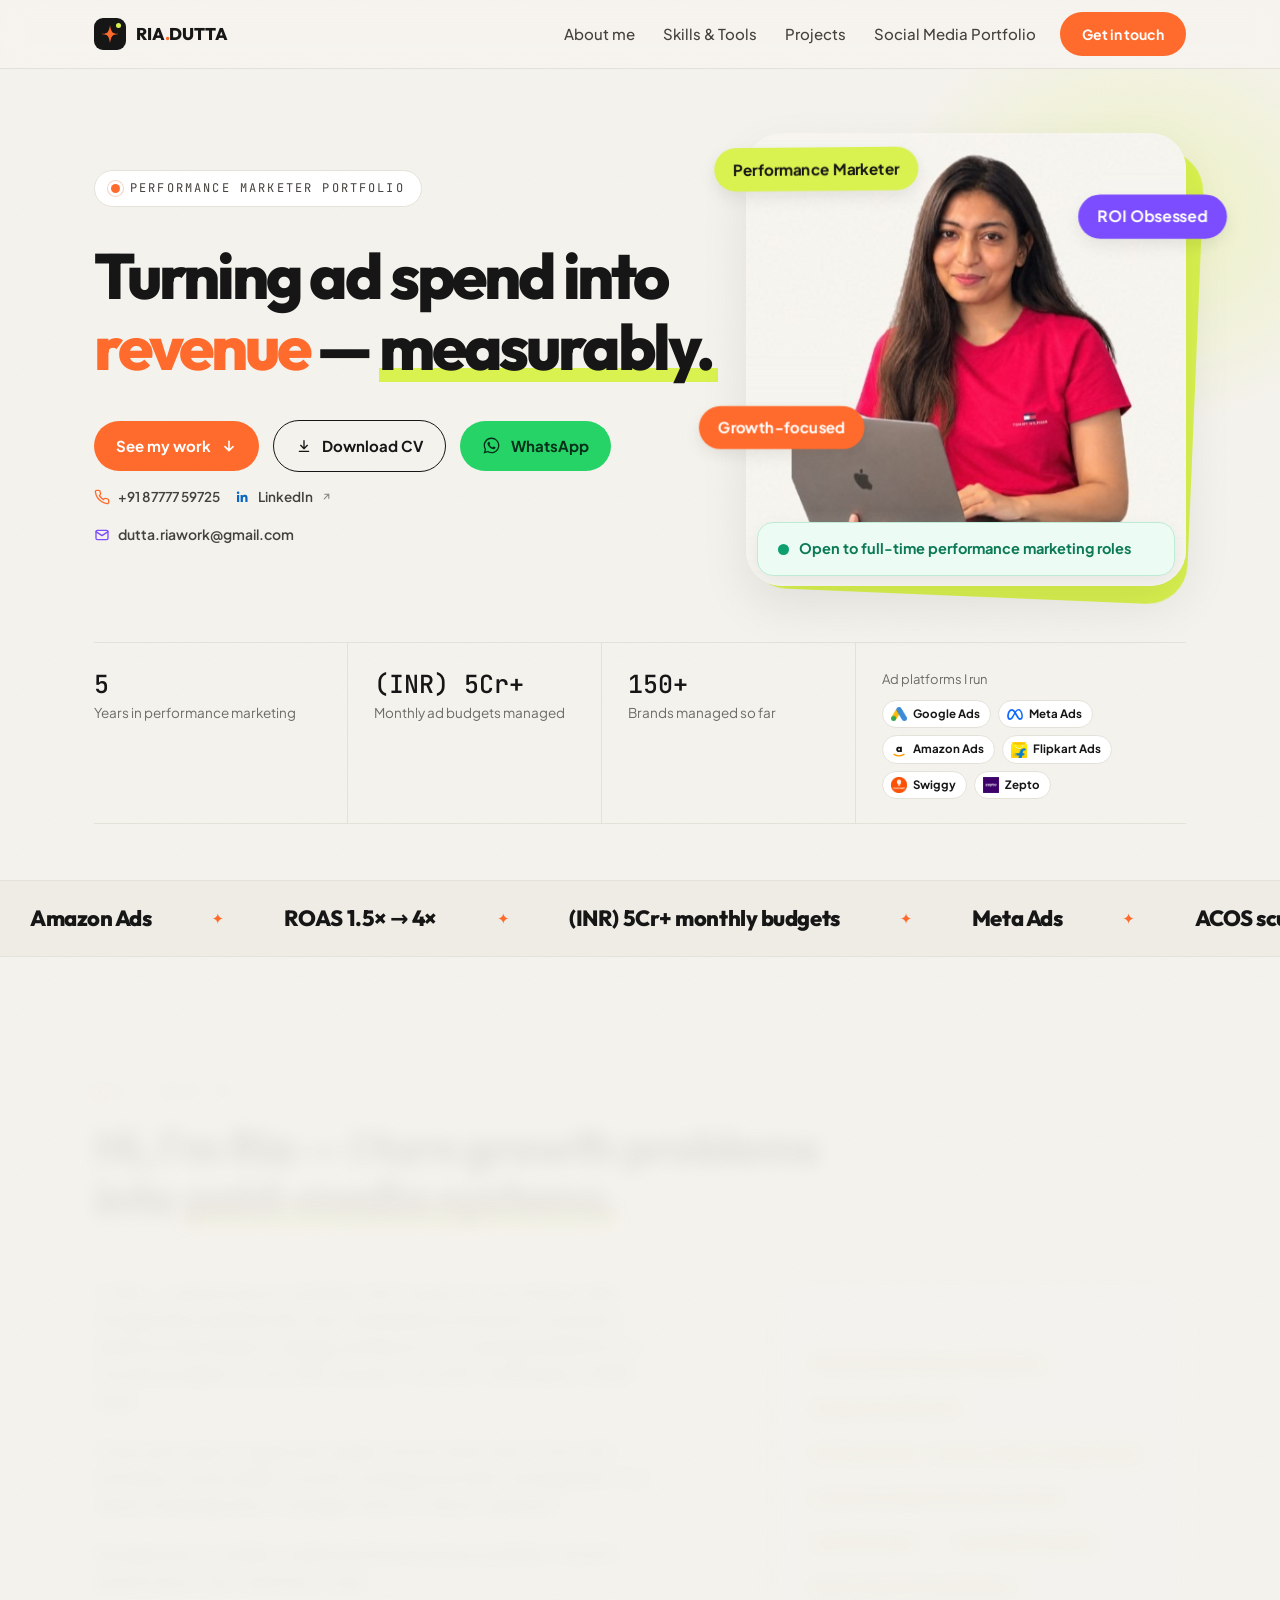
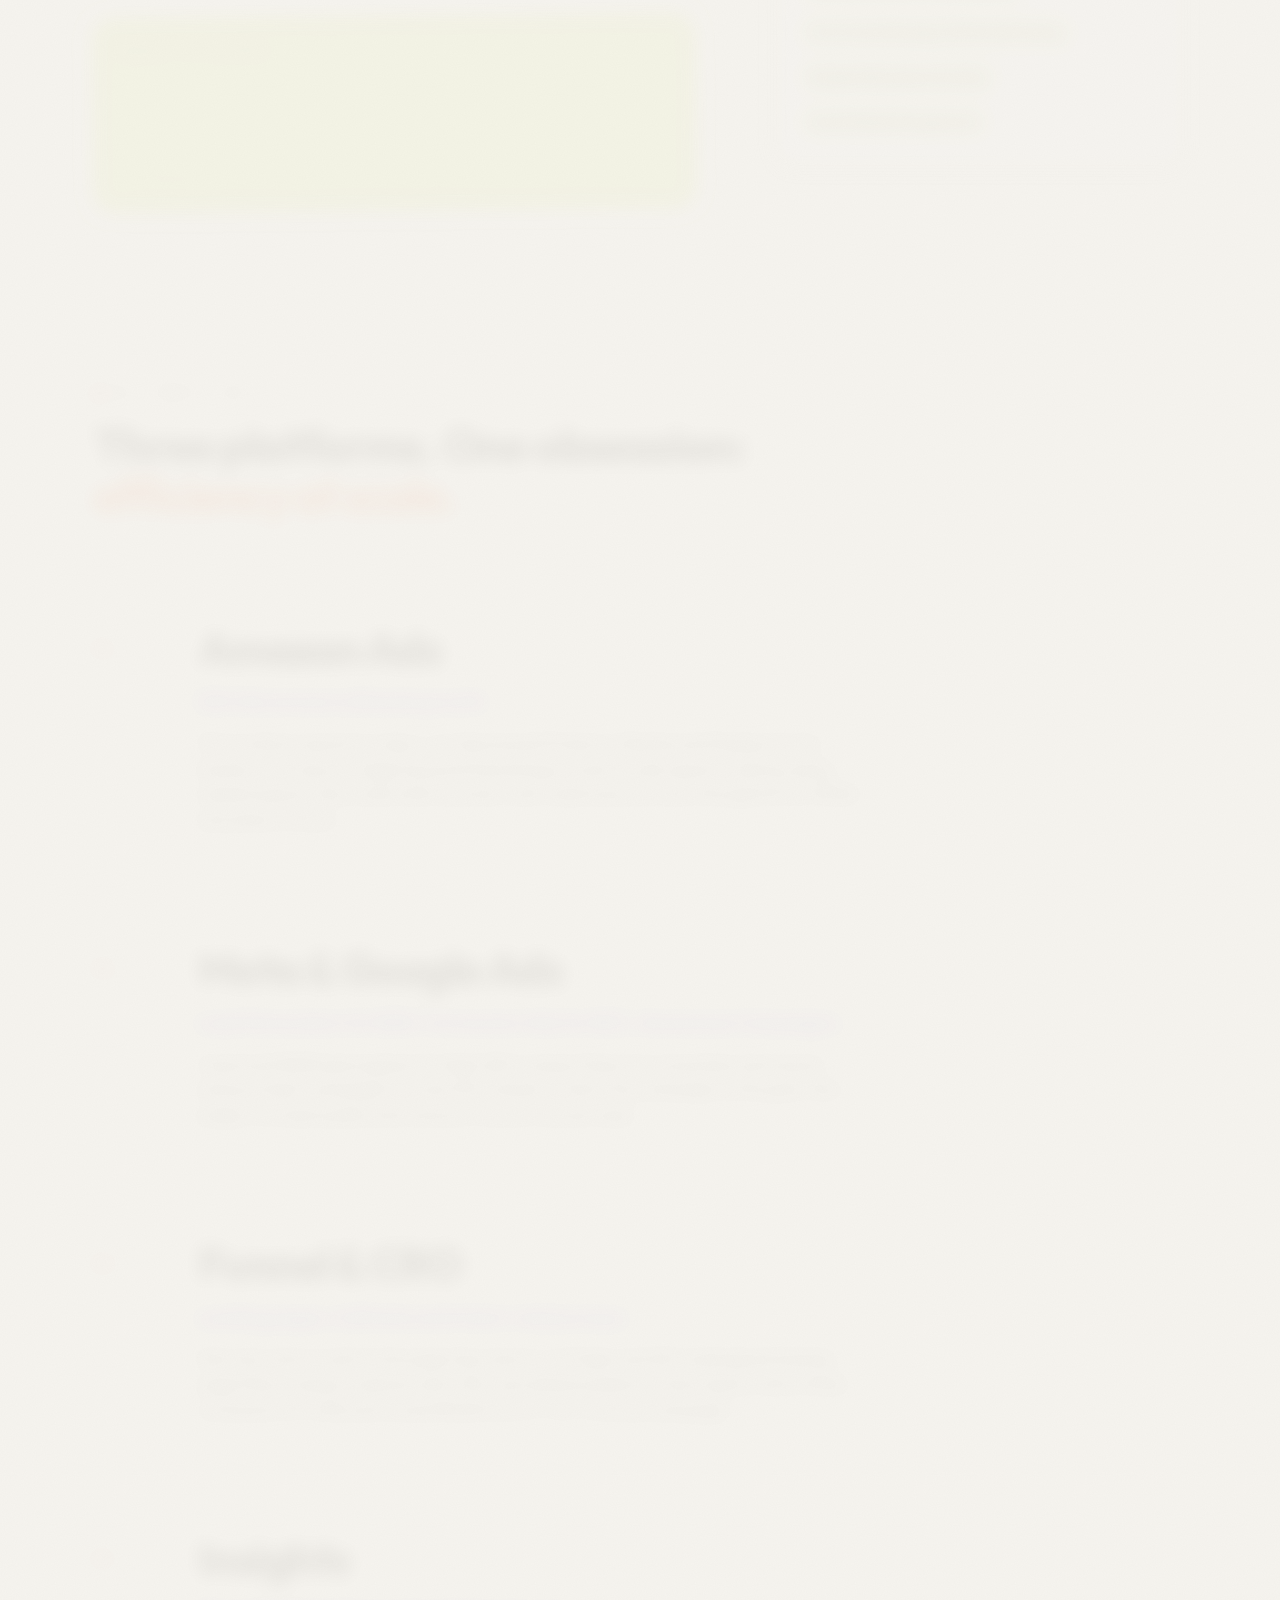
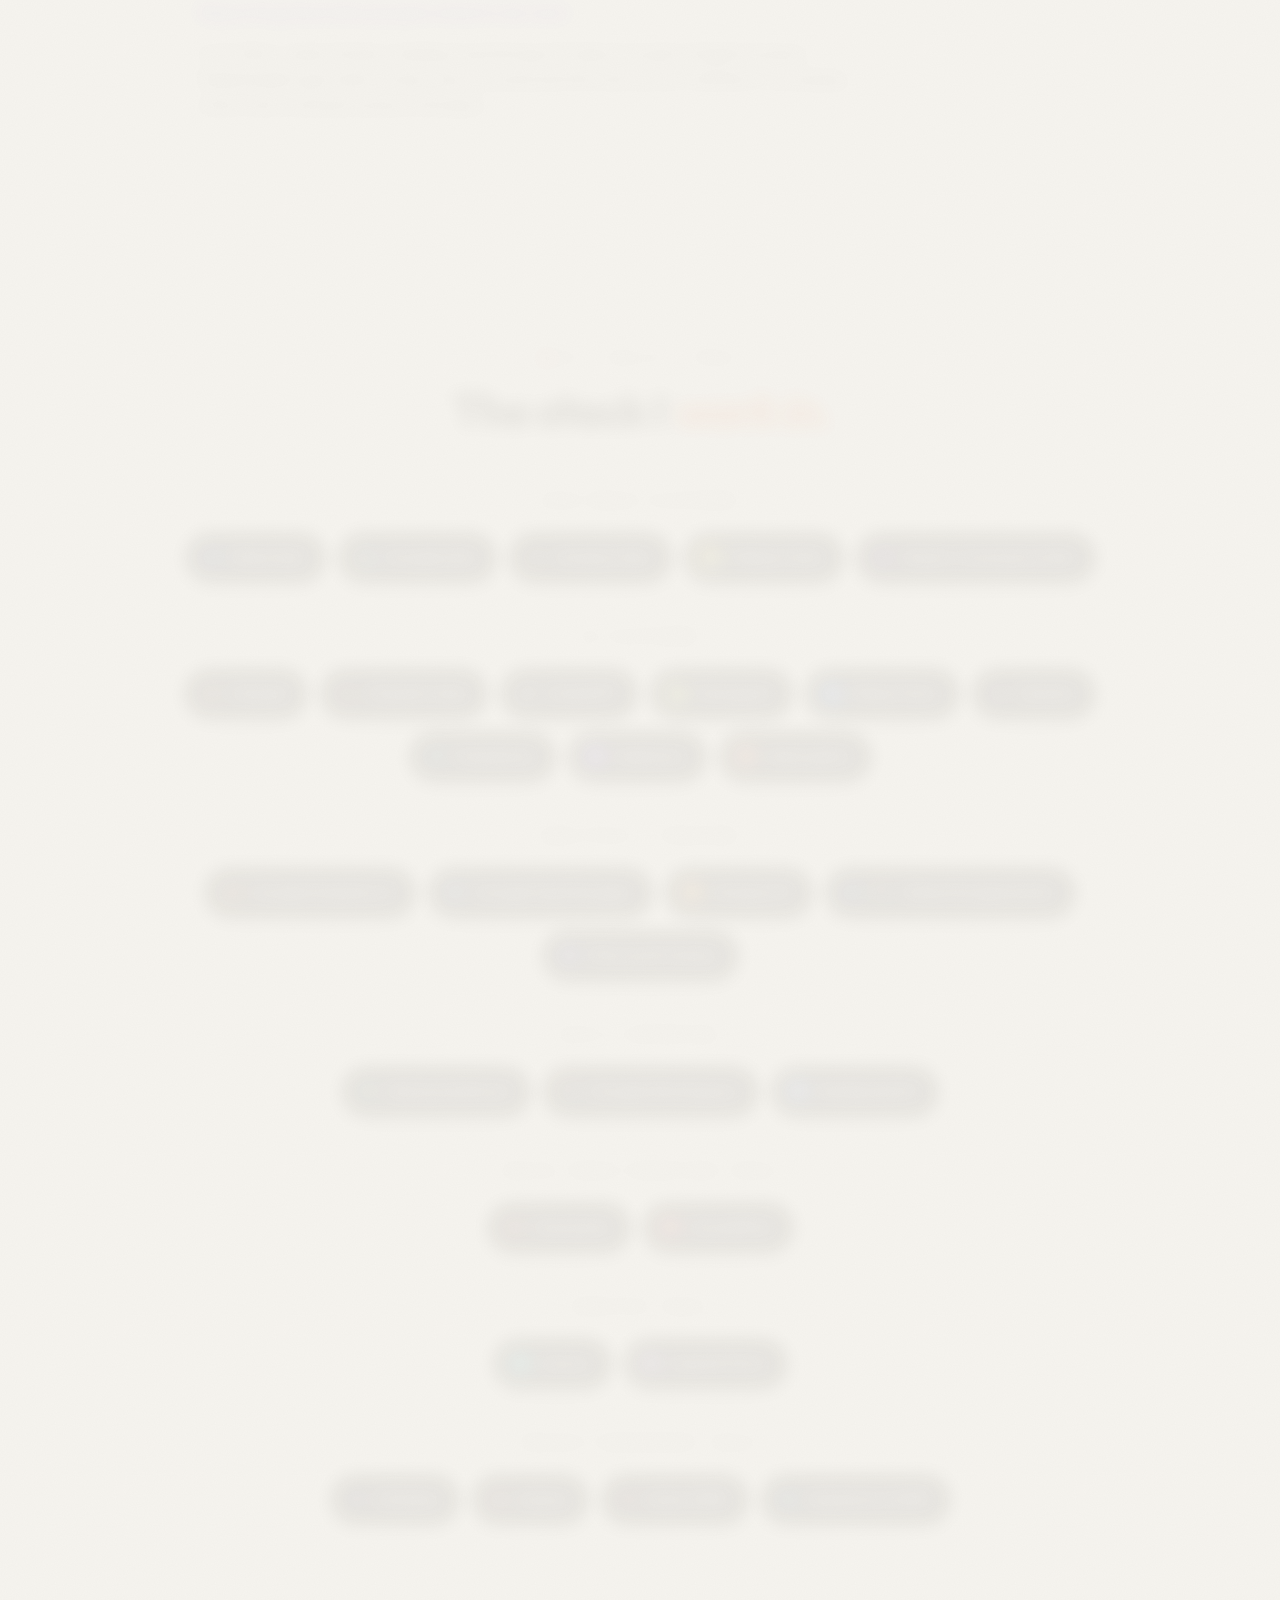
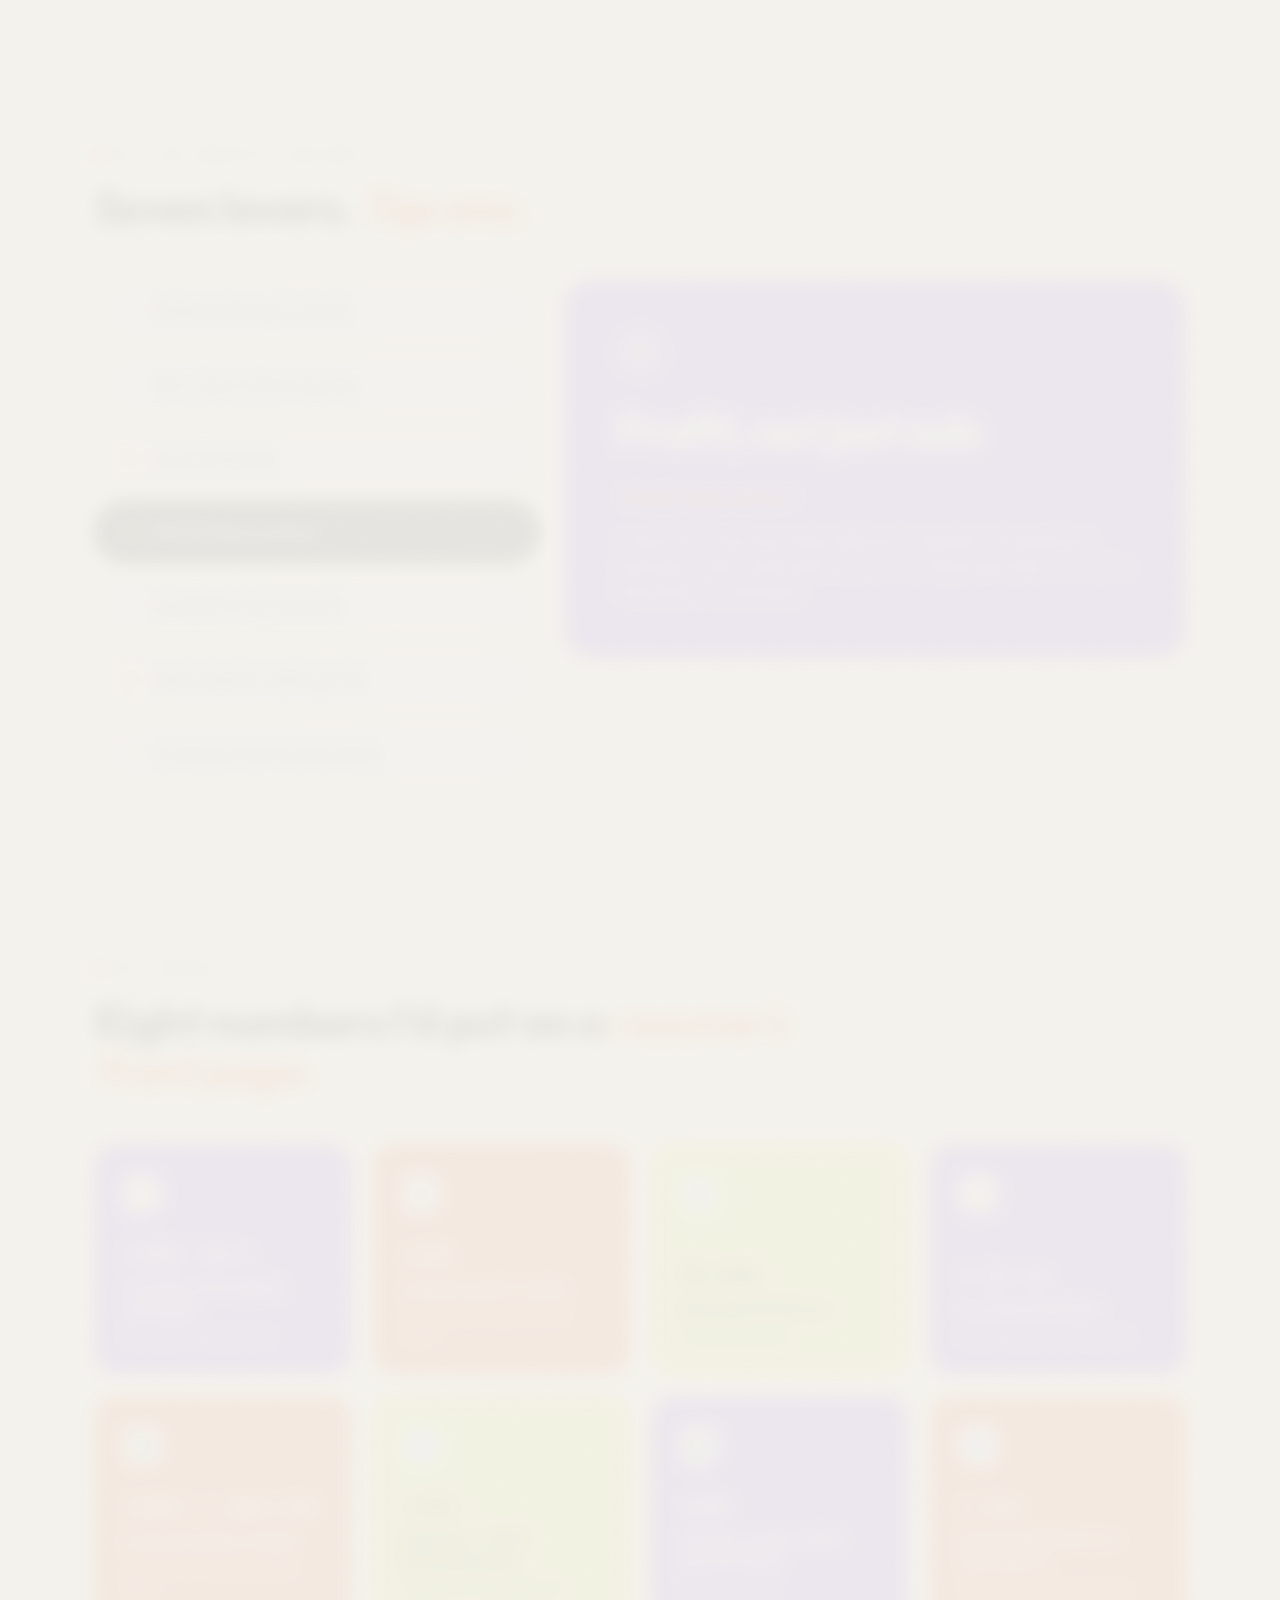
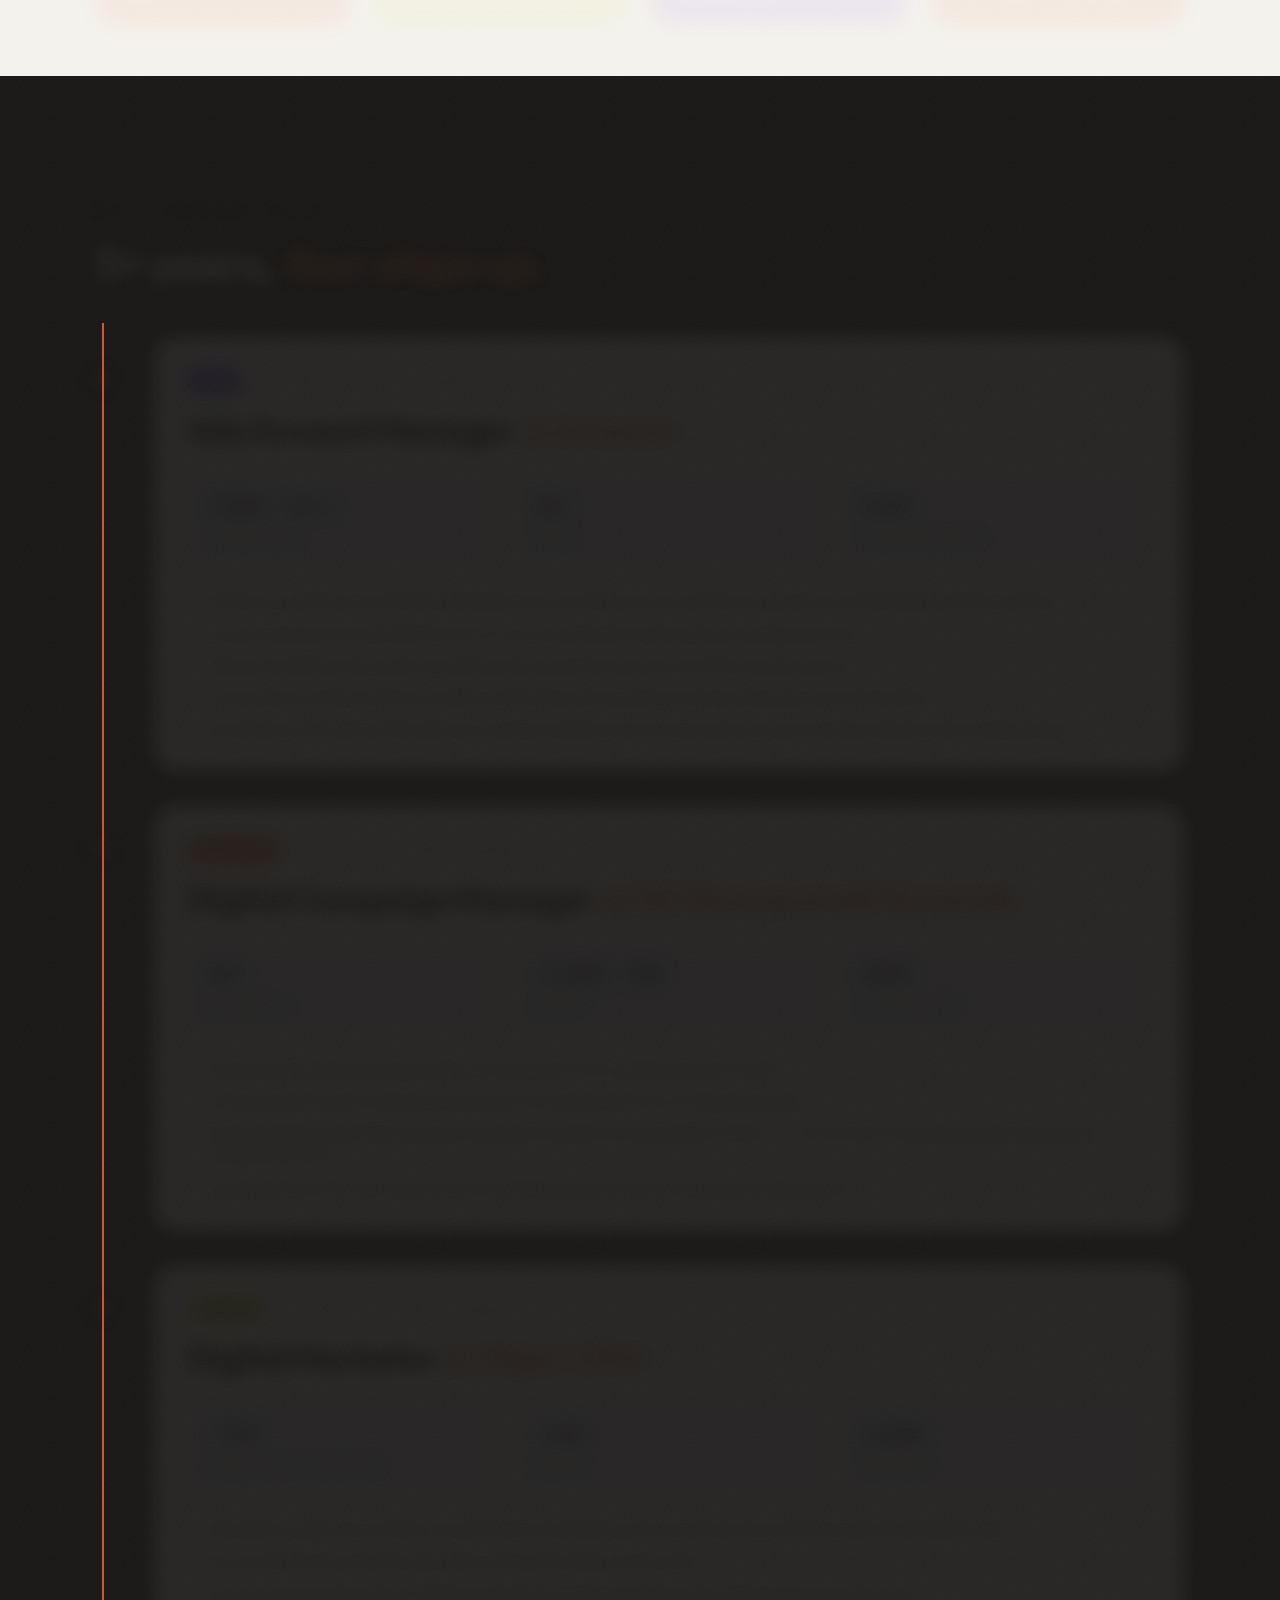
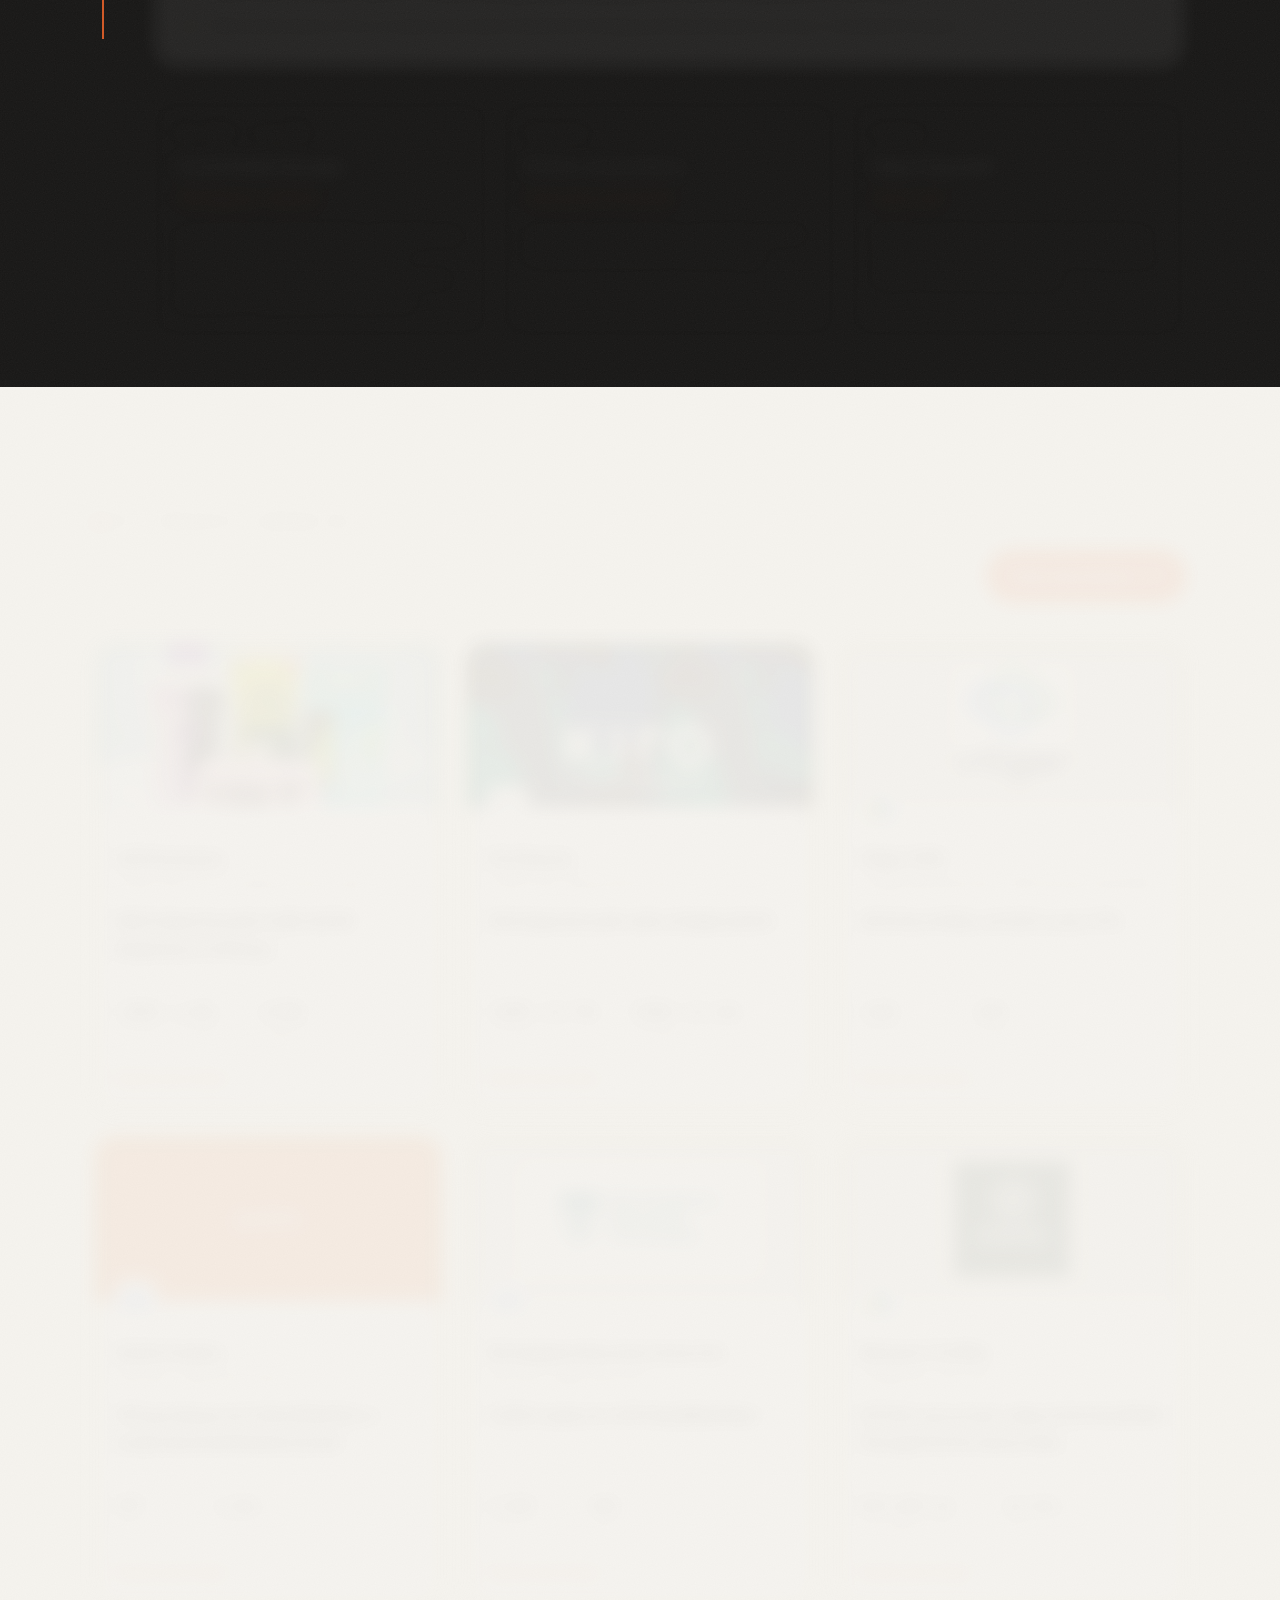
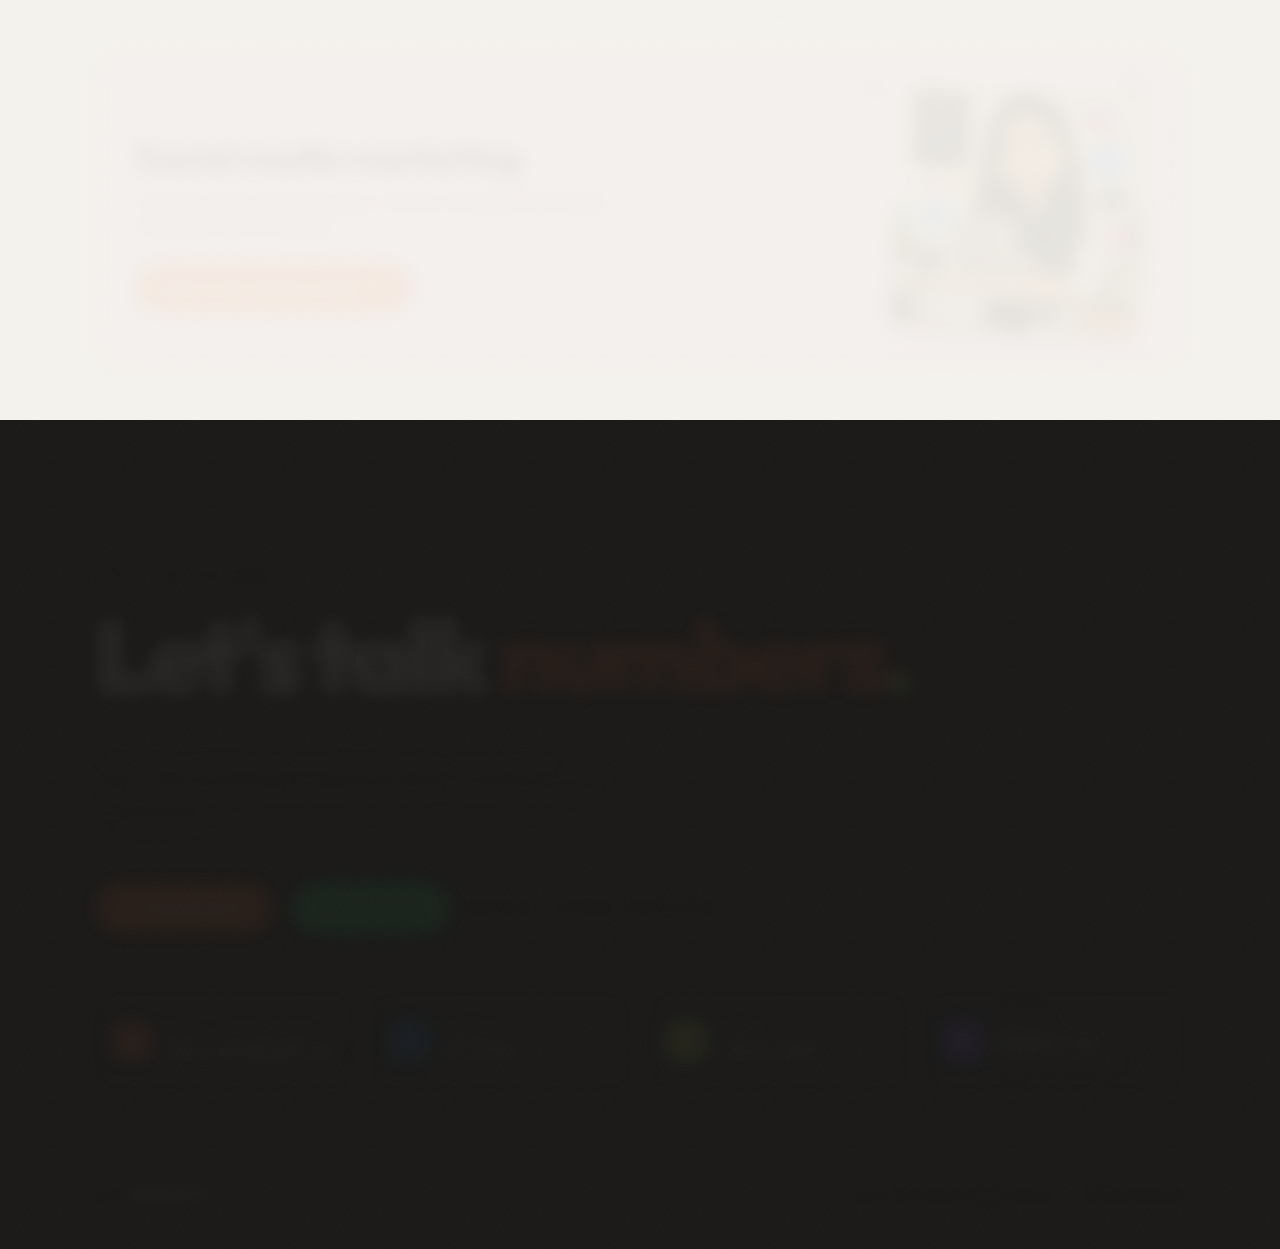
<file: index.html>
<!DOCTYPE html>
<html lang="en">
<head>
<meta charset="utf-8">
<meta name="viewport" content="width=device-width,initial-scale=1">
<title>Ria Dutta | Performance Marketing Specialist</title>
<meta name="description" content="Ria Dutta is a performance marketer with 5 years across Amazon Ads, Google Ads and Meta Ads. Open to full-time performance marketing roles.">
<link rel="icon" href="assets/img/favicon.svg" type="image/svg+xml">
<link rel="stylesheet" href="css/style.css">
<link rel="stylesheet" href="css/social.css">
</head>
<body id="top">

<header class="nav"><div class="wrap">
  <a class="logo" href="#top"><span class="mark"><span id="mk"></span><i></i></span><span>RIA<span class="dot">.</span>DUTTA</span></a>
  <div class="nav-r">
    <ul>
      <li><a href="#about">About me</a></li><li><a href="#skills">Skills &amp; Tools</a></li><li><a href="/projects">Projects</a></li><li><a href="/social-media">Social Media Portfolio</a></li>
    </ul>
    <a class="btn btn-o" href="#contact">Get in touch</a>
  </div>
</div></header>

<main>
<!-- HERO -->
<div class="hero"><div class="wrap">
  <div class="hero-grid">
    <div>
      <span class="chip-label">Performance Marketer Portfolio</span>
      <h1>Turning ad spend into <span class="o">revenue</span> &mdash; <span class="u">measurably.</span></h1>
      <div class="hero-cta">
        <a class="btn btn-o" href="#work">See my work <svg viewBox="0 0 24 24" fill="none" stroke="currentColor" stroke-width="2.4" stroke-linecap="round" stroke-linejoin="round"><path d="M12 5v14M6 13l6 6 6-6"/></svg></a>
        <a class="btn btn-line" href="assets/Ria_Dutta_CV.pdf" download="Ria_Dutta_CV.pdf"><svg viewBox="0 0 24 24" fill="none" stroke="currentColor" stroke-width="2" stroke-linecap="round" stroke-linejoin="round"><path d="M12 4v11M7 11l5 5 5-5M5 20h14"/></svg>Download CV</a>
        <a class="btn btn-wa" href="https://wa.me/918777759725?text=Hi%20Ria%2C%20I%20saw%20your%20portfolio%20and%20would%20like%20to%20connect." target="_blank" rel="noopener noreferrer" aria-label="Chat with Ria on WhatsApp"><svg class="wa-ic" viewBox="0 0 24 24" fill="currentColor" aria-hidden="true"><path d="M12.04 2C6.58 2 2.13 6.45 2.13 11.91c0 1.75.46 3.45 1.32 4.95L2.05 22l5.25-1.38a9.9 9.9 0 004.74 1.21h.01c5.46 0 9.91-4.45 9.91-9.91 0-2.65-1.03-5.14-2.9-7.01A9.82 9.82 0 0012.04 2zm0 18.15h-.01a8.2 8.2 0 01-4.18-1.15l-.3-.18-3.12.82.83-3.04-.2-.31a8.2 8.2 0 01-1.26-4.38c0-4.54 3.7-8.24 8.25-8.24 2.2 0 4.27.86 5.82 2.42a8.18 8.18 0 012.41 5.83c0 4.54-3.7 8.23-8.24 8.23zm4.52-6.16c-.25-.12-1.47-.72-1.69-.81-.23-.08-.39-.12-.56.12-.17.25-.64.81-.78.97-.14.17-.29.19-.54.06-.25-.12-1.05-.39-2-1.23-.74-.66-1.23-1.47-1.38-1.72-.14-.25-.02-.38.11-.5.11-.11.25-.29.37-.43.12-.14.17-.25.25-.41.08-.17.04-.31-.02-.43-.06-.12-.56-1.34-.76-1.84-.2-.48-.41-.42-.56-.43h-.48c-.17 0-.43.06-.66.31-.22.25-.86.85-.86 2.07 0 1.22.89 2.4 1.01 2.56.12.17 1.75 2.67 4.23 3.74.59.26 1.05.41 1.41.52.59.19 1.13.16 1.56.1.48-.07 1.47-.6 1.67-1.18.21-.58.21-1.07.14-1.18-.06-.1-.23-.16-.48-.29z"/></svg>WhatsApp</a>
        <a class="mini" href="tel:+918777759725"><svg viewBox="0 0 24 24" fill="none" stroke="#FF6B2C" stroke-width="2" stroke-linecap="round" stroke-linejoin="round"><path d="M22 16.9v3a2 2 0 01-2.200 2 19.800 19.800 0 01-8.600-3.100 19.500 19.500 0 01-6-6A19.800 19.800 0 012.100 4.200 2 2 0 014.100 2h3a2 2 0 012 1.700c.1 1 .4 1.900.7 2.800a2 2 0 01-.5 2.100L8.100 9.900a16 16 0 006 6l1.300-1.300a2 2 0 012.100-.4c.9.300 1.800.600 2.800.700a2 2 0 011.700 2z"/></svg>+91 87777 59725</a>
        <a class="mini" href="https://www.linkedin.com/in/ria-dutta/" target="_blank" rel="noopener"><svg viewBox="0 0 24 24"><rect x="2" y="2" width="20" height="20" rx="3" fill="none"/><path fill="#0A66C2" d="M4.500 9h3.300v10.500H4.500zM6.100 3.800a1.900 1.900 0 110 3.800 1.900 1.900 0 010-3.800zM9.800 9H13v1.500c.5-.9 1.600-1.700 3.300-1.700 3.400 0 4 2.200 4 5.100v5.600H17v-5c0-1.200 0-2.700-1.700-2.700s-1.900 1.300-1.900 2.600v5.100H10z"/></svg>LinkedIn <svg class="ext" viewBox="0 0 24 24" fill="none" stroke="currentColor" stroke-width="2.400" stroke-linecap="round" stroke-linejoin="round"><path d="M7 17L17 7M8 7h9v9"/></svg></a>
      </div>
      <a class="hero-mail" href="mailto:dutta.riawork@gmail.com"><svg viewBox="0 0 24 24" fill="none" stroke="currentColor" stroke-width="2" stroke-linecap="round" stroke-linejoin="round"><rect x="3" y="5" width="18" height="14" rx="2"/><path d="M3 7l9 6 9-6"/></svg>dutta.riawork@gmail.com</a>
    </div>
    <div class="photo-wrap">
      <div class="frame"></div>
      <div class="photo"><img src="assets/img/ria.jpg" alt="Ria Dutta with her laptop"><div class="status">Open to full-time performance marketing roles</div></div>
      <span class="tag t1">Performance Marketer</span>
      <span class="tag t2">ROI Obsessed</span>
      <span class="tag t3">Growth-focused</span>
    </div>
  </div>

  <div class="stats">
    <div class="stat"><b>5</b><span>Years in performance marketing</span></div>
    <div class="stat"><b>(INR) 5Cr+</b><span>Monthly ad budgets managed</span></div>
    <div class="stat"><b>150+</b><span>Brands managed so far</span></div>
    <div class="stat"><div class="plat-h">Ad platforms I run</div><div class="plat" id="platforms"></div></div>
  </div>
</div>
<div class="ticker" aria-hidden="true"><div class="ticker-track" id="ticker"></div></div>
</div>

<!-- 01 ABOUT -->
<section id="about"><div class="wrap">
  <div class="eyebrow">01 &mdash; About me</div>
  <h2 class="about-h">Hi, I'm Ria &mdash; I turn growth problems into <span class="hl">paid-media systems.</span></h2>
  <div class="about-grid">
    <div class="about-copy">
      <p>I'm Ria &mdash; a performance marketer with 5 years across Amazon Ads, Google Ads and Meta Ads, plus marketplace and quick-commerce platforms like Flipkart, Swiggy and Myntra. I've managed (INR) 5Cr+ in monthly budgets across 150+ brands, from D2C challengers to B2B SaaS.</p>
      <p>Three-plus years in agencies taught me the other half of the craft &mdash; branding, social media, content strategy and client management. So I read a campaign like a strategist and run it like an operator.</p>
      <p>My approach is simple: understand the business problem, find the growth lever, test, optimise, scale.</p>
      <div class="headed"><h4>Where I'm headed</h4><p>I'm looking for Performance Marketing, Growth Marketing, Paid Acquisition, Ecommerce, Marketplace, Quick Commerce, D2C and B2B SaaS roles &mdash; where marketing is measured by business outcomes, not just clicks and impressions.</p></div>
    </div>
    <aside class="card spec"><h4>What I specialise in</h4><div>
      <span>Paid Media &amp; Performance Marketing</span><span>Google Ads &amp; Meta Ads</span><span>Marketplace Ads &mdash; Amazon, Flipkart, Swiggy, Myntra</span><span>Ecommerce &amp; Quick Commerce Growth</span><span>Lead Generation</span><span>SaaS / B2B Acquisition</span><span>ROAS, ACOS &amp; CPL Optimization</span><span>Full-Funnel Strategy, CRO &amp; A/B Testing</span><span>Budget Allocation &amp; Scaling</span><span>Social Media Management</span>
    </div></aside>
  </div>
</div></section>

<!-- 02 WHAT I DO -->
<section id="what"><div class="wrap">
  <div class="eyebrow">02 &mdash; What I do</div>
  <h2 class="sec wid-h">Three platforms. One obsession:<br><span class="it" style="font-style:normal">efficiency at scale.</span></h2>
  <div class="row"><div class="n">01</div><div><h3>Amazon Ads</h3><div class="sub">D2C/Ecommerce Brands growth</div><p>This is where I spend my days. I run Sponsored Products, Brands and Display for 26+ brands, from launch-stage keyword harvesting to event-scale spend. I start by fixing wasted spend, then scale what is proven, and I read every account through ACOS, ROAS and share of voice.</p></div></div>
  <div class="row"><div class="n">02</div><div><h3>Meta &amp; Google Ads</h3><div class="sub">Lead Generation for B2B; Conversion Ads for B2C; Awareness Campaigns</div><p>I have built B2B lead engines for SaaS, B2C enquiry flows for universities and resorts, and purchase campaigns for new D2C brands. I match the campaign to the goal, then judge it on lead quality and revenue, not just cost per lead.</p></div></div>
  <div class="row"><div class="n">03</div><div><h3>Funnel &amp; CRO</h3><div class="sub">Landing pages, A/B tests and intent-led journeys</div><p>Ads only work as well as the page they land on. At Vtiger and QS I redesigned landing page flows, tested creatives and CTAs, and refined audience intent layers, which lifted conversion 15-25% and moved ROAS from 0.7 to 1.3 on one campaign.</p></div></div>
  <div class="row"><div class="n">04</div><div><h3>Insights</h3><div class="sub">Reporting that tells people what to do next</div><p>I turn GA4, Looker Studio, HubSpot and Amazon Pi data into plain-English reviews. Stakeholders get what moved, why it moved and the next action, whether it is a weekly client call or a brand review at Amazon.</p></div></div>
</div></section>

<!-- 03 SKILLS -->
<section id="skills" class="skills"><div class="wrap">
  <div class="eyebrow">03 &mdash; Skills &amp; Tools</div>
  <h2 class="sec">The stack I <span class="it">work in.</span></h2>
  <div id="toolgroups"></div>
</div></section>

<!-- 04 RESULTS -->
<section id="results"><div class="wrap">
  <div class="eyebrow">04 &mdash; Key results I deliver</div>
  <h2 class="sec">Seven levers. <span class="it">Tap one.</span></h2>
  <div class="lev">
    <div class="lev-list" id="levlist" role="tablist"></div>
    <div class="lev-panel" id="levpanel" aria-live="polite"></div>
  </div>
</div></section>

<!-- 05 IMPACT -->
<section id="impact"><div class="wrap">
  <div class="eyebrow">05 &mdash; Impact</div>
  <h2 class="sec" style="max-width:760px">Eight numbers I'd put on a <span class="it">resume's front page.</span></h2>
  <div class="imp" id="imp"></div>
</div></section>

<!-- 06 JOURNEY -->
<section id="journey" class="dark"><div class="wrap">
  <div class="eyebrow">06 &mdash; Experience journey</div>
  <h2 class="sec">5+ years, <span class="it">four steps up.</span></h2>
  <div class="tl">
    <article class="job"><div class="top"><span class="pill pu">Now</span><span class="when">Sep 2025 &ndash; Present &middot; Bangalore</span></div>
      <h3>Ads Account Manager <i>@ Amazon</i></h3>
      <div class="mini3"><div><b>(INR) 4Cr+</b><span>monthly spend</span></div><div><b>26+</b><span>brands</span></div><div><b>115%</b><span>event ad-sales uplift</span></div></div>
      <ul><li>Run Sponsored Products, Brands and Display for 26+ brands across competitive categories, including Beauty &amp; Personal Care.</li><li>Lifted one brand's monthly ROAS from 1.5&times; to 4&times; through bids, targeting and campaign structure.</li><li>Delivered a 115% ad-sales uplift over BAU during key Amazon events, on a 77% increase in spend.</li><li>Cut a brand's monthly ACOS from 70% to 20% with proactive defect tracking and placement optimisation.</li><li>Turn Amazon Pi and Ads CoPilot data into category insights on search rank, glance views and market share for brand stakeholders.</li></ul></article>
    <article class="job"><div class="top"><span class="pill or">Education</span><span class="when">Jan 2025 &ndash; Jul 2025 &middot; Bangalore</span></div>
      <h3>Digital Campaign Manager <i>@ QS Quacquarelli Symonds</i></h3>
      <div class="mini3"><div><b>20+</b><span>global clients</span></div><div><b>~(INR) 200</b><span>B2C CPL</span></div><div><b>200%</b><span>avg monthly ROI</span></div></div>
      <ul><li>Planned and optimised Google and Meta campaigns for 20+ global education clients.</li><li>Generated B2C leads for global universities at around (INR) 200 CPL, holding lead quality.</li><li>Scaled the Birmingham Newman lead campaign on a $10K monthly budget: ROAS 0.7 &rarr; 1.3 in 4 months via landing page redesign and creative A/B tests.</li><li>Used Meta Ads, GA4 and Looker Studio to find KPI gaps and write structured optimisation plans.</li></ul></article>
    <article class="job"><div class="top"><span class="pill li">SaaS B2B</span><span class="when">Feb 2023 &ndash; Jan 2025 &middot; Bangalore</span></div>
      <h3>Digital Marketer <i>@ Vtiger CRM</i></h3>
      <div class="mini3"><div><b>-79%</b><span>CPL ((INR) 1,200 &rarr; (INR) 250)</span></div><div><b>-61%</b><span>ad costs</span></div><div><b>+160%</b><span>traffic QoQ</span></div></div>
      <ul><li>Ran paid campaigns across Meta, Google Search and Display; grew monthly revenue 20% through funnel segmentation.</li><li>Drove a 30% rise in quarterly sales while cutting advertising costs by 61%.</li><li>Improved conversion rates 15-25% by redesigning landing page flows and refining audience intent layers.</li><li>Mentored a team of four on execution and worked with strategy and brand teams on lower-funnel performance.</li></ul></article>
    <div class="more">
      <div><small>Mar 2022 &ndash; Jan 2023</small><h5>Social Media Manager</h5><em>361 Degrees &middot; Kolkata</em><p>Launched and optimised 50+ campaigns (up to (INR) 1L/month) and wrote 40+ ad strategies for pitches across fashion, food, education, hospitality and healthcare.</p></div>
      <div><small>Education</small><h5>B.Com, Accountancy</h5><em>University of Calcutta</em><p>A commerce foundation: I read ad accounts the way an accountant reads a ledger.</p></div>
      <div><small>Ongoing</small><h5>Reporting habit</h5><em>Every role</em><p>Weekly, monthly and quarterly performance reviews with clear next actions, from agency clients to brand stakeholders.</p></div>
    </div>
  </div>
</div></section>

<!-- 07 WORK -->
<section id="work"><div class="wrap">
  <div class="eyebrow">07 &mdash; Projects I worked on</div>
  <div class="head-row"><h2 class="sec">13 campaigns, <span class="it">real dashboards.</span></h2>
    <a class="btn btn-o" href="/projects">View all projects <svg viewBox="0 0 24 24" fill="none" stroke="currentColor" stroke-width="2.400" stroke-linecap="round" stroke-linejoin="round"><path d="M7 17L17 7M8 7h9v9"/></svg></a></div>
  <div class="grid3" id="home-cards"></div>
  <a class="sm-banner" href="/social-media">
    <svg class="spk a" viewBox="0 0 24 24" fill="none" stroke="currentColor" stroke-width="1.4" stroke-linejoin="round"><path d="M12 1.5c.8 6.200 3 10 5.500 10.800 1.200.4 3.300.9 5 .9-1.700.1-3.800.6-5 1-2.500.8-4.700 4.600-5.500 10.800-.8-6.200-3-10-5.500-10.800-1.200-.4-3.300-.9-5-1 1.700 0 3.800-.5 5-.9C9 11.500 11.200 7.700 12 1.500z"/></svg>
    <svg class="spk b" viewBox="0 0 24 24" fill="none" stroke="currentColor" stroke-width="1.4" stroke-linejoin="round"><path d="M12 1.5c.8 6.200 3 10 5.500 10.800 1.200.4 3.300.9 5 .9-1.700.1-3.800.6-5 1-2.500.8-4.700 4.600-5.500 10.800-.8-6.200-3-10-5.500-10.800-1.200-.4-3.300-.9-5-1 1.700 0 3.800-.5 5-.9C9 11.500 11.200 7.700 12 1.500z"/></svg>
    <div><div class="eyebrow">Also in my portfolio</div><h3>Social media marketing</h3><p>Content writing, Instagram grids, content calendars, ads insights and reports from 15 brands.</p><span class="btn btn-o">View social media portfolio <svg viewBox="0 0 24 24" fill="none" stroke="currentColor" stroke-width="2.400" stroke-linecap="round" stroke-linejoin="round"><path d="M7 17L17 7M8 7h9v9"/></svg></span></div>
    <div class="pic"><img src="assets/social/hero.jpg" alt="Illustration of Ria Dutta with social media icons" loading="lazy"></div>
  </a>
</div></section>

<!-- 08 CONTACT -->
<section id="contact" class="dark contact"><div class="wrap">
  <div class="eyebrow lime">08 &mdash; Get in touch</div>
  <h2>Let's talk <span class="o">numbers</span><span class="l">.</span></h2>
  <p class="lead">Hiring for a performance marketing role, or just want a second pair of eyes on your ad account? My inbox is open &mdash; I reply fast.</p>
  <div class="cv-row"><a class="btn btn-o" href="assets/Ria_Dutta_CV.pdf" download="Ria_Dutta_CV.pdf"><svg viewBox="0 0 24 24" fill="none" stroke="currentColor" stroke-width="2" stroke-linecap="round" stroke-linejoin="round"><path d="M12 4v11M7 11l5 5 5-5M5 20h14"/></svg>Download CV</a>
  <a class="btn btn-wa" href="https://wa.me/918777759725?text=Hi%20Ria%2C%20I%20saw%20your%20portfolio%20and%20would%20like%20to%20connect." target="_blank" rel="noopener noreferrer" aria-label="Chat with Ria on WhatsApp"><svg class="wa-ic" viewBox="0 0 24 24" fill="currentColor" aria-hidden="true"><path d="M12.04 2C6.58 2 2.13 6.45 2.13 11.91c0 1.75.46 3.45 1.32 4.95L2.05 22l5.25-1.38a9.9 9.9 0 004.74 1.21h.01c5.46 0 9.91-4.45 9.91-9.91 0-2.65-1.03-5.14-2.9-7.01A9.82 9.82 0 0012.04 2zm0 18.15h-.01a8.2 8.2 0 01-4.18-1.15l-.3-.18-3.12.82.83-3.04-.2-.31a8.2 8.2 0 01-1.26-4.38c0-4.54 3.7-8.24 8.25-8.24 2.2 0 4.27.86 5.82 2.42a8.18 8.18 0 012.41 5.83c0 4.54-3.7 8.23-8.24 8.23zm4.52-6.16c-.25-.12-1.47-.72-1.69-.81-.23-.08-.39-.12-.56.12-.17.25-.64.81-.78.97-.14.17-.29.19-.54.06-.25-.12-1.05-.39-2-1.23-.74-.66-1.23-1.47-1.38-1.72-.14-.25-.02-.38.11-.5.11-.11.25-.29.37-.43.12-.14.17-.25.25-.41.08-.17.04-.31-.02-.43-.06-.12-.56-1.34-.76-1.84-.2-.48-.41-.42-.56-.43h-.48c-.17 0-.43.06-.66.31-.22.25-.86.85-.86 2.07 0 1.22.89 2.4 1.01 2.56.12.17 1.75 2.67 4.23 3.74.59.26 1.05.41 1.41.52.59.19 1.13.16 1.56.1.48-.07 1.47-.6 1.67-1.18.21-.58.21-1.07.14-1.18-.06-.1-.23-.16-.48-.29z"/></svg>WhatsApp</a><small>One click &mdash; no forms, no gatekeeping</small></div>
  <div class="cgrid">
    <button class="cc" id="copymail" type="button"><i style="background:#FF6B2C"><svg viewBox="0 0 24 24" fill="none" stroke="#fff" stroke-width="2" stroke-linecap="round" stroke-linejoin="round"><rect x="9" y="9" width="11" height="11" rx="2"/><path d="M5 15V5a1 1 0 011-1h10"/></svg></i><span><small id="mailsm">Email &mdash; click to copy</small><b>dutta.riawork@gmail.com</b></span></button>
    <a class="cc" href="https://www.linkedin.com/in/ria-dutta/" target="_blank" rel="noopener"><i style="background:#0A66C2"><svg viewBox="0 0 24 24" fill="#fff"><path d="M4.500 9h3.300v10.500H4.500zM6.100 3.800a1.900 1.900 0 110 3.800 1.900 1.900 0 010-3.800zM9.800 9H13v1.500c.5-.9 1.600-1.700 3.300-1.700 3.400 0 4 2.200 4 5.100v5.600H17v-5c0-1.200 0-2.700-1.700-2.700s-1.900 1.300-1.900 2.600v5.100H10z"/></svg></i><span><small>LinkedIn</small><b>in/ria-dutta</b></span></a>
    <a class="cc" href="tel:+918777759725"><i style="background:#D9F24F"><svg viewBox="0 0 24 24" fill="none" stroke="#1d2204" stroke-width="2" stroke-linecap="round" stroke-linejoin="round"><path d="M22 16.9v3a2 2 0 01-2.200 2 19.800 19.800 0 01-8.600-3.100 19.500 19.500 0 01-6-6A19.800 19.800 0 012.100 4.200 2 2 0 014.100 2h3a2 2 0 012 1.700c.1 1 .4 1.900.7 2.800a2 2 0 01-.5 2.100L8.100 9.900a16 16 0 006 6l1.300-1.300a2 2 0 012.100-.4c.9.300 1.800.600 2.800.700a2 2 0 011.700 2z"/></svg></i><span><small>Phone</small><b>+91 87777 59725</b></span></a>
    <div class="cc"><i style="background:#7B4DFF"><svg viewBox="0 0 24 24" fill="none" stroke="#fff" stroke-width="2" stroke-linecap="round" stroke-linejoin="round"><path d="M12 21s7-5.600 7-11a7 7 0 10-14 0c0 5.400 7 11 7 11z"/><circle cx="12" cy="10" r="2.500"/></svg></i><span><small>Based in</small><b>Bangalore, India</b><em>Open to full-time roles</em></span></div>
  </div>
  <footer class="ft"><a class="logo" href="#top"><span class="mark"><span id="mk2"></span></span><span>RIA<span class="dot">.</span>DUTTA</span></a><small>Built from real campaign data &middot; &copy; 2026 Ria Dutta</small></footer>
</div></section>
</main>

<script src="js/data.js"></script>
<script src="js/common.js"></script>
<script src="js/home.js"></script>
<script src="js/fx.js"></script>
</body>
</html>
</file>
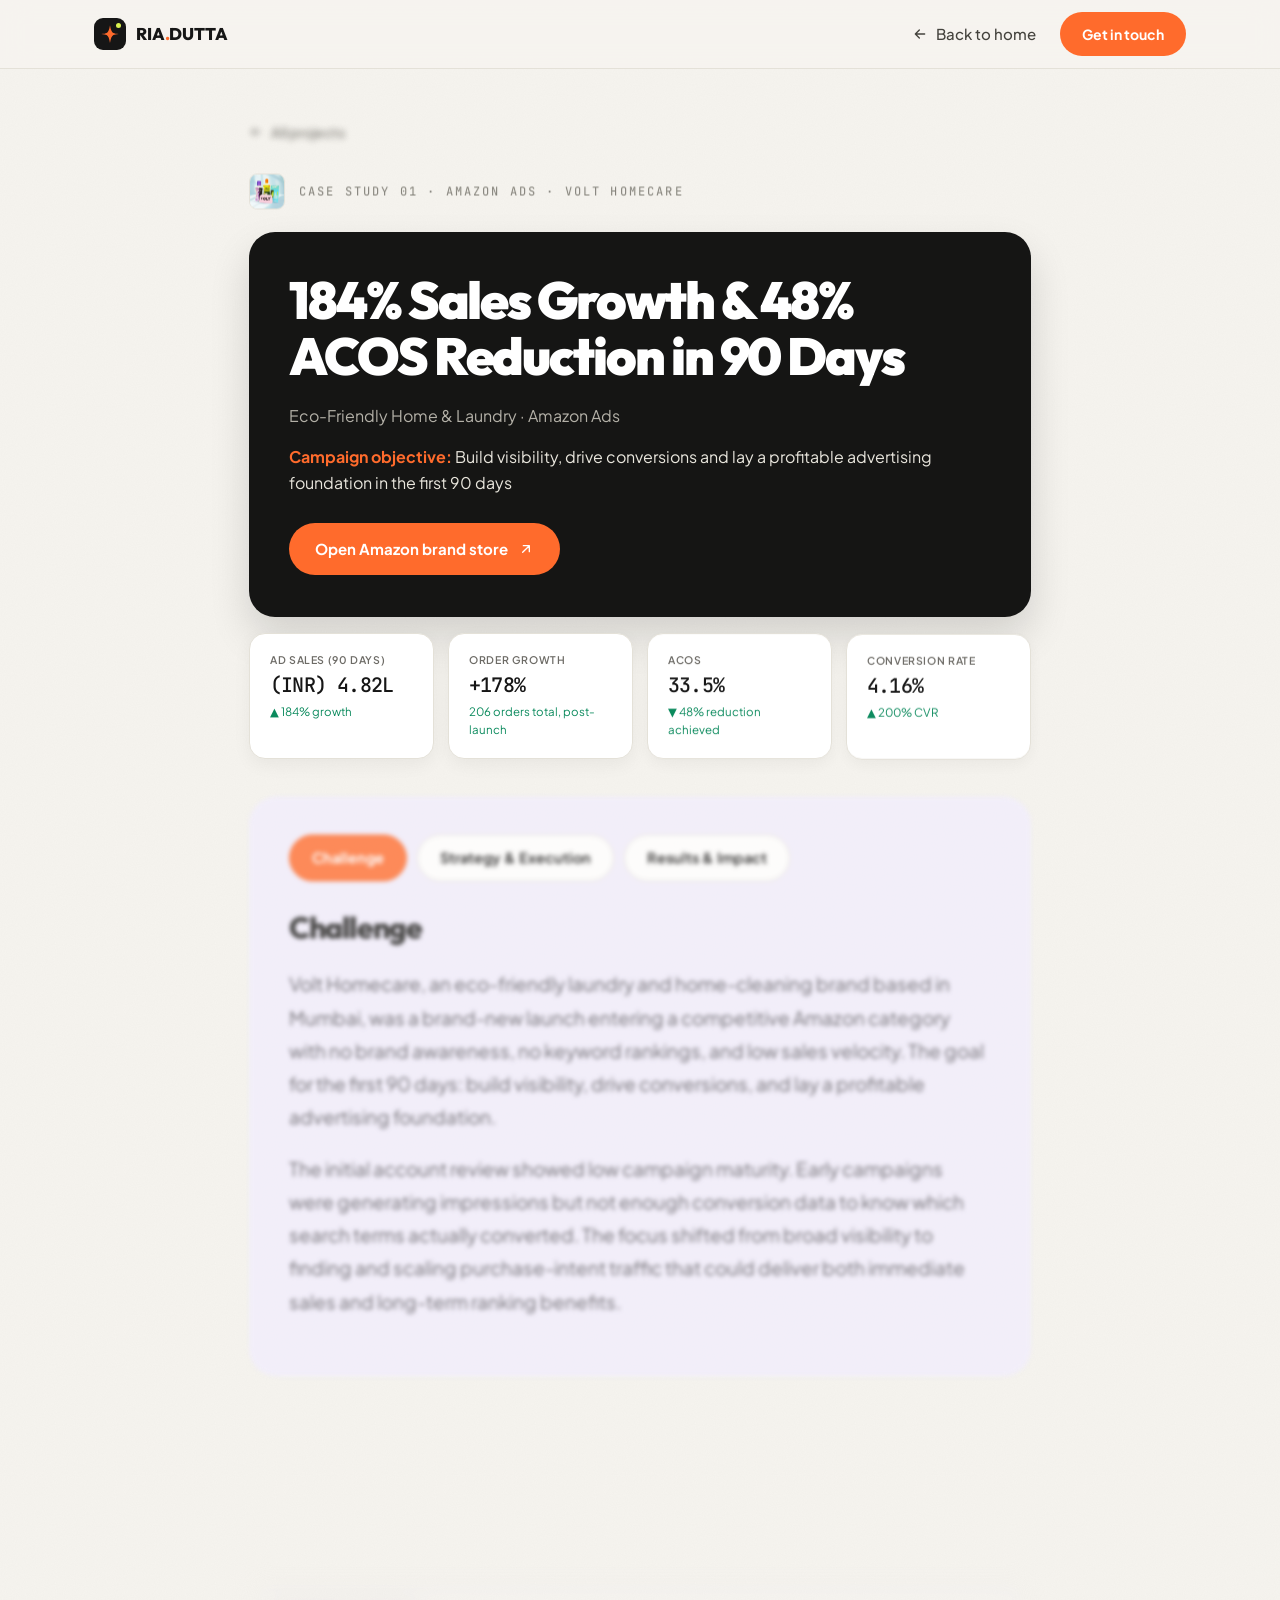
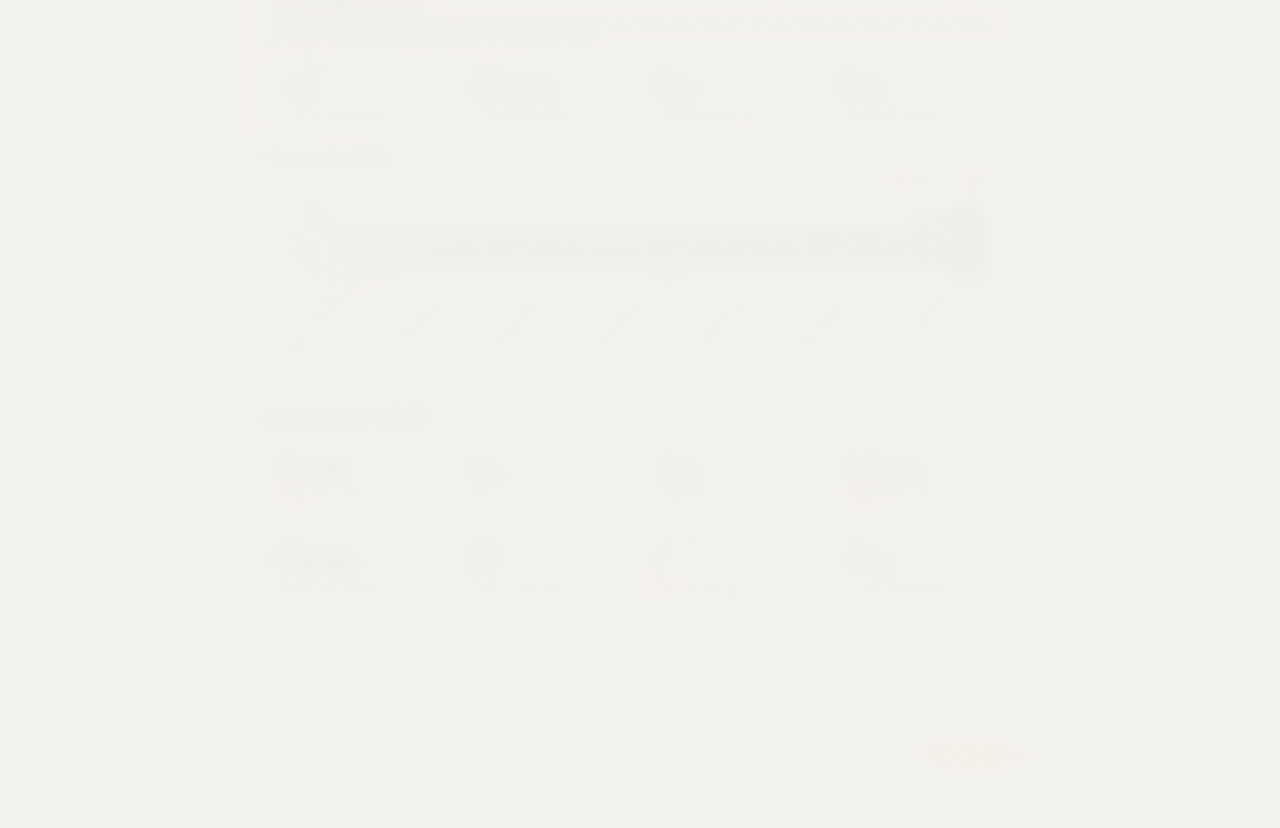
<file: case-study.html>
<!DOCTYPE html>
<html lang="en"><head><meta charset="utf-8"><meta name="viewport" content="width=device-width,initial-scale=1">
<link rel="icon" href="assets/img/favicon.svg" type="image/svg+xml"><link rel="stylesheet" href="css/style.css">
<title>Case Study | Ria Dutta</title></head>
<body id="top">
<header class="nav"><div class="wrap"><a class="logo" href="/"><span class="mark"><span id="mk"></span><i></i></span><span>RIA<span class="dot">.</span>DUTTA</span></a><div class="nav-r"><a class="back" href="/"><svg width="16" height="16" viewBox="0 0 24 24" fill="none" stroke="currentColor" stroke-width="2" stroke-linecap="round" stroke-linejoin="round"><path d="M19 12H5M11 6l-6 6 6 6"/></svg>Back to home</a><a class="btn btn-o" href="/#contact">Get in touch</a></div></div></header>
<main><article class="cs" id="cs"></article></main>
<script src="js/data.js"></script><script src="js/common.js"></script>
<script src="js/case-study.js"></script>
<script src="js/fx.js"></script>
</body></html>
</file>
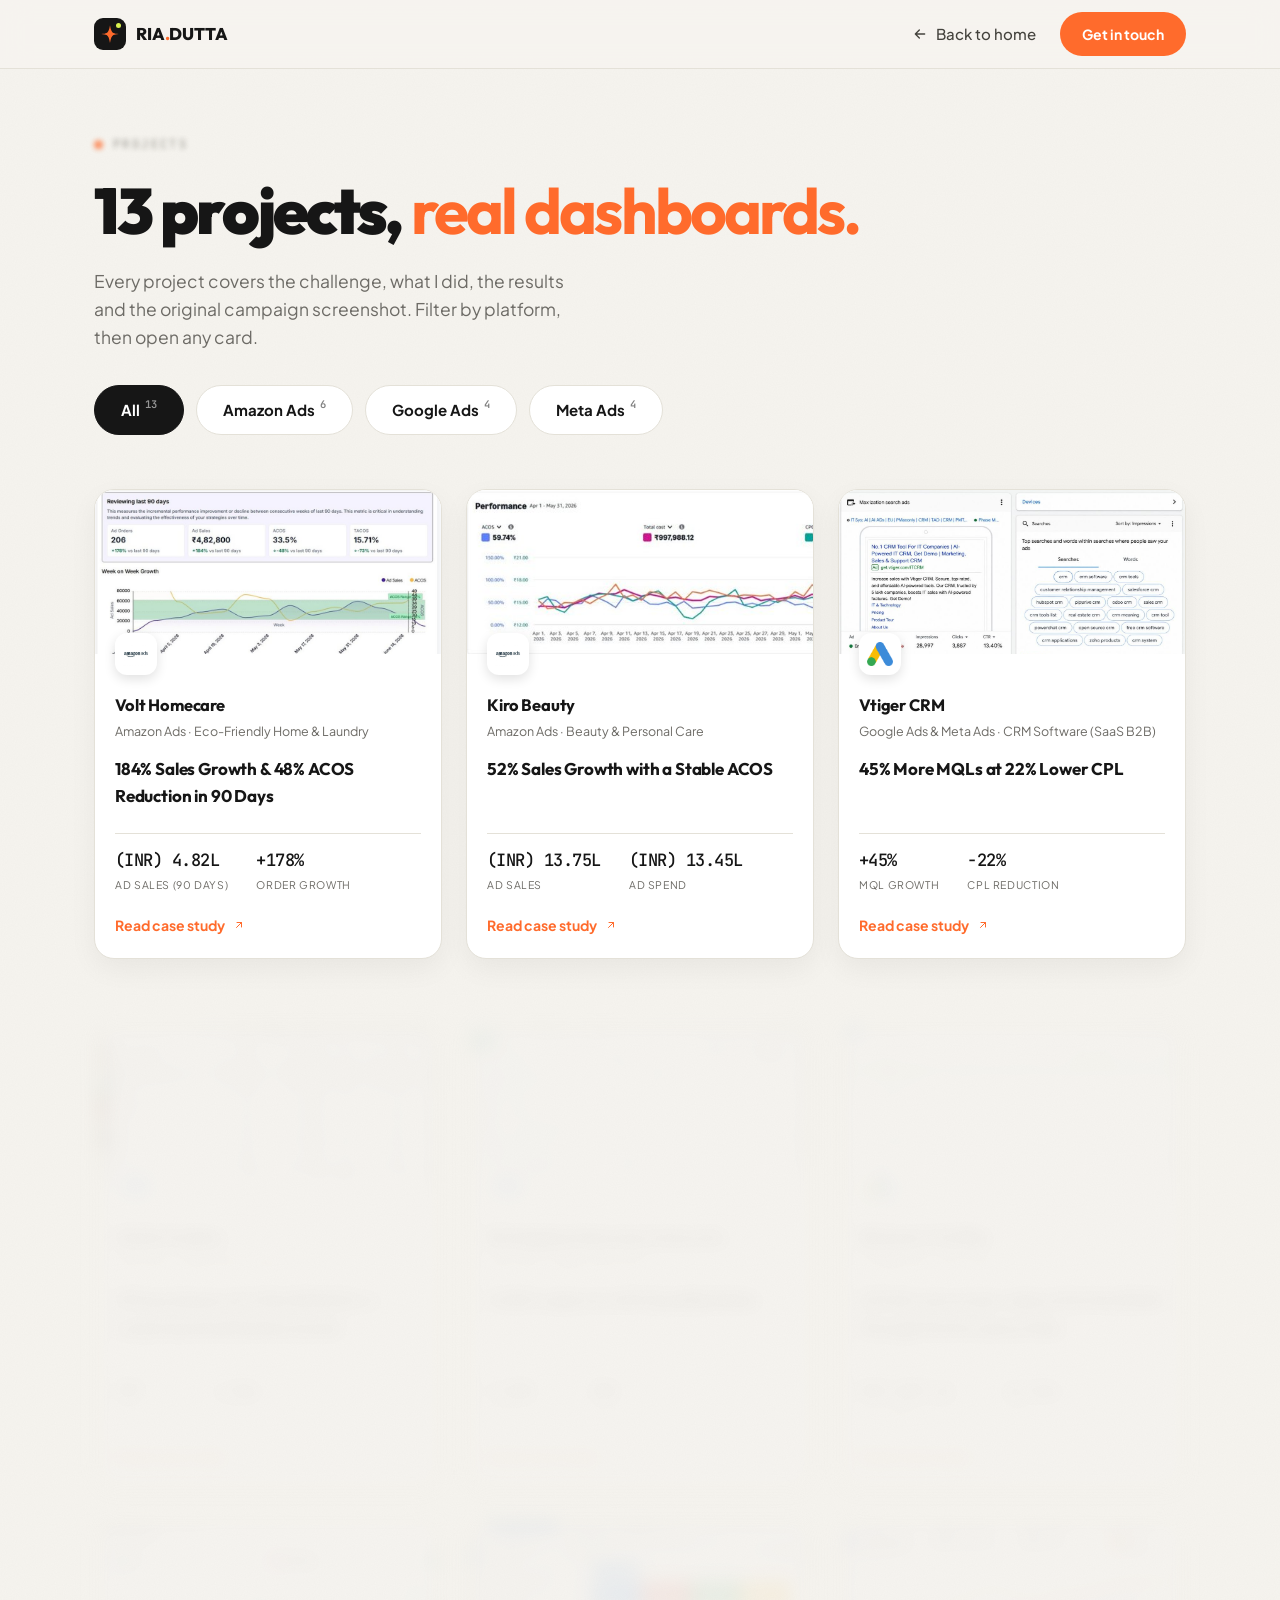
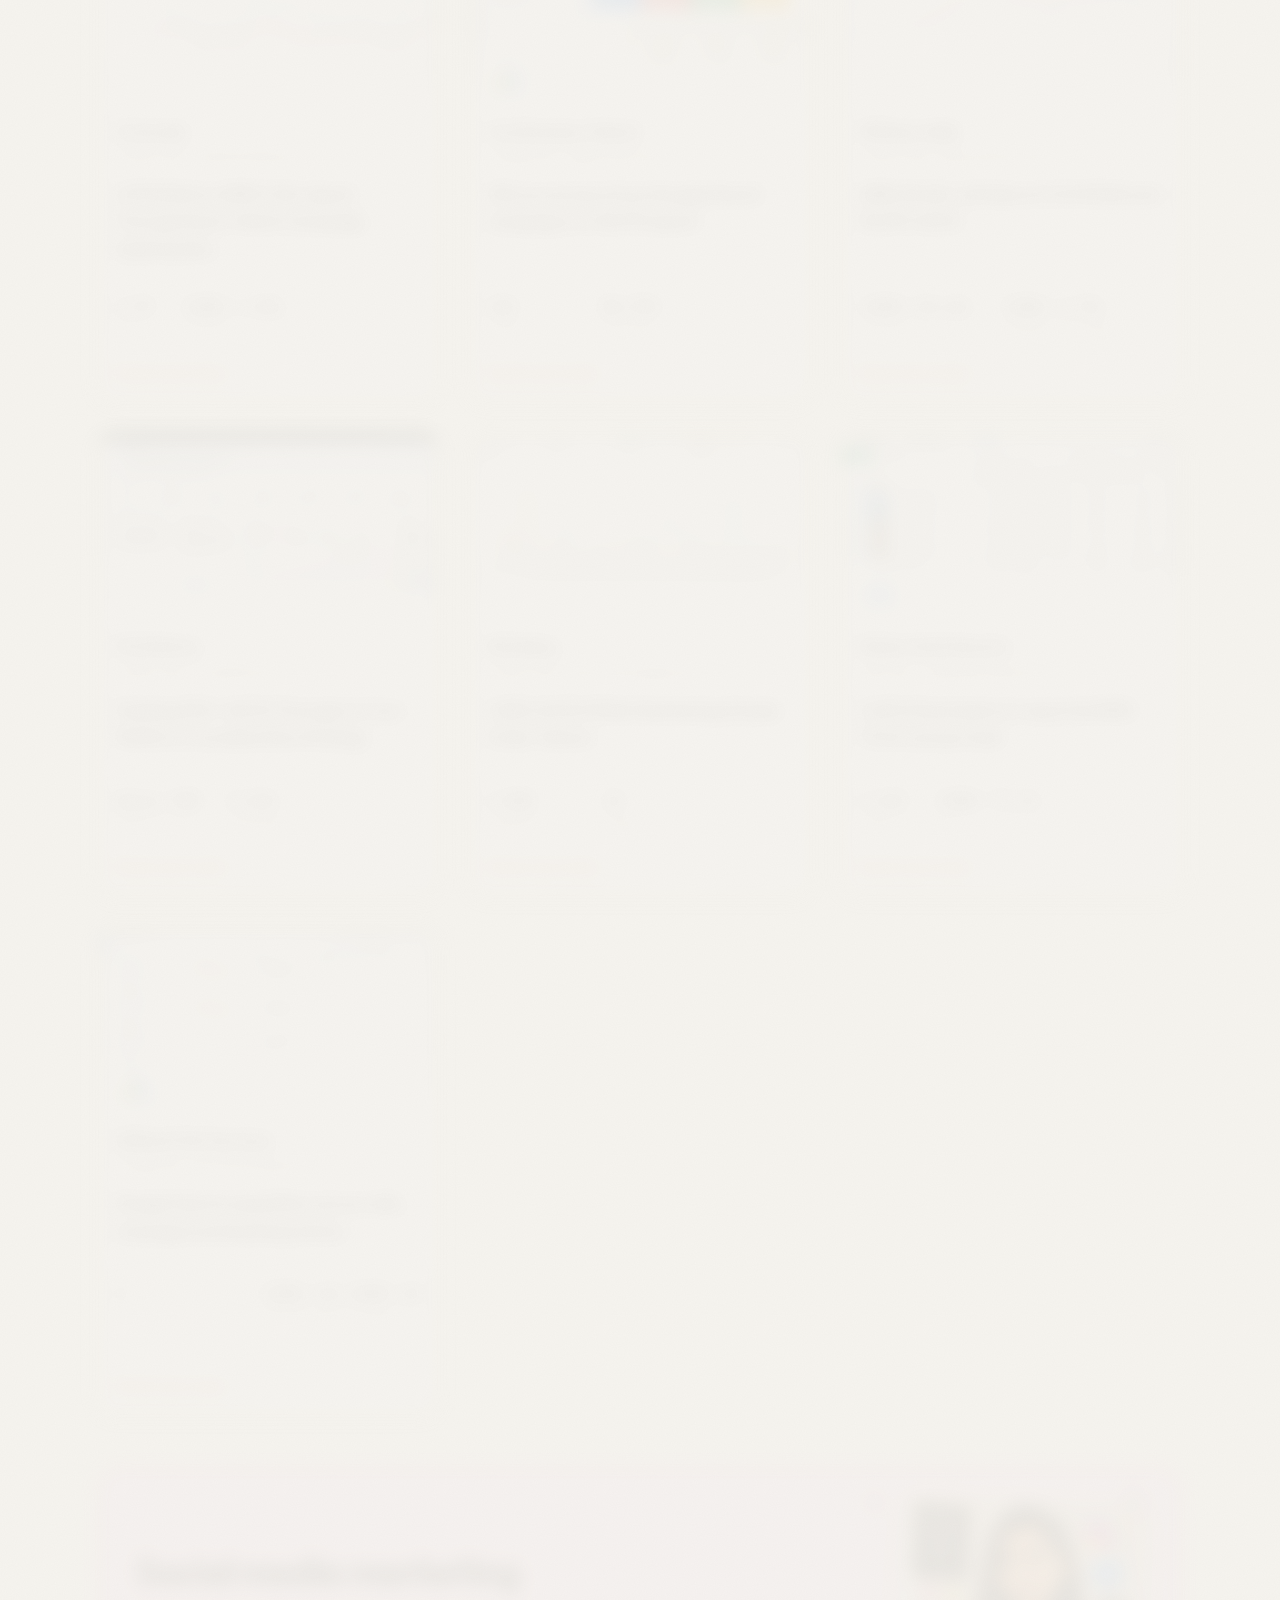
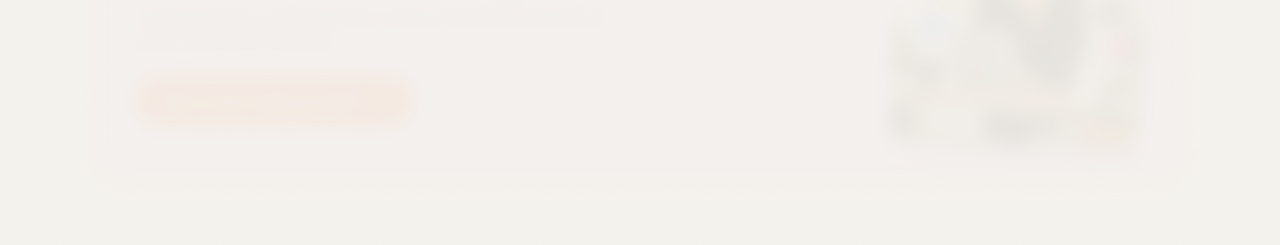
<file: projects.html>
<!DOCTYPE html>
<html lang="en"><head><meta charset="utf-8"><meta name="viewport" content="width=device-width,initial-scale=1">
<link rel="icon" href="assets/img/favicon.svg" type="image/svg+xml"><link rel="stylesheet" href="css/style.css"><link rel="stylesheet" href="css/social.css">
<title>Projects | Ria Dutta</title></head>
<body id="top">
<header class="nav"><div class="wrap"><a class="logo" href="/"><span class="mark"><span id="mk"></span><i></i></span><span>RIA<span class="dot">.</span>DUTTA</span></a><div class="nav-r"><a class="back" href="/"><svg width="16" height="16" viewBox="0 0 24 24" fill="none" stroke="currentColor" stroke-width="2" stroke-linecap="round" stroke-linejoin="round"><path d="M19 12H5M11 6l-6 6 6 6"/></svg>Back to home</a><a class="btn btn-o" href="/#contact">Get in touch</a></div></div></header>
<main>
<div class="wrap cs-hero">
  <div class="eyebrow">Projects</div>
  <h1>13 projects, <span class="it" style="font-style:normal">real dashboards.</span></h1>
  <p>Every project covers the challenge, what I did, the results and the original campaign screenshot. Filter by platform, then open any card.</p>
  <div class="filters" id="filters" role="group" aria-label="Filter by platform">
    <button class="fbtn on" data-f="all">All <sup id="n-all"></sup></button><button class="fbtn" data-f="Amazon Ads">Amazon Ads <sup id="n-am"></sup></button><button class="fbtn" data-f="Google Ads">Google Ads <sup id="n-go"></sup></button><button class="fbtn" data-f="Meta Ads">Meta Ads <sup id="n-me"></sup></button>
  </div>
</div>
<div class="wrap cs-grid"><div class="grid3" id="cards"></div>
  <a class="sm-banner" href="/social-media">
    <svg class="spk a" viewBox="0 0 24 24" fill="none" stroke="currentColor" stroke-width="1.4" stroke-linejoin="round"><path d="M12 1.5c.8 6.200 3 10 5.500 10.800 1.200.4 3.300.9 5 .9-1.700.1-3.800.6-5 1-2.500.8-4.700 4.600-5.500 10.800-.8-6.200-3-10-5.500-10.800-1.200-.4-3.300-.9-5-1 1.700 0 3.800-.5 5-.9C9 11.500 11.200 7.700 12 1.500z"/></svg>
    <svg class="spk b" viewBox="0 0 24 24" fill="none" stroke="currentColor" stroke-width="1.4" stroke-linejoin="round"><path d="M12 1.5c.8 6.200 3 10 5.500 10.800 1.200.4 3.300.9 5 .9-1.700.1-3.800.6-5 1-2.500.8-4.700 4.600-5.500 10.800-.8-6.200-3-10-5.500-10.800-1.200-.4-3.300-.9-5-1 1.700 0 3.800-.5 5-.9C9 11.500 11.200 7.700 12 1.500z"/></svg>
    <div><div class="eyebrow">Also in my portfolio</div><h3>Social media marketing</h3><p>Content writing, Instagram grids, content calendars, ads insights and reports from 15 brands.</p><span class="btn btn-o">View social media portfolio <svg viewBox="0 0 24 24" fill="none" stroke="currentColor" stroke-width="2.400" stroke-linecap="round" stroke-linejoin="round"><path d="M7 17L17 7M8 7h9v9"/></svg></span></div>
    <div class="pic"><img src="assets/social/hero.jpg" alt="Illustration of Ria Dutta with social media icons" loading="lazy"></div>
  </a></div>
</main>
<script src="js/data.js"></script><script src="js/common.js"></script>
<script>
document.getElementById('mk').outerHTML=STAR;
const box=document.getElementById('cards');
box.innerHTML=CASES.map(c=>card(c,'thumb')).join('');
const cnt=f=>CASES.filter(c=>c.family.includes(f)).length;
document.getElementById('n-all').textContent=CASES.length;document.getElementById('n-am').textContent=cnt('Amazon Ads');document.getElementById('n-go').textContent=cnt('Google Ads');document.getElementById('n-me').textContent=cnt('Meta Ads');
document.getElementById('filters').addEventListener('click',e=>{
  const b=e.target.closest('.fbtn');if(!b)return;
  document.querySelectorAll('.fbtn').forEach(x=>x.classList.toggle('on',x===b));
  const f=b.dataset.f,all=[...box.querySelectorAll('.pc')];
  all.forEach(c=>c.classList.add('fo'));
  setTimeout(()=>{
    all.forEach(c=>{c.hidden=!(f==='all'||c.dataset.fam.split('|').includes(f))});
    let n=0;all.filter(c=>!c.hidden).forEach(c=>{c.classList.remove('fo');c.style.animation='none';void c.offsetWidth;c.style.animation='cardIn .55s '+(n++*60)+'ms cubic-bezier(.2,.7,.2,1) both'});
    FX.paint();
  },220);
});
</script>
<script src="js/fx.js"></script>
</body></html>
</file>
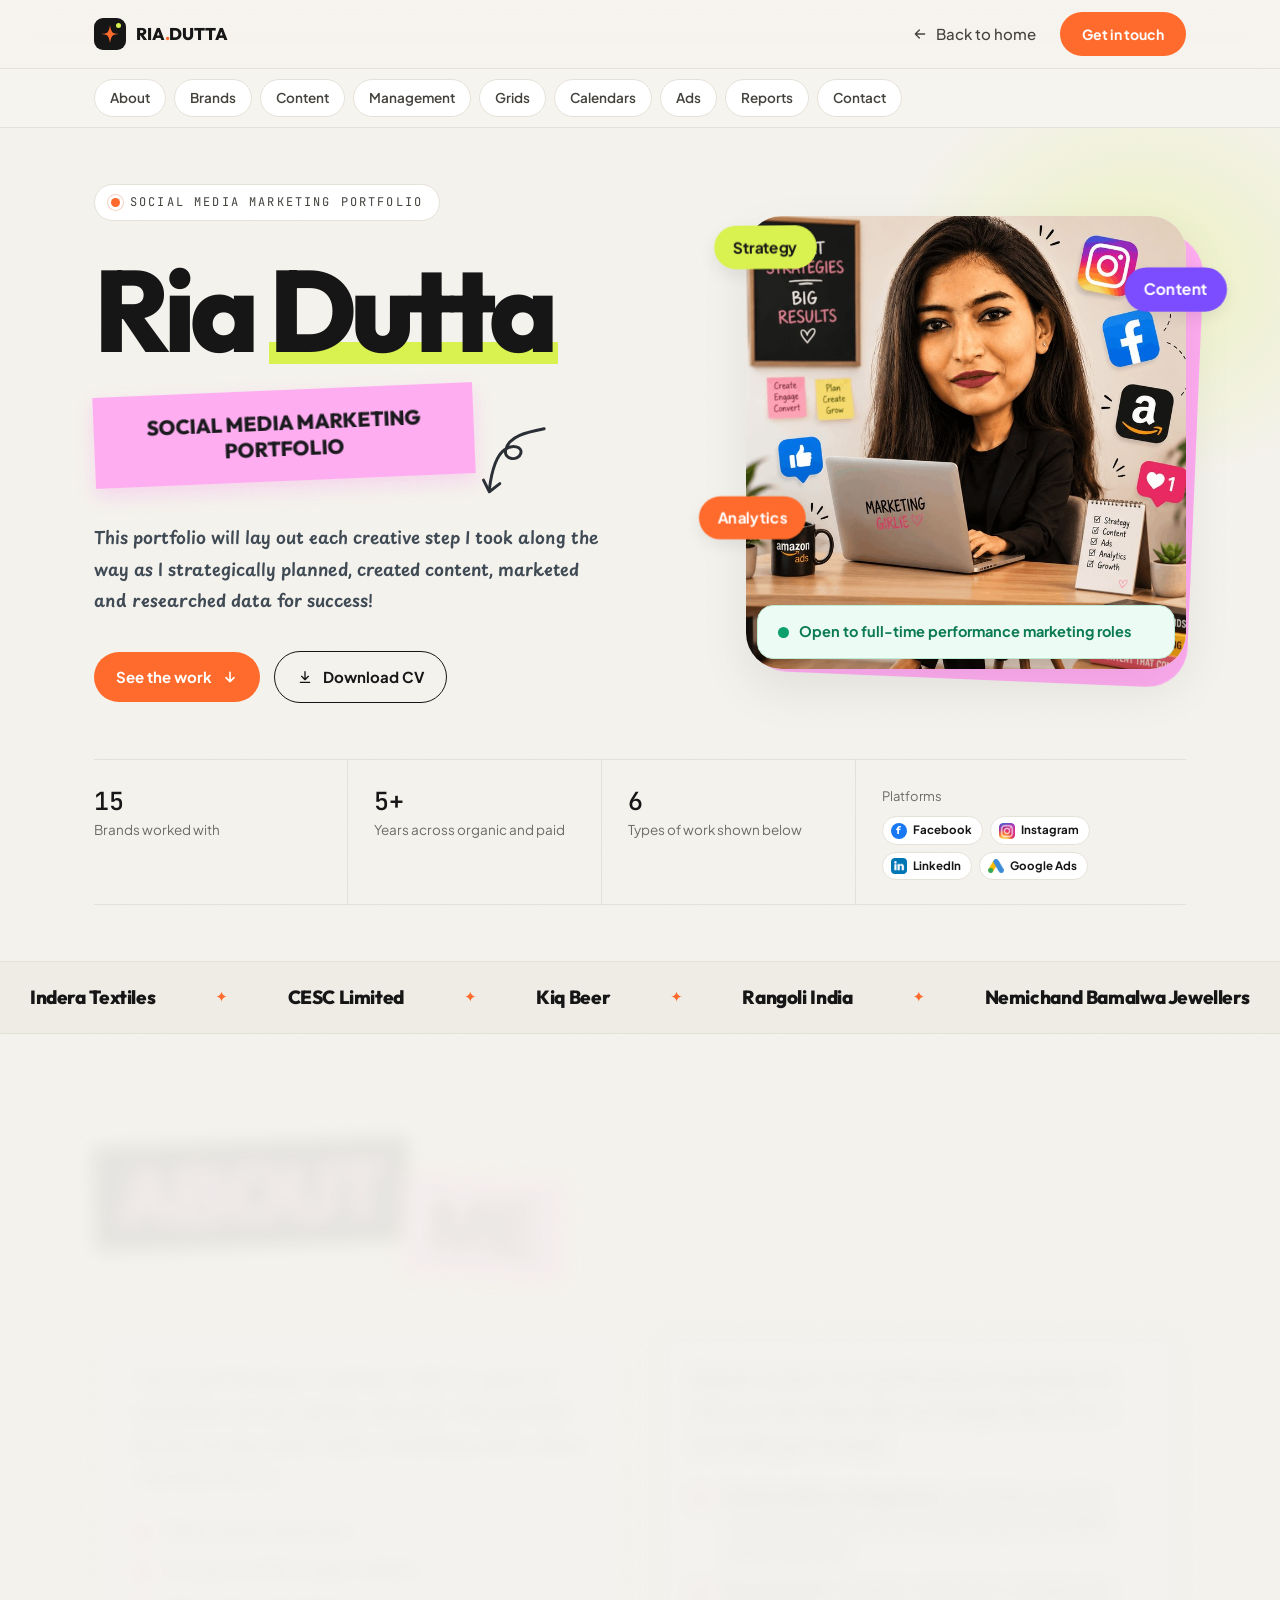
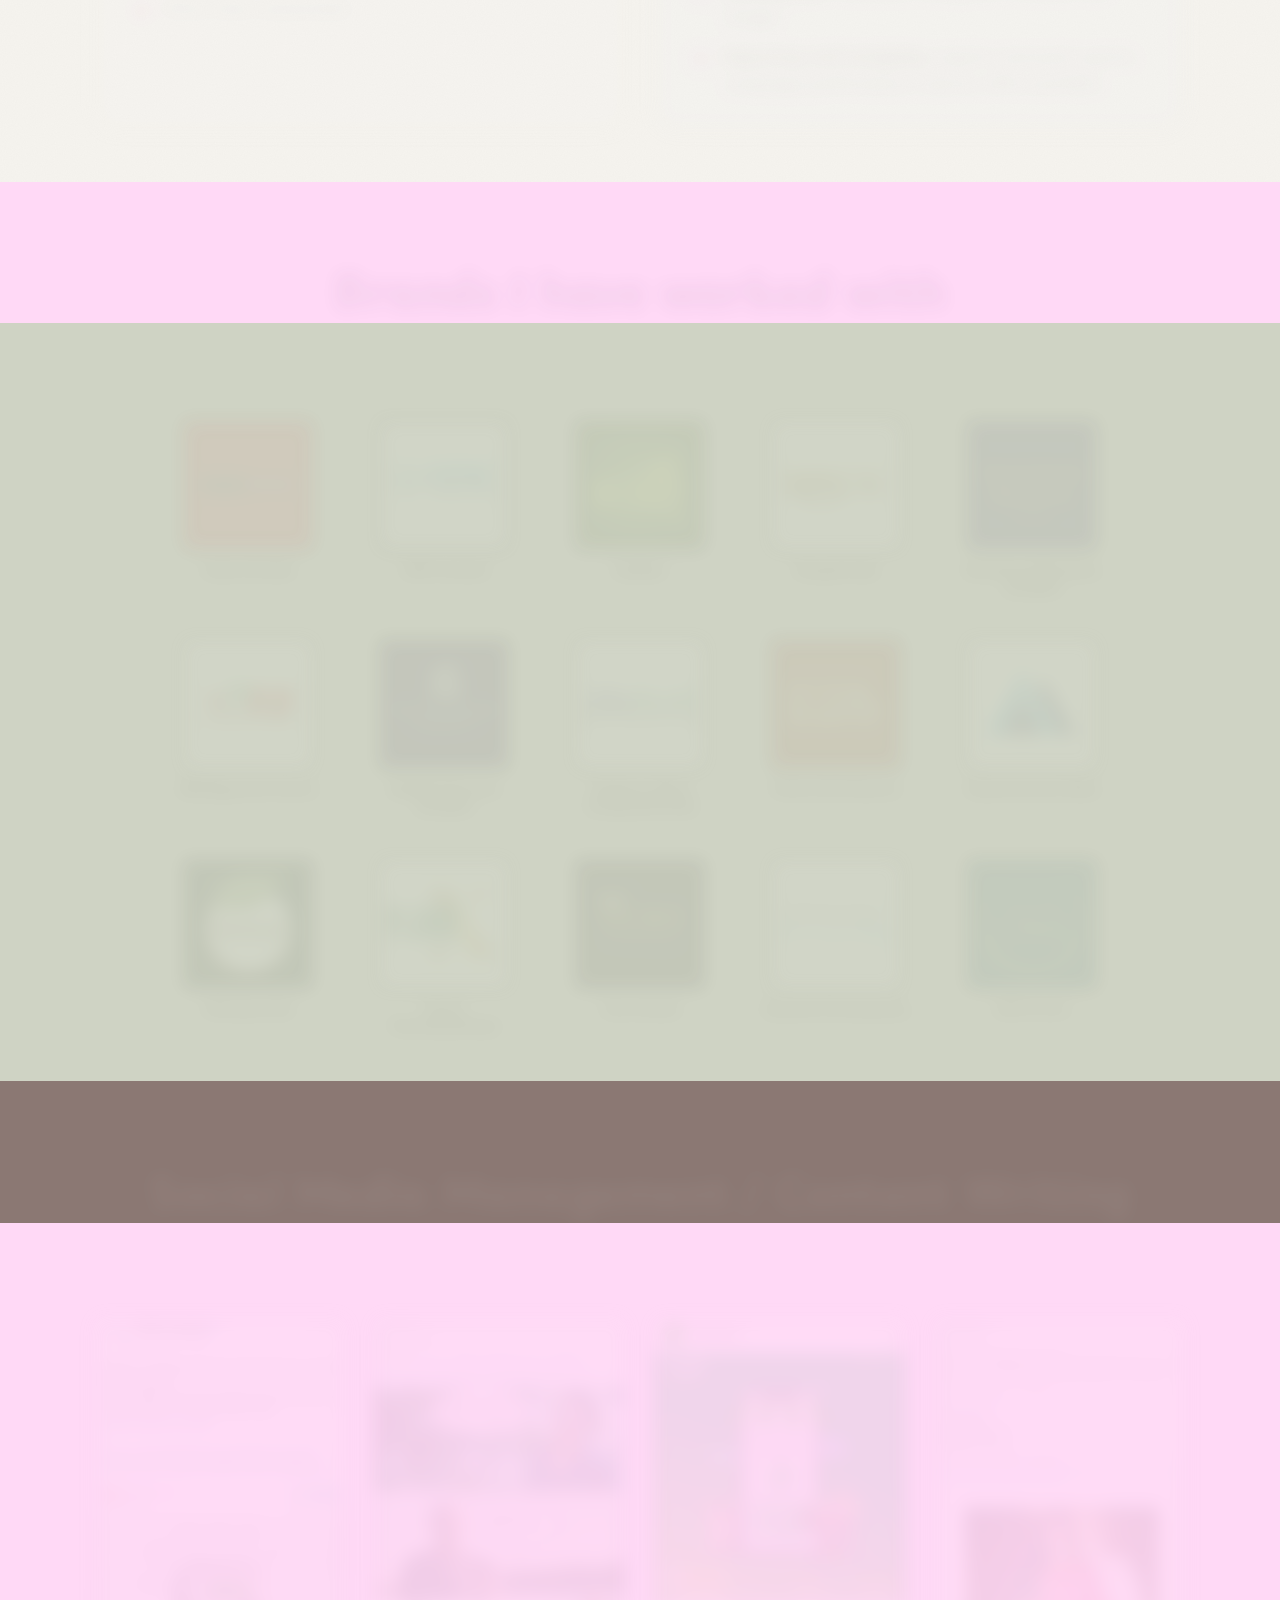
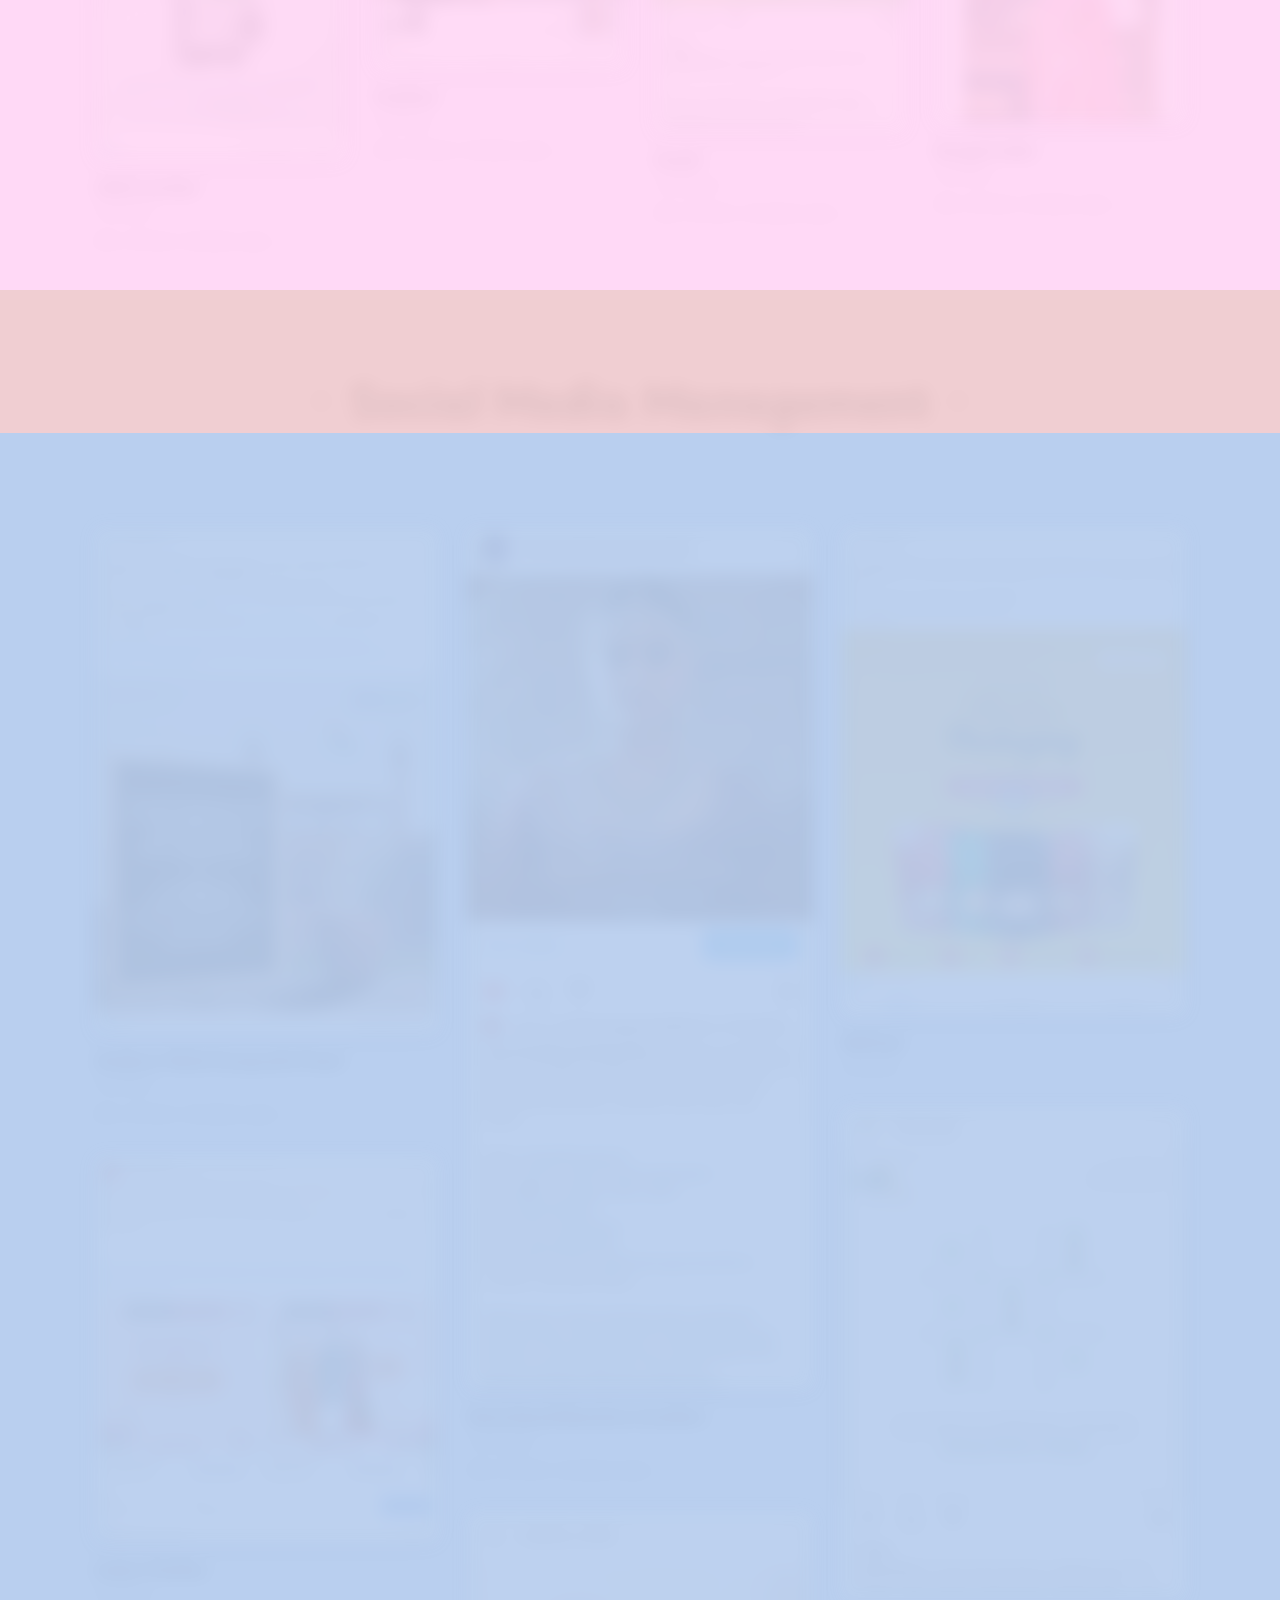
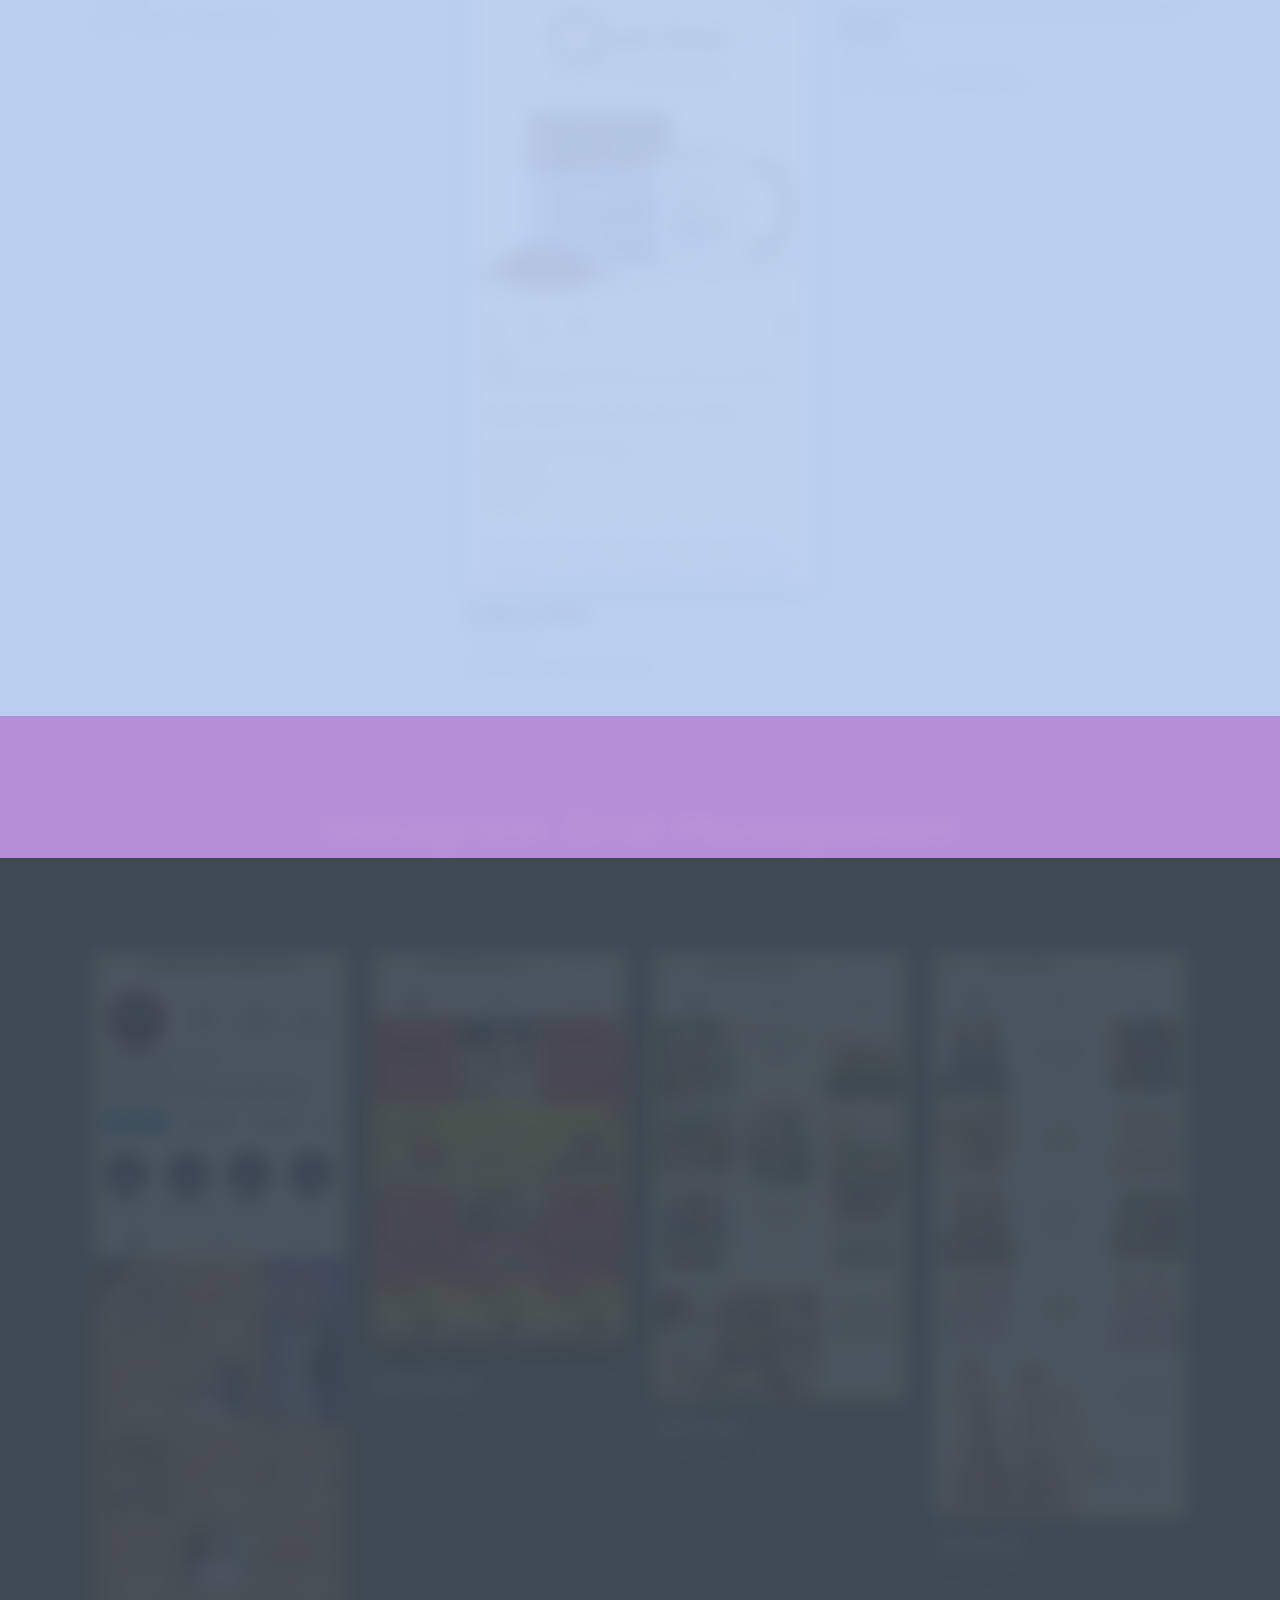
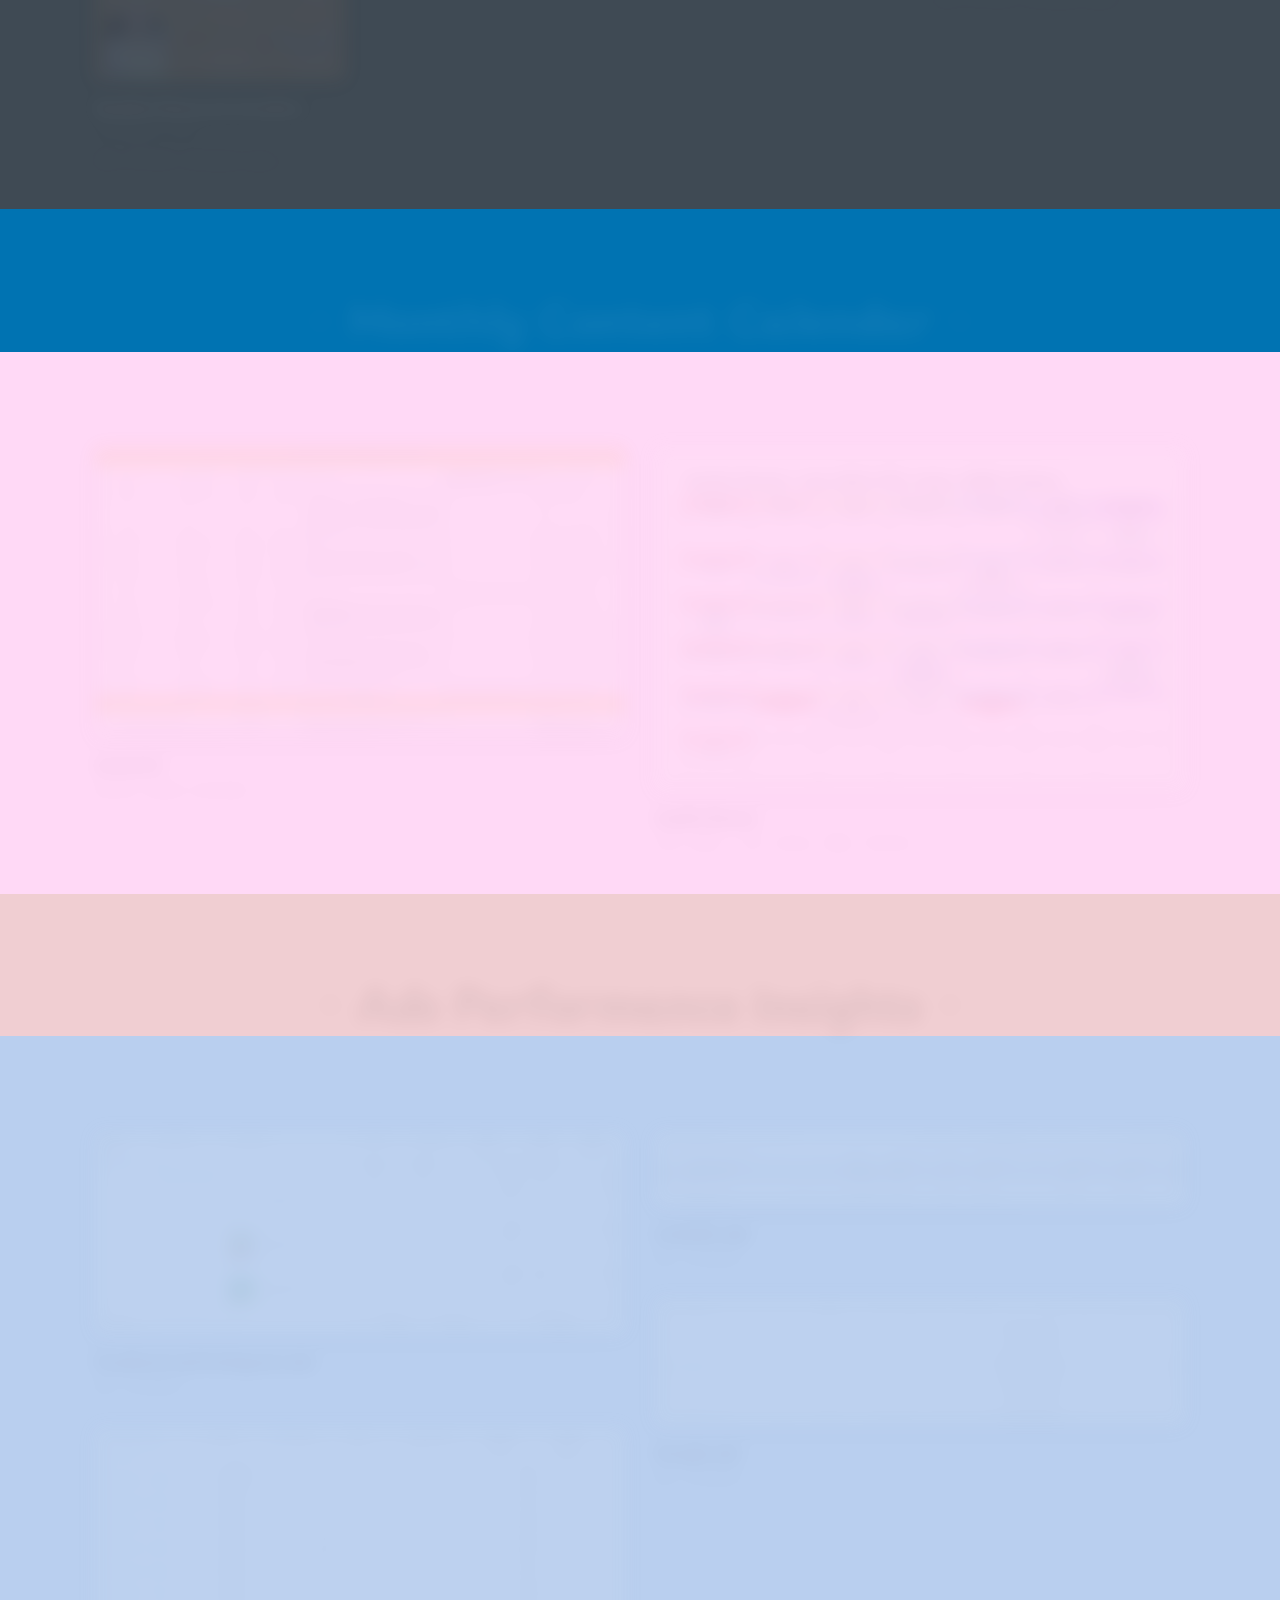
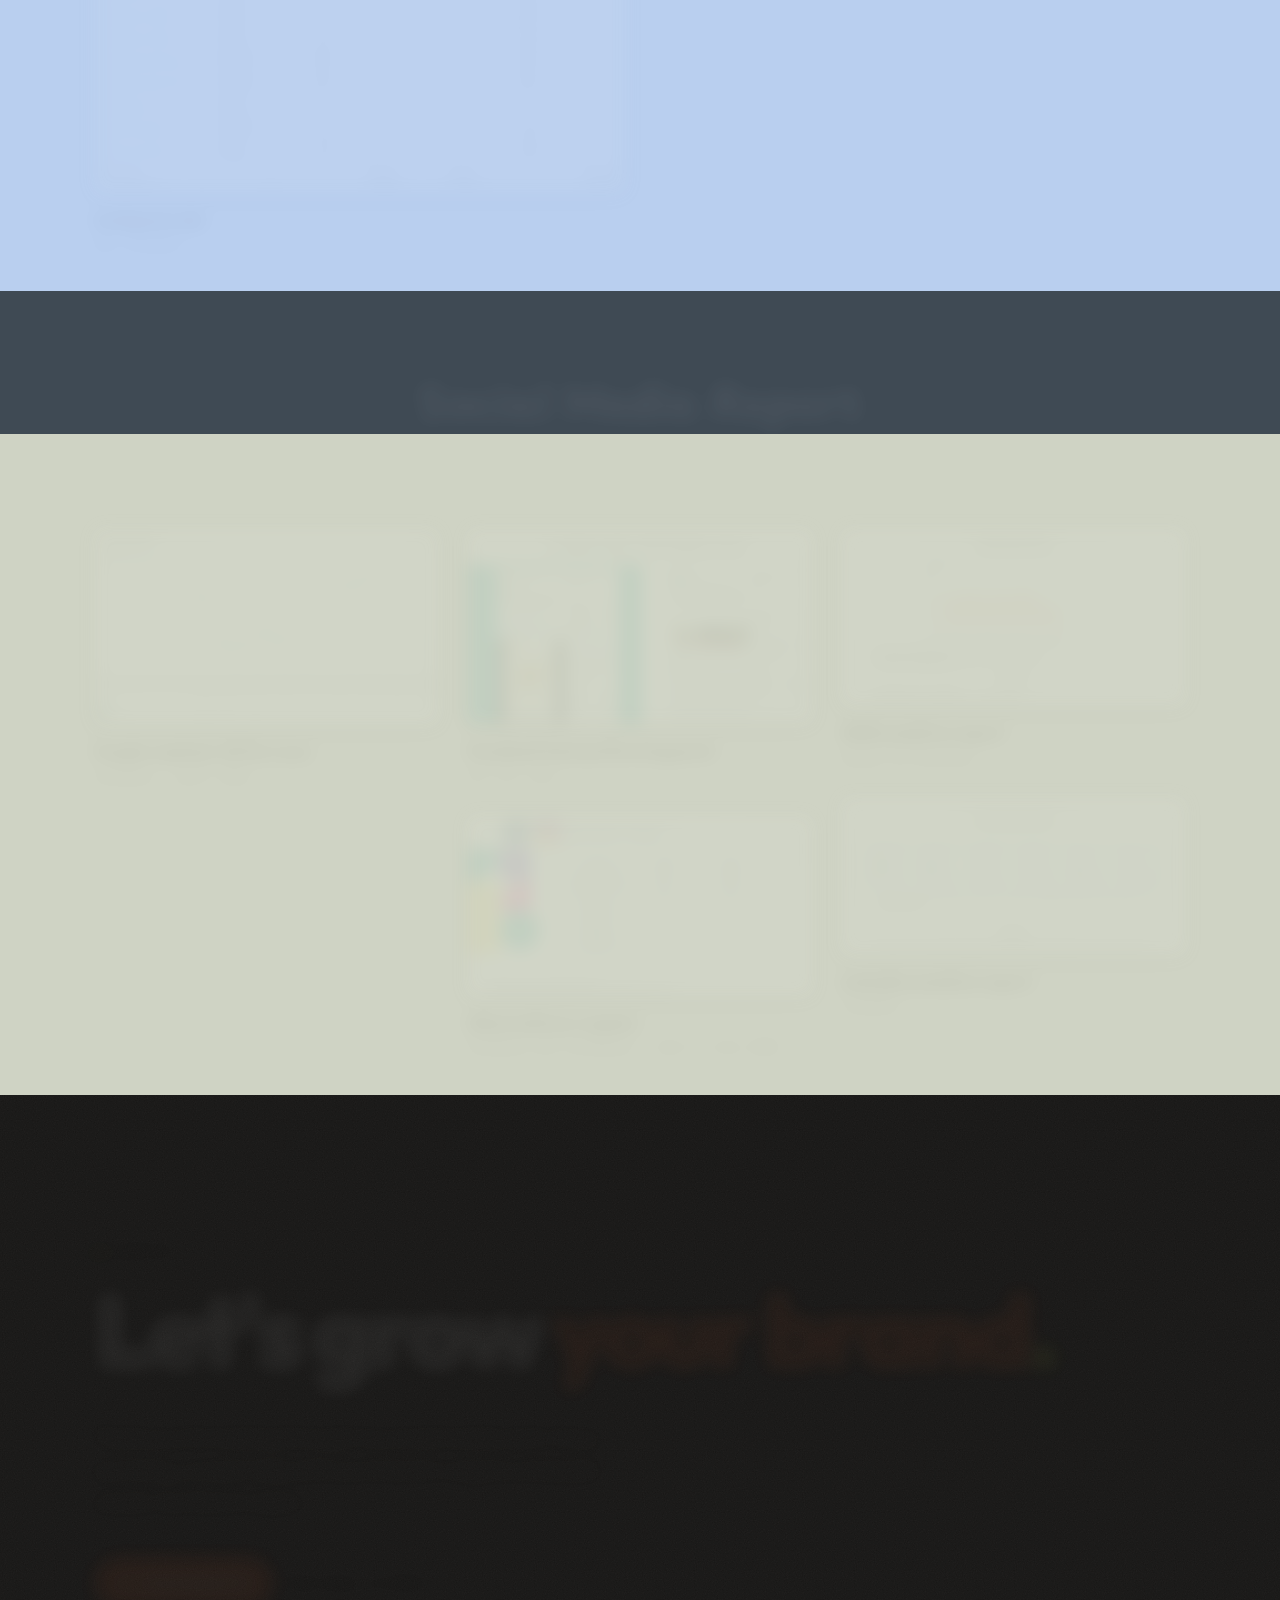
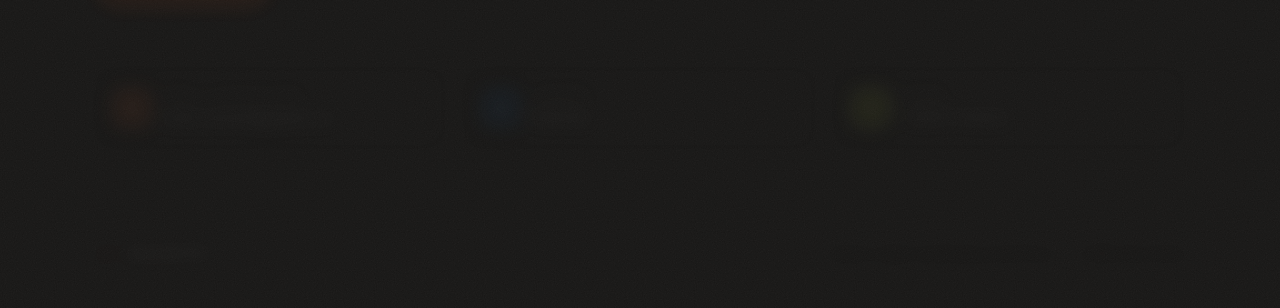
<file: social-media.html>
<!DOCTYPE html>
<html lang="en"><head><meta charset="utf-8"><meta name="viewport" content="width=device-width,initial-scale=1">
<title>Social Media Marketing Portfolio | Ria Dutta</title>
<meta name="description" content="Ria Dutta's social media marketing portfolio: content writing, Instagram grids, content calendars, ads insights and reports for 15 brands.">
<link rel="icon" href="assets/img/favicon.svg" type="image/svg+xml">
<link rel="stylesheet" href="css/style.css"><link rel="stylesheet" href="css/social.css">
</head>
<body id="top">
<header class="nav"><div class="wrap"><a class="logo" href="/"><span class="mark"><span id="mk"></span><i></i></span><span>RIA<span class="dot">.</span>DUTTA</span></a><div class="nav-r"><a class="back" href="/"><svg width="16" height="16" viewBox="0 0 24 24" fill="none" stroke="currentColor" stroke-width="2" stroke-linecap="round" stroke-linejoin="round"><path d="M19 12H5M11 6l-6 6 6 6"/></svg>Back to home</a><a class="btn btn-o" href="#sm-contact">Get in touch</a></div></div></header>
<nav class="subnav" aria-label="Sections"><div class="wrap"><a href="#sm-about">About</a><a href="#sm-brands">Brands</a><a href="#sm-content">Content</a><a href="#sm-management">Management</a><a href="#sm-grids">Grids</a><a href="#sm-calendars">Calendars</a><a href="#sm-ads">Ads</a><a href="#sm-reports">Reports</a><a href="#sm-contact">Contact</a></div></nav>
<main>
<div class="hero sm-hero"><div class="wrap">
  <div class="hero-grid">
    <div>
      <span class="chip-label">Social Media Marketing Portfolio</span>
      <h1 class="sm-h1">Ria <span class="u">Dutta</span></h1>
      <div class="sticker-row"><span class="sticker pinkpaper">SOCIAL MEDIA MARKETING PORTFOLIO</span>
      <svg class="curl" viewBox="0 0 120 130" fill="none" stroke="#2A2F36" stroke-width="5" stroke-linecap="round" stroke-linejoin="round"><path d="M110 8C80 14 50 20 44 44c-4 18 22 20 26 6 3-11-14-16-28-6C28 54 20 80 16 112"/><path d="M6 96l10 20 18-14"/></svg></div>
      <p class="hand">This portfolio will lay out each creative step I took along the way as I strategically planned, created content, marketed and researched data for success!</p>
      <div class="hero-cta"><a class="btn btn-o" href="#sm-content">See the work <svg viewBox="0 0 24 24" fill="none" stroke="currentColor" stroke-width="2.400" stroke-linecap="round" stroke-linejoin="round"><path d="M12 5v14M6 13l6 6 6-6"/></svg></a>
      <a class="btn btn-line" href="assets/Ria_Dutta_CV.pdf" download="Ria_Dutta_CV.pdf"><svg viewBox="0 0 24 24" fill="none" stroke="currentColor" stroke-width="2" stroke-linecap="round" stroke-linejoin="round"><path d="M12 4v11M7 11l5 5 5-5M5 20h14"/></svg>Download CV</a></div>
    </div>
    <div class="photo-wrap">
      <div class="frame" style="background:#FFADF1"></div>
      <div class="photo"><img src="assets/social/hero.jpg" alt="Illustration of Ria Dutta at her desk surrounded by social media icons"><div class="status">Open to full-time performance marketing roles</div></div>
      <span class="tag t1">Strategy</span><span class="tag t2">Content</span><span class="tag t3">Analytics</span>
    </div>
  </div>
  <div class="stats">
    <div class="stat"><b>15</b><span>Brands worked with</span></div>
    <div class="stat"><b>5+</b><span>Years across organic and paid</span></div>
    <div class="stat"><b>6</b><span>Types of work shown below</span></div>
    <div class="stat"><div class="plat-h">Platforms</div><div class="plat"><span><i class="fbdot">f</i>Facebook</span><span><img src="assets/social/instagram.png" alt="">Instagram</span><span><img src="assets/social/linkedin.png" alt="">LinkedIn</span><span><img src="assets/logos/google-ads-icon.png" alt="">Google Ads</span></div></div>
  </div>
</div>
<div class="ticker" aria-hidden="true"><div class="ticker-track" id="ticker"><span>Indera Textiles</span><span>CESC Limited</span><span>Kiq Beer</span><span>Rangoli India</span><span>Nemichand Bamalwa Jewellers</span><span>RB Diagnostic Centre</span><span>Badalia Diamond Jewellers</span><span>Aludecor Metal Composite Panel</span><span>Mohor Kutir Resorts</span><span>Masterstroke Online</span><span>Mintelaa Cafe</span><span>Florex Pharmaceuticals</span><span>Ouro Jewels</span><span>Dynamic Homeopathy</span><span>All For Love</span><span>Indera Textiles</span><span>CESC Limited</span><span>Kiq Beer</span><span>Rangoli India</span><span>Nemichand Bamalwa Jewellers</span><span>RB Diagnostic Centre</span><span>Badalia Diamond Jewellers</span><span>Aludecor Metal Composite Panel</span><span>Mohor Kutir Resorts</span><span>Masterstroke Online</span><span>Mintelaa Cafe</span><span>Florex Pharmaceuticals</span><span>Ouro Jewels</span><span>Dynamic Homeopathy</span><span>All For Love</span></div></div>
</div>

<section id="sm-about"><div class="wrap">
  <div class="about-stickers" aria-hidden="true"><span class="s1">ABOUT</span><span class="s2">ME</span></div>
  <div class="about-two">
    <div class="card sm-card">
      <p class="hand lg">I am a performance marketer with 5+ years of experience across organic and paid. This portfolio focuses on my social media marketing work, where I learned how to:</p>
      <ul class="tick"><li>Boost brand awareness</li><li>Increase traffic to your website</li><li>Drive more conversions</li></ul>
    </div>
    <div class="card sm-card alt">
      <p class="hand lg">Beyond social, I run performance campaigns on Amazon Ads, Meta Ads and Google Ads. Here, I can walk you through:</p>
      <ul class="tick"><li><b>Social media management:</b> campaign creation, content posting, content marketing, brand ORM, organic growth.</li><li><b>Running ads:</b> Facebook, Instagram, LinkedIn and Google.</li><li><b>Reporting and analysing:</b> organic and paid reports, campaign performance, metrics, KPIs and ROIs.</li></ul>
    </div>
  </div>
</div></section>

<section id="sm-brands" class="brands-sec"><div class="brands-band"><h2 class="hand-h">Brands I have worked with</h2></div><div class="wrap">
  <div class="brands">
<div class="brand"><div class="blogo"><img src="assets/social/logo-indera.jpg" alt="Indera Textiles logo" loading="lazy"></div><span>Indera Textiles</span></div>
<div class="brand"><div class="blogo"><img src="assets/social/logo-cesc.jpg" alt="CESC Limited logo" loading="lazy"></div><span>CESC Limited</span></div>
<div class="brand"><div class="blogo"><img src="assets/social/logo-kiq.jpg" alt="Kiq Beer logo" loading="lazy"></div><span>Kiq Beer</span></div>
<div class="brand"><div class="blogo"><img src="assets/social/logo-rangoli.jpg" alt="Rangoli India logo" loading="lazy"></div><span>Rangoli India</span></div>
<div class="brand"><div class="blogo"><img src="assets/social/logo-nemichand.jpg" alt="Nemichand Bamalwa Jewellers logo" loading="lazy"></div><span>Nemichand Bamalwa Jewellers</span></div>
<div class="brand"><div class="blogo"><img src="assets/social/logo-rb.jpg" alt="RB Diagnostic Centre logo" loading="lazy"></div><span>RB Diagnostic Centre</span></div>
<div class="brand"><div class="blogo"><img src="assets/social/logo-badalia.jpg" alt="Badalia Diamond Jewellers logo" loading="lazy"></div><span>Badalia Diamond Jewellers</span></div>
<div class="brand"><div class="blogo"><img src="assets/social/logo-aludecor.jpg" alt="Aludecor Metal Composite Panel logo" loading="lazy"></div><span>Aludecor Metal Composite Panel</span></div>
<div class="brand"><div class="blogo"><img src="assets/social/logo-mohor.jpg" alt="Mohor Kutir Resorts logo" loading="lazy"></div><span>Mohor Kutir Resorts</span></div>
<div class="brand"><div class="blogo"><img src="assets/social/logo-masterstroke.jpg" alt="Masterstroke Online logo" loading="lazy"></div><span>Masterstroke Online</span></div>
<div class="brand"><div class="blogo"><img src="assets/social/logo-mintelaa.jpg" alt="Mintelaa Cafe logo" loading="lazy"></div><span>Mintelaa Cafe</span></div>
<div class="brand"><div class="blogo"><img src="assets/social/logo-florex.jpg" alt="Florex Pharmaceuticals logo" loading="lazy"></div><span>Florex Pharmaceuticals</span></div>
<div class="brand"><div class="blogo"><img src="assets/social/logo-ouro.jpg" alt="Ouro Jewels logo" loading="lazy"></div><span>Ouro Jewels</span></div>
<div class="brand"><div class="blogo"><img src="assets/social/logo-dynamic.jpg" alt="Dynamic Homeopathy logo" loading="lazy"></div><span>Dynamic Homeopathy</span></div>
<div class="brand"><div class="blogo"><img src="assets/social/logo-allforlove.jpg" alt="All For Love logo" loading="lazy"></div><span>All For Love</span></div>
  </div>
</div></section>

<section class="gal" id="sm-content" style="--band:#8B7873;--gbg:#FFD9F6;--cols:4">
  <div class="gal-head on-dark"><div class="wrap"><h2><svg class="spk" viewBox="0 0 24 24" fill="none" stroke="currentColor" stroke-width="1.4" stroke-linejoin="round"><path d="M12 1.5c.8 6.200 3 10 5.500 10.800 1.200.4 3.300.9 5 .9-1.700.1-3.800.6-5 1-2.500.8-4.700 4.600-5.500 10.800-.8-6.200-3-10-5.500-10.800-1.200-.4-3.300-.9-5-1 1.700 0 3.800-.5 5-.9C9 11.500 11.200 7.700 12 1.500z"/></svg>Social Media Management / Content Writing<svg class="spk" viewBox="0 0 24 24" fill="none" stroke="currentColor" stroke-width="1.4" stroke-linejoin="round"><path d="M12 1.5c.8 6.200 3 10 5.500 10.800 1.200.4 3.300.9 5 .9-1.700.1-3.800.6-5 1-2.500.8-4.700 4.600-5.500 10.800-.8-6.200-3-10-5.500-10.800-1.200-.4-3.300-.9-5-1 1.700 0 3.800-.5 5-.9C9 11.500 11.200 7.700 12 1.500z"/></svg></h2></div></div>
  <div class="gal-body"><div class="wrap"><div class="shots">
<figure class="shot" data-i="0"><button class="shot-btn" type="button" aria-label="Enlarge: CESC Limited"><img src="assets/social/cesc.jpg" alt="Facebook post for CESC Limited explaining how to read your electricity meter" loading="lazy"><span class="zoom" aria-hidden="true"><svg viewBox="0 0 24 24" fill="none" stroke="currentColor" stroke-width="2.200" stroke-linecap="round" stroke-linejoin="round"><circle cx="11" cy="11" r="7"/><path d="M21 21l-4.300-4.300M11 8v6M8 11h6"/></svg></span></button><figcaption><b>CESC Limited</b><span>Facebook</span><a class="brand-social-link" href="https://www.facebook.com/CESCLtd/" target="_blank" rel="noopener noreferrer" aria-label="Open CESC Limited official Facebook page in a new tab">Open official Facebook page ↗</a></figcaption></figure>
<figure class="shot" data-i="1"><button class="shot-btn" type="button" aria-label="Enlarge: Kiq Beer"><img src="assets/social/kiq.jpg" alt="Facebook meme post for Kiq Beer" loading="lazy"><span class="zoom" aria-hidden="true"><svg viewBox="0 0 24 24" fill="none" stroke="currentColor" stroke-width="2.200" stroke-linecap="round" stroke-linejoin="round"><circle cx="11" cy="11" r="7"/><path d="M21 21l-4.300-4.300M11 8v6M8 11h6"/></svg></span></button><figcaption><b>Kiq Beer</b><span>Facebook</span><a class="brand-social-link" href="https://www.facebook.com/kiqbeer/" target="_blank" rel="noopener noreferrer" aria-label="Open Kiq Beer official Facebook page in a new tab">Open official Facebook page ↗</a></figcaption></figure>
<figure class="shot" data-i="2"><button class="shot-btn" type="button" aria-label="Enlarge: Daylis"><img src="assets/social/daylis.jpg" alt="Instagram post for Daylis grocery delivery on WhatsApp" loading="lazy"><span class="zoom" aria-hidden="true"><svg viewBox="0 0 24 24" fill="none" stroke="currentColor" stroke-width="2.200" stroke-linecap="round" stroke-linejoin="round"><circle cx="11" cy="11" r="7"/><path d="M21 21l-4.300-4.300M11 8v6M8 11h6"/></svg></span></button><figcaption><b>Daylis</b><span>Instagram</span><a class="brand-social-link" href="https://www.instagram.com/daylisretail/" target="_blank" rel="noopener noreferrer" aria-label="Open Daylis official Instagram page in a new tab">Open official Instagram page ↗</a></figcaption></figure>
<figure class="shot" data-i="3"><button class="shot-btn" type="button" aria-label="Enlarge: Rangoli India"><img src="assets/social/rangoli.jpg" alt="Facebook post for the Rangoli Benarasi Saga saree collection" loading="lazy"><span class="zoom" aria-hidden="true"><svg viewBox="0 0 24 24" fill="none" stroke="currentColor" stroke-width="2.200" stroke-linecap="round" stroke-linejoin="round"><circle cx="11" cy="11" r="7"/><path d="M21 21l-4.300-4.300M11 8v6M8 11h6"/></svg></span></button><figcaption><b>Rangoli India</b><span>Facebook</span><a class="brand-social-link" href="https://www.facebook.com/rangoliindia/" target="_blank" rel="noopener noreferrer" aria-label="Open Rangoli India official Facebook page in a new tab">Open official Facebook page ↗</a></figcaption></figure>
  </div></div></div>
</section>
<section class="gal" id="sm-management" style="--band:#F0CED2;--gbg:#B9CFEF;--cols:3">
  <div class="gal-head"><div class="wrap"><h2><svg class="spk" viewBox="0 0 24 24" fill="none" stroke="currentColor" stroke-width="1.4" stroke-linejoin="round"><path d="M12 1.5c.8 6.200 3 10 5.500 10.800 1.200.4 3.300.9 5 .9-1.700.1-3.800.6-5 1-2.500.8-4.700 4.600-5.500 10.800-.8-6.200-3-10-5.500-10.800-1.200-.4-3.300-.9-5-1 1.700 0 3.800-.5 5-.9C9 11.500 11.200 7.700 12 1.500z"/></svg>Social Media Management<svg class="spk" viewBox="0 0 24 24" fill="none" stroke="currentColor" stroke-width="1.4" stroke-linejoin="round"><path d="M12 1.5c.8 6.200 3 10 5.500 10.800 1.200.4 3.300.9 5 .9-1.700.1-3.800.6-5 1-2.500.8-4.700 4.600-5.500 10.800-.8-6.200-3-10-5.500-10.800-1.200-.4-3.300-.9-5-1 1.700 0 3.800-.5 5-.9C9 11.500 11.200 7.700 12 1.500z"/></svg></h2></div></div>
  <div class="gal-body"><div class="wrap"><div class="shots">
<figure class="shot" data-i="0"><button class="shot-btn" type="button" aria-label="Enlarge: Aludecor Metal Composite Panel"><img src="assets/social/aludecor.jpg" alt="Facebook contest post for Aludecor" loading="lazy"><span class="zoom" aria-hidden="true"><svg viewBox="0 0 24 24" fill="none" stroke="currentColor" stroke-width="2.200" stroke-linecap="round" stroke-linejoin="round"><circle cx="11" cy="11" r="7"/><path d="M21 21l-4.300-4.300M11 8v6M8 11h6"/></svg></span></button><figcaption><b>Aludecor Metal Composite Panel</b><span>Facebook</span><a class="brand-social-link" href="https://www.instagram.com/aludecor/" target="_blank" rel="noopener noreferrer" aria-label="Open Aludecor Metal Composite Panel official Instagram page in a new tab">Open official Instagram page ↗</a></figcaption></figure>
<figure class="shot" data-i="1"><button class="shot-btn" type="button" aria-label="Enlarge: Indera Textiles"><img src="assets/social/indera.jpg" alt="Facebook clearance sale post for Indera Textiles" loading="lazy"><span class="zoom" aria-hidden="true"><svg viewBox="0 0 24 24" fill="none" stroke="currentColor" stroke-width="2.200" stroke-linecap="round" stroke-linejoin="round"><circle cx="11" cy="11" r="7"/><path d="M21 21l-4.300-4.300M11 8v6M8 11h6"/></svg></span></button><figcaption><b>Indera Textiles</b><span>Facebook</span><a class="brand-social-link" href="https://www.instagram.com/inderatextiles/" target="_blank" rel="noopener noreferrer" aria-label="Open Indera Textiles official Instagram page in a new tab">Open official Instagram page ↗</a></figcaption></figure>
<figure class="shot" data-i="2"><button class="shot-btn" type="button" aria-label="Enlarge: Nemichand Bamalwa Jewellers"><img src="assets/social/nemichand.jpg" alt="Instagram post for the Ardor bridal collection by Nemichand Bamalwa Jewellers" loading="lazy"><span class="zoom" aria-hidden="true"><svg viewBox="0 0 24 24" fill="none" stroke="currentColor" stroke-width="2.200" stroke-linecap="round" stroke-linejoin="round"><circle cx="11" cy="11" r="7"/><path d="M21 21l-4.300-4.300M11 8v6M8 11h6"/></svg></span></button><figcaption><b>Nemichand Bamalwa Jewellers</b><span>Instagram</span><a class="brand-social-link" href="https://www.instagram.com/nemichandbamalwajewellers/" target="_blank" rel="noopener noreferrer" aria-label="Open Nemichand Bamalwa Jewellers official Instagram page in a new tab">Open official Instagram page ↗</a></figcaption></figure>
<figure class="shot" data-i="3"><button class="shot-btn" type="button" aria-label="Enlarge: Evabrew Coffee"><img src="assets/social/evabrew.jpg" alt="Instagram post for Evabrew coffee dip bags" loading="lazy"><span class="zoom" aria-hidden="true"><svg viewBox="0 0 24 24" fill="none" stroke="currentColor" stroke-width="2.200" stroke-linecap="round" stroke-linejoin="round"><circle cx="11" cy="11" r="7"/><path d="M21 21l-4.300-4.300M11 8v6M8 11h6"/></svg></span></button><figcaption><b>Evabrew Coffee</b><span>Instagram</span><a class="brand-social-link" href="https://www.instagram.com/evabrew_coffee/" target="_blank" rel="noopener noreferrer" aria-label="Open Evabrew Coffee official Instagram page in a new tab">Open official Instagram page ↗</a></figcaption></figure>
<figure class="shot" data-i="4"><button class="shot-btn" type="button" aria-label="Enlarge: WePack"><img src="assets/social/wepack.jpg" alt="Facebook video post for WePack see-through window packaging" loading="lazy"><span class="zoom" aria-hidden="true"><svg viewBox="0 0 24 24" fill="none" stroke="currentColor" stroke-width="2.200" stroke-linecap="round" stroke-linejoin="round"><circle cx="11" cy="11" r="7"/><path d="M21 21l-4.300-4.300M11 8v6M8 11h6"/></svg></span></button><figcaption><b>WePack</b><span>Facebook</span></figcaption></figure>
<figure class="shot" data-i="5"><button class="shot-btn" type="button" aria-label="Enlarge: FloreX"><img src="assets/social/florex.jpg" alt="Instagram tic-tac-toe post for FloreX disinfectant cleaner" loading="lazy"><span class="zoom" aria-hidden="true"><svg viewBox="0 0 24 24" fill="none" stroke="currentColor" stroke-width="2.200" stroke-linecap="round" stroke-linejoin="round"><circle cx="11" cy="11" r="7"/><path d="M21 21l-4.300-4.300M11 8v6M8 11h6"/></svg></span></button><figcaption><b>FloreX</b><span>Instagram</span><a class="brand-social-link" href="https://www.instagram.com/florexclean/" target="_blank" rel="noopener noreferrer" aria-label="Open FloreX official Instagram page in a new tab">Open official Instagram page ↗</a></figcaption></figure>
  </div></div></div>
</section>
<section class="gal" id="sm-grids" style="--band:#B58FD8;--gbg:#3F4A54;--cols:4">
  <div class="gal-head on-dark"><div class="wrap"><h2><svg class="spk" viewBox="0 0 24 24" fill="none" stroke="currentColor" stroke-width="1.4" stroke-linejoin="round"><path d="M12 1.5c.8 6.200 3 10 5.500 10.800 1.200.4 3.300.9 5 .9-1.700.1-3.800.6-5 1-2.500.8-4.700 4.600-5.500 10.800-.8-6.200-3-10-5.500-10.800-1.200-.4-3.300-.9-5-1 1.700 0 3.800-.5 5-.9C9 11.500 11.200 7.700 12 1.500z"/></svg>Instagram Grid Management<svg class="spk" viewBox="0 0 24 24" fill="none" stroke="currentColor" stroke-width="1.4" stroke-linejoin="round"><path d="M12 1.5c.8 6.200 3 10 5.500 10.800 1.200.4 3.300.9 5 .9-1.700.1-3.800.6-5 1-2.500.8-4.700 4.600-5.500 10.800-.8-6.200-3-10-5.500-10.800-1.200-.4-3.300-.9-5-1 1.700 0 3.800-.5 5-.9C9 11.500 11.200 7.700 12 1.500z"/></svg></h2></div></div>
  <div class="gal-body"><div class="wrap"><div class="shots">
<figure class="shot" data-i="0"><button class="shot-btn" type="button" aria-label="Enlarge: Badalia Diamond Jewellers"><img src="assets/social/grid-badalia.jpg" alt="Instagram profile grid for Badalia Diamond Jewellers" loading="lazy"><span class="zoom" aria-hidden="true"><svg viewBox="0 0 24 24" fill="none" stroke="currentColor" stroke-width="2.200" stroke-linecap="round" stroke-linejoin="round"><circle cx="11" cy="11" r="7"/><path d="M21 21l-4.300-4.300M11 8v6M8 11h6"/></svg></span></button><figcaption><b>Badalia Diamond Jewellers</b><span>Instagram grid</span><a class="brand-social-link" href="https://www.instagram.com/golubhaibadaliadiamond/" target="_blank" rel="noopener noreferrer" aria-label="Open Badalia Diamond Jewellers official Instagram page in a new tab">Open official Instagram page ↗</a></figcaption></figure>
<figure class="shot" data-i="1"><button class="shot-btn" type="button" aria-label="Enlarge: Bake at Home"><img src="assets/social/grid-bakeathome.jpg" alt="Instagram profile grid for bakeathome.co" loading="lazy"><span class="zoom" aria-hidden="true"><svg viewBox="0 0 24 24" fill="none" stroke="currentColor" stroke-width="2.200" stroke-linecap="round" stroke-linejoin="round"><circle cx="11" cy="11" r="7"/><path d="M21 21l-4.300-4.300M11 8v6M8 11h6"/></svg></span></button><figcaption><b>Bake at Home</b><span>Instagram grid</span><a class="brand-social-link" href="https://www.instagram.com/bakeathome.co/" target="_blank" rel="noopener noreferrer" aria-label="Open Bake at Home official Instagram page in a new tab">Open official Instagram page ↗</a></figcaption></figure>
<figure class="shot" data-i="2"><button class="shot-btn" type="button" aria-label="Enlarge: All For Love"><img src="assets/social/grid-allforlove.jpg" alt="Instagram profile grid for All For Love" loading="lazy"><span class="zoom" aria-hidden="true"><svg viewBox="0 0 24 24" fill="none" stroke="currentColor" stroke-width="2.200" stroke-linecap="round" stroke-linejoin="round"><circle cx="11" cy="11" r="7"/><path d="M21 21l-4.300-4.300M11 8v6M8 11h6"/></svg></span></button><figcaption><b>All For Love</b><span>Instagram grid</span><a class="brand-social-link" href="https://www.instagram.com/allforloveindia/" target="_blank" rel="noopener noreferrer" aria-label="Open All For Love official Instagram page in a new tab">Open official Instagram page ↗</a></figcaption></figure>
<figure class="shot" data-i="3"><button class="shot-btn" type="button" aria-label="Enlarge: YouVe India"><img src="assets/social/grid-youve.jpg" alt="Instagram profile grid for YouVe India" loading="lazy"><span class="zoom" aria-hidden="true"><svg viewBox="0 0 24 24" fill="none" stroke="currentColor" stroke-width="2.200" stroke-linecap="round" stroke-linejoin="round"><circle cx="11" cy="11" r="7"/><path d="M21 21l-4.300-4.300M11 8v6M8 11h6"/></svg></span></button><figcaption><b>YouVe India</b><span>Instagram grid</span><a class="brand-social-link" href="https://www.instagram.com/youveindia/" target="_blank" rel="noopener noreferrer" aria-label="Open YouVe India official Instagram page in a new tab">Open official Instagram page ↗</a></figcaption></figure>
  </div></div></div>
</section>
<section class="gal" id="sm-calendars" style="--band:#0073B2;--gbg:#FFD9F6;--cols:2">
  <div class="gal-head on-dark"><div class="wrap"><h2><svg class="spk" viewBox="0 0 24 24" fill="none" stroke="currentColor" stroke-width="1.4" stroke-linejoin="round"><path d="M12 1.5c.8 6.200 3 10 5.500 10.800 1.200.4 3.300.9 5 .9-1.700.1-3.800.6-5 1-2.500.8-4.700 4.600-5.500 10.800-.8-6.200-3-10-5.500-10.800-1.200-.4-3.300-.9-5-1 1.700 0 3.800-.5 5-.9C9 11.500 11.200 7.700 12 1.500z"/></svg>Monthly Content Calendar<svg class="spk" viewBox="0 0 24 24" fill="none" stroke="currentColor" stroke-width="1.4" stroke-linejoin="round"><path d="M12 1.5c.8 6.200 3 10 5.500 10.800 1.200.4 3.300.9 5 .9-1.700.1-3.800.6-5 1-2.500.8-4.700 4.600-5.500 10.800-.8-6.200-3-10-5.500-10.800-1.200-.4-3.300-.9-5-1 1.700 0 3.800-.5 5-.9C9 11.500 11.200 7.700 12 1.500z"/></svg></h2></div></div>
  <div class="gal-body"><div class="wrap"><div class="shots">
<figure class="shot" data-i="0"><button class="shot-btn" type="button" aria-label="Enlarge: Aumorto"><img src="assets/social/cal-aumorto.jpg" alt="Social media content calendar for Aumorto" loading="lazy"><span class="zoom" aria-hidden="true"><svg viewBox="0 0 24 24" fill="none" stroke="currentColor" stroke-width="2.200" stroke-linecap="round" stroke-linejoin="round"><circle cx="11" cy="11" r="7"/><path d="M21 21l-4.300-4.300M11 8v6M8 11h6"/></svg></span></button><figcaption><b>Aumorto</b><span>Social media calendar</span></figcaption></figure>
<figure class="shot" data-i="1"><button class="shot-btn" type="button" aria-label="Enlarge: Arpita Karwa"><img src="assets/social/cal-arpita.jpg" alt="Content calendar for Arpita Karwa for July 2022" loading="lazy"><span class="zoom" aria-hidden="true"><svg viewBox="0 0 24 24" fill="none" stroke="currentColor" stroke-width="2.200" stroke-linecap="round" stroke-linejoin="round"><circle cx="11" cy="11" r="7"/><path d="M21 21l-4.300-4.300M11 8v6M8 11h6"/></svg></span></button><figcaption><b>Arpita Karwa</b><span>July 2022 · FB, Insta, GMB, Twitter</span></figcaption></figure>
  </div></div></div>
</section>
<section class="gal" id="sm-ads" style="--band:#F0CED2;--gbg:#B9CFEF;--cols:2">
  <div class="gal-head"><div class="wrap"><h2><svg class="spk" viewBox="0 0 24 24" fill="none" stroke="currentColor" stroke-width="1.4" stroke-linejoin="round"><path d="M12 1.5c.8 6.200 3 10 5.500 10.800 1.200.4 3.300.9 5 .9-1.700.1-3.800.6-5 1-2.500.8-4.700 4.600-5.500 10.800-.8-6.200-3-10-5.500-10.800-1.200-.4-3.300-.9-5-1 1.700 0 3.800-.5 5-.9C9 11.500 11.200 7.700 12 1.500z"/></svg>Ads Performance Insights<svg class="spk" viewBox="0 0 24 24" fill="none" stroke="currentColor" stroke-width="1.4" stroke-linejoin="round"><path d="M12 1.5c.8 6.200 3 10 5.500 10.800 1.200.4 3.300.9 5 .9-1.700.1-3.800.6-5 1-2.500.8-4.700 4.600-5.500 10.800-.8-6.200-3-10-5.500-10.800-1.200-.4-3.300-.9-5-1 1.700 0 3.800-.5 5-.9C9 11.500 11.200 7.700 12 1.500z"/></svg></h2></div></div>
  <div class="gal-body"><div class="wrap"><div class="shots">
<figure class="shot" data-i="0"><button class="shot-btn" type="button" aria-label="Enlarge: Facebook and Instagram ads"><img src="assets/social/ads-fbig.jpg" alt="Facebook and Instagram ads performance table" loading="lazy"><span class="zoom" aria-hidden="true"><svg viewBox="0 0 24 24" fill="none" stroke="currentColor" stroke-width="2.200" stroke-linecap="round" stroke-linejoin="round"><circle cx="11" cy="11" r="7"/><path d="M21 21l-4.300-4.300M11 8v6M8 11h6"/></svg></span></button><figcaption><b>Facebook and Instagram ads</b><span>Ads insights</span></figcaption></figure>
<figure class="shot" data-i="1"><button class="shot-btn" type="button" aria-label="Enlarge: Instagram ads"><img src="assets/social/ads-instagram.jpg" alt="Instagram ads performance table" loading="lazy"><span class="zoom" aria-hidden="true"><svg viewBox="0 0 24 24" fill="none" stroke="currentColor" stroke-width="2.200" stroke-linecap="round" stroke-linejoin="round"><circle cx="11" cy="11" r="7"/><path d="M21 21l-4.300-4.300M11 8v6M8 11h6"/></svg></span></button><figcaption><b>Instagram ads</b><span>Ads insights</span></figcaption></figure>
<figure class="shot" data-i="2"><button class="shot-btn" type="button" aria-label="Enlarge: LinkedIn ads"><img src="assets/social/ads-linkedin.jpg" alt="LinkedIn ads performance table" loading="lazy"><span class="zoom" aria-hidden="true"><svg viewBox="0 0 24 24" fill="none" stroke="currentColor" stroke-width="2.200" stroke-linecap="round" stroke-linejoin="round"><circle cx="11" cy="11" r="7"/><path d="M21 21l-4.300-4.300M11 8v6M8 11h6"/></svg></span></button><figcaption><b>LinkedIn ads</b><span>Ads insights</span></figcaption></figure>
<figure class="shot" data-i="3"><button class="shot-btn" type="button" aria-label="Enlarge: Google ads"><img src="assets/social/ads-google.jpg" alt="Google ads performance table" loading="lazy"><span class="zoom" aria-hidden="true"><svg viewBox="0 0 24 24" fill="none" stroke="currentColor" stroke-width="2.200" stroke-linecap="round" stroke-linejoin="round"><circle cx="11" cy="11" r="7"/><path d="M21 21l-4.300-4.300M11 8v6M8 11h6"/></svg></span></button><figcaption><b>Google ads</b><span>Ads insights</span></figcaption></figure>
  </div></div></div>
</section>
<section class="gal" id="sm-reports" style="--band:#3F4A54;--gbg:#CFD3C4;--cols:3">
  <div class="gal-head on-dark"><div class="wrap"><h2><svg class="spk" viewBox="0 0 24 24" fill="none" stroke="currentColor" stroke-width="1.4" stroke-linejoin="round"><path d="M12 1.5c.8 6.200 3 10 5.500 10.800 1.200.4 3.300.9 5 .9-1.700.1-3.800.6-5 1-2.500.8-4.700 4.600-5.500 10.800-.8-6.200-3-10-5.500-10.800-1.200-.4-3.300-.9-5-1 1.700 0 3.800-.5 5-.9C9 11.500 11.200 7.700 12 1.500z"/></svg>Social Media Report<svg class="spk" viewBox="0 0 24 24" fill="none" stroke="currentColor" stroke-width="1.4" stroke-linejoin="round"><path d="M12 1.5c.8 6.200 3 10 5.500 10.800 1.200.4 3.300.9 5 .9-1.700.1-3.800.6-5 1-2.500.8-4.700 4.600-5.500 10.800-.8-6.200-3-10-5.500-10.800-1.200-.4-3.300-.9-5-1 1.700 0 3.800-.5 5-.9C9 11.500 11.200 7.700 12 1.500z"/></svg></h2></div></div>
  <div class="gal-body"><div class="wrap"><div class="shots">
<figure class="shot" data-i="0"><button class="shot-btn" type="button" aria-label="Enlarge: People reached · All For Love"><img src="assets/social/rep-reach.jpg" alt="Facebook people reached chart for All For Love" loading="lazy"><span class="zoom" aria-hidden="true"><svg viewBox="0 0 24 24" fill="none" stroke="currentColor" stroke-width="2.200" stroke-linecap="round" stroke-linejoin="round"><circle cx="11" cy="11" r="7"/><path d="M21 21l-4.300-4.300M11 8v6M8 11h6"/></svg></span></button><figcaption><b>People reached · All For Love</b><span>Facebook · April 2022</span></figcaption></figure>
<figure class="shot" data-i="1"><button class="shot-btn" type="button" aria-label="Enlarge: Facebook best performing posts"><img src="assets/social/rep-fbposts.jpg" alt="Facebook best performing posts report" loading="lazy"><span class="zoom" aria-hidden="true"><svg viewBox="0 0 24 24" fill="none" stroke="currentColor" stroke-width="2.200" stroke-linecap="round" stroke-linejoin="round"><circle cx="11" cy="11" r="7"/><path d="M21 21l-4.300-4.300M11 8v6M8 11h6"/></svg></span></button><figcaption><b>Facebook best performing posts</b><span>All For Love</span></figcaption></figure>
<figure class="shot" data-i="2"><button class="shot-btn" type="button" aria-label="Enlarge: Observations: organic"><img src="assets/social/rep-organic.jpg" alt="Organic observations table for Facebook and Instagram" loading="lazy"><span class="zoom" aria-hidden="true"><svg viewBox="0 0 24 24" fill="none" stroke="currentColor" stroke-width="2.200" stroke-linecap="round" stroke-linejoin="round"><circle cx="11" cy="11" r="7"/><path d="M21 21l-4.300-4.300M11 8v6M8 11h6"/></svg></span></button><figcaption><b>Observations: organic</b><span>Facebook and Instagram · June to July 2022</span></figcaption></figure>
<figure class="shot" data-i="3"><button class="shot-btn" type="button" aria-label="Enlarge: GMB analytics report"><img src="assets/social/rep-gmb.jpg" alt="Google My Business analytics report" loading="lazy"><span class="zoom" aria-hidden="true"><svg viewBox="0 0 24 24" fill="none" stroke="currentColor" stroke-width="2.200" stroke-linecap="round" stroke-linejoin="round"><circle cx="11" cy="11" r="7"/><path d="M21 21l-4.300-4.300M11 8v6M8 11h6"/></svg></span></button><figcaption><b>GMB analytics report</b><span>Google My Business</span></figcaption></figure>
<figure class="shot" data-i="4"><button class="shot-btn" type="button" aria-label="Enlarge: LinkedIn analytics report"><img src="assets/social/rep-linkedin.jpg" alt="LinkedIn analytics report" loading="lazy"><span class="zoom" aria-hidden="true"><svg viewBox="0 0 24 24" fill="none" stroke="currentColor" stroke-width="2.200" stroke-linecap="round" stroke-linejoin="round"><circle cx="11" cy="11" r="7"/><path d="M21 21l-4.300-4.300M11 8v6M8 11h6"/></svg></span></button><figcaption><b>LinkedIn analytics report</b><span>LinkedIn</span></figcaption></figure>
  </div></div></div>
</section>

<section id="sm-contact" class="dark contact"><div class="wrap">
  <div class="eyebrow lime">Contact</div>
  <h2>Let's grow <span class="o">your brand</span><span class="l">.</span></h2>
  <p class="lead">Thank you for looking through my social media work. If you are hiring, or want help with your brand's organic and paid social, my inbox is open.</p>
  <div class="cv-row"><a class="btn btn-o" href="assets/Ria_Dutta_CV.pdf" download="Ria_Dutta_CV.pdf"><svg viewBox="0 0 24 24" fill="none" stroke="currentColor" stroke-width="2" stroke-linecap="round" stroke-linejoin="round"><path d="M12 4v11M7 11l5 5 5-5M5 20h14"/></svg>Download CV</a><small>One click, no forms</small></div>
  <div class="cgrid three">
    <button class="cc" id="smcopy" type="button"><i style="background:#FF6B2C"><svg viewBox="0 0 24 24" fill="none" stroke="#fff" stroke-width="2" stroke-linecap="round" stroke-linejoin="round"><rect x="9" y="9" width="11" height="11" rx="2"/><path d="M5 15V5a1 1 0 011-1h10"/></svg></i><span><small id="smmail">Email, click to copy</small><b>dutta.riawork@gmail.com</b></span></button>
    <a class="cc" href="https://www.linkedin.com/in/ria-dutta/" target="_blank" rel="noopener"><i style="background:#0A66C2"><svg viewBox="0 0 24 24" fill="#fff"><path d="M4.500 9h3.300v10.500H4.500zM6.100 3.800a1.900 1.900 0 110 3.800 1.900 1.900 0 010-3.800zM9.800 9H13v1.500c.5-.9 1.600-1.700 3.300-1.700 3.400 0 4 2.200 4 5.100v5.600H17v-5c0-1.200 0-2.700-1.700-2.700s-1.900 1.300-1.900 2.600v5.100H10z"/></svg></i><span><small>LinkedIn</small><b>Ria Dutta</b></span></a>
    <a class="cc" href="tel:+918777759725"><i style="background:#D9F24F"><svg viewBox="0 0 24 24" fill="none" stroke="#1d2204" stroke-width="2" stroke-linecap="round" stroke-linejoin="round"><path d="M22 16.9v3a2 2 0 01-2.200 2 19.800 19.800 0 01-8.600-3.100 19.500 19.500 0 01-6-6A19.800 19.800 0 012.100 4.200 2 2 0 014.100 2h3a2 2 0 012 1.700c.1 1 .4 1.900.7 2.800a2 2 0 01-.5 2.100L8.100 9.900a16 16 0 006 6l1.300-1.300a2 2 0 012.100-.4c.9.300 1.800.600 2.800.700a2 2 0 011.700 2z"/></svg></i><span><small>Phone</small><b>+91 87777 59725</b></span></a>
  </div>
  <footer class="ft"><a class="logo" href="/"><span class="mark"><span id="mk2"></span></span><span>RIA<span class="dot">.</span>DUTTA</span></a><small>Social media marketing portfolio &middot; &copy; 2026 Ria Dutta</small></footer>
</div></section>
</main>

<div class="lb" id="lb" hidden role="dialog" aria-modal="true" aria-label="Enlarged image"><button class="lb-x" type="button" aria-label="Close">&times;</button><button class="lb-p" type="button" aria-label="Previous">&#8592;</button><button class="lb-n" type="button" aria-label="Next">&#8594;</button><figure><img alt=""><figcaption></figcaption></figure></div>

<script src="js/common.js"></script>
<script src="js/social.js"></script>
<script src="js/fx.js"></script>
</body></html>
</file>
<file: css/style.css>
/* ===== Fonts (bundled locally) ===== */
@font-face{font-family:"Outfit";font-weight:700;font-display:swap;src:url(../assets/fonts/outfit-latin-700-normal.woff2) format("woff2")}
@font-face{font-family:"Outfit";font-weight:800;font-display:swap;src:url(../assets/fonts/outfit-latin-800-normal.woff2) format("woff2")}
@font-face{font-family:"Outfit";font-weight:900;font-display:swap;src:url(../assets/fonts/outfit-latin-900-normal.woff2) format("woff2")}
@font-face{font-family:"Plus Jakarta Sans";font-weight:400;font-display:swap;src:url(../assets/fonts/plus-jakarta-sans-latin-400-normal.woff2) format("woff2")}
@font-face{font-family:"Plus Jakarta Sans";font-weight:500;font-display:swap;src:url(../assets/fonts/plus-jakarta-sans-latin-500-normal.woff2) format("woff2")}
@font-face{font-family:"Plus Jakarta Sans";font-weight:600;font-display:swap;src:url(../assets/fonts/plus-jakarta-sans-latin-600-normal.woff2) format("woff2")}
@font-face{font-family:"Plus Jakarta Sans";font-weight:700;font-display:swap;src:url(../assets/fonts/plus-jakarta-sans-latin-700-normal.woff2) format("woff2")}
@font-face{font-family:"Plus Jakarta Sans";font-weight:400;font-style:italic;font-display:swap;src:url(../assets/fonts/plus-jakarta-sans-latin-400-italic.woff2) format("woff2")}
@font-face{font-family:"JetBrains Mono";font-weight:400;font-display:swap;src:url(../assets/fonts/jetbrains-mono-latin-400-normal.woff2) format("woff2")}
@font-face{font-family:"JetBrains Mono";font-weight:500;font-display:swap;src:url(../assets/fonts/jetbrains-mono-latin-500-normal.woff2) format("woff2")}
@font-face{font-family:"JetBrains Mono";font-weight:600;font-display:swap;src:url(../assets/fonts/jetbrains-mono-latin-600-normal.woff2) format("woff2")}

/* ===== Tokens ===== */
:root{
  --bg:#F6F4EF; --bg2:#EFECE5; --ink:#161616; --orange:#FF6B2C; --lime:#D9F24F; --purple:#7B4DFF;
  --lav:#F1EDFD; --grey:#6D6B66; --line:#E4E1D8; --white:#fff; --green:#0E9F6E;
  --display:"Outfit","Plus Jakarta Sans",system-ui,sans-serif;
  --body:"Plus Jakarta Sans",system-ui,sans-serif;
  --mono:"JetBrains Mono",ui-monospace,monospace;
  --wrap:1140px;
}
*{box-sizing:border-box;margin:0;padding:0}
html{scroll-behavior:smooth;scroll-padding-top:80px}
html{background:var(--bg)}
body{font-family:var(--body);color:var(--ink);background:var(--bg);line-height:1.6;-webkit-font-smoothing:antialiased;overflow-x:hidden;
  background-image:url("data:image/svg+xml;utf8,<svg xmlns='http://www.w3.org/2000/svg' width='160' height='160'><filter id='n'><feTurbulence type='fractalNoise' baseFrequency='.9' numOctaves='2' stitchTiles='stitch'/><feColorMatrix values='0 0 0 0 0  0 0 0 0 0  0 0 0 0 0  0 0 0 .016 0'/></filter><rect width='100%' height='100%' filter='url(%23n)'/></svg>")}
img{max-width:100%;display:block}
a{color:inherit;text-decoration:none}
button{font:inherit;cursor:pointer;border:0;background:none;color:inherit}
:focus-visible{outline:3px solid var(--purple);outline-offset:3px;border-radius:8px}
.wrap{max-width:var(--wrap);margin:0 auto;padding:0 24px}
.mono{font-family:var(--mono)}
.it{font-style:italic;color:var(--orange);font-weight:700}
.hl{background:linear-gradient(transparent 62%,var(--lime) 62%);padding:0 2px}

h1,h2,h3{font-family:var(--display);font-weight:800;letter-spacing:-.035em;line-height:1.08}
h2.sec{font-size:clamp(32px,3.6vw,46px);margin-bottom:48px}
.eyebrow{font-family:var(--mono);font-size:12px;letter-spacing:.2em;text-transform:uppercase;color:#7a7870;display:flex;align-items:center;gap:10px;margin-bottom:18px}
.eyebrow::before{content:"";width:9px;height:9px;border-radius:50%;background:var(--orange);flex:none}
.eyebrow.lime::before{background:var(--lime)}
section{padding:88px 0}

/* ===== Buttons ===== */
.btn{display:inline-flex;align-items:center;gap:10px;padding:14px 26px;border-radius:999px;font-weight:700;font-size:15px;transition:transform .15s,box-shadow .15s}
.btn:hover{transform:translateY(-2px)}
.btn-o{background:var(--orange);color:#fff}
.btn-o:hover{box-shadow:0 10px 24px rgba(255,107,44,.35)}
.btn-line{background:transparent;border:1.5px solid var(--ink);color:var(--ink)}
.btn svg{width:16px;height:16px}

/* ===== Nav ===== */
.nav{position:sticky;top:0;z-index:50;background:rgba(246,244,239,.86);backdrop-filter:blur(14px);border-bottom:1px solid var(--line)}
.nav .wrap{display:flex;align-items:center;justify-content:space-between;height:68px}
.logo{display:flex;align-items:center;gap:10px;white-space:nowrap;font-family:var(--display);font-weight:800;font-size:17px;letter-spacing:-.01em}
.logo .mark{width:32px;height:32px;border-radius:9px;background:var(--ink);display:grid;place-items:center;position:relative}
.logo .mark svg{width:20px;height:20px}
.logo .mark i{position:absolute;top:5px;right:5px;width:5px;height:5px;border-radius:50%;background:var(--lime)}
.logo .dot{color:var(--orange)}
.nav ul{display:flex;align-items:center;gap:28px;list-style:none;font-size:15px;font-weight:500;color:#44423d}
.nav ul a:hover{color:var(--orange)}
.nav .btn{padding:11px 22px;font-size:14px}
.nav .back{display:inline-flex;gap:8px;align-items:center;font-size:15px;font-weight:500;color:#44423d}
.nav-r{display:flex;align-items:center;gap:24px}

/* ===== Hero ===== */
.hero{padding:64px 0 0;position:relative;overflow:hidden}
.hero::after{content:"";position:absolute;right:-120px;top:-60px;width:520px;height:420px;background:radial-gradient(closest-side,rgba(217,242,79,.28),transparent);z-index:0}
.hero-grid{display:grid;grid-template-columns:minmax(0,1fr) 440px;gap:24px;align-items:center;position:relative;z-index:1}
.chip-label{display:inline-flex;align-items:center;gap:10px;background:#fff;border:1px solid var(--line);border-radius:999px;padding:8px 16px;font-family:var(--mono);font-size:12px;letter-spacing:.18em;text-transform:uppercase;color:#44423d;margin-bottom:34px}
.chip-label::before{content:"";width:9px;height:9px;border-radius:50%;background:var(--orange);box-shadow:0 0 0 3px #fff,0 0 0 4px #f3d3c4}
.hero h1{font-size:clamp(44px,5vw,76px);line-height:1.1;letter-spacing:-.05em;font-weight:800;margin-bottom:38px}
.hero h1 .o{color:var(--orange)}
.hero h1 .u{background:linear-gradient(transparent 80%,var(--lime) 80%);display:inline-block;padding-right:6px;margin-right:-6px}
.hero-cta{display:flex;flex-wrap:wrap;align-items:center;gap:14px 14px}
.hero-cta .btn{padding:13px 22px}
.hero-cta .mini{display:inline-flex;align-items:center;gap:8px;font-size:13.5px;font-weight:600;color:#44423d}
.hero-cta .mini svg{width:16px;height:16px}
.hero-cta .mini .ext{width:11px;height:11px;opacity:.6}
.hero-mail{margin-top:16px;display:inline-flex;align-items:center;gap:8px;font-size:14px;font-weight:600;color:#44423d}
.hero-mail svg{width:16px;height:16px;color:var(--purple)}
.photo-wrap{position:relative;width:min(100%,470px);aspect-ratio:1/1.03;margin-left:auto}
.photo-wrap .frame{position:absolute;inset:0;border-radius:40px;background:var(--lime);transform:rotate(2.4deg) translate(calc(10px + var(--px,0)*-16px),calc(10px + var(--py,0)*-16px))}
.photo{position:absolute;inset:0;border-radius:36px;overflow:hidden;background:#f2f2ee;box-shadow:0 20px 50px rgba(0,0,0,.08)}
.photo img{width:100%;height:100%;object-fit:cover;transform:translate(calc(var(--px,0)*-14px),calc(var(--py,0)*-10px)) scale(1.07)}
.photo .status{position:absolute;left:2.4%;right:2.4%;bottom:2.2%;height:12%;background:#ECFBF3;border:1px solid #BFEBD6;border-radius:16px;display:flex;align-items:center;gap:10px;padding:0 20px;font-weight:700;font-size:14.5px;color:#0b7a55;box-shadow:0 6px 18px rgba(0,0,0,.06)}
.status::before{content:"";width:11px;height:11px;border-radius:50%;background:var(--green);flex:none;animation:ping 1.8s ease-out infinite}
.tag{position:absolute;will-change:transform;padding:9px 18px;border-radius:999px;font-weight:700;font-size:14.5px;white-space:nowrap;box-shadow:0 6px 16px rgba(0,0,0,.08);z-index:3}
.tag.t1{background:var(--lime);left:-4%;top:6%;transform:rotate(-.5deg) translate3d(calc(var(--px,0)*26px),calc(var(--py,0)*18px + var(--f1,0)*1px),60px)}
.tag.t2{background:var(--purple);color:#fff;right:-5%;top:15%;transform:translate3d(calc(var(--px,0)*34px),calc(var(--py,0)*22px + var(--f2,0)*1px),80px)}
.tag.t3{background:var(--orange);color:#fff;left:-8%;top:61%;transform:translate3d(calc(var(--px,0)*22px),calc(var(--py,0)*16px + var(--f3,0)*1px),50px)}

.stats{margin-top:56px;display:grid;grid-template-columns:1fr 1fr 1fr 1.3fr;border-top:1px solid var(--line);border-bottom:1px solid var(--line)}
.stat{padding:26px 26px 24px;border-right:1px solid var(--line)}
.stat:first-child{padding-left:0}
.stat:last-child{border-right:0}
.stat b{display:block;font-family:var(--mono);font-weight:500;font-size:25px;line-height:1.2}
.stat span{font-size:13.5px;color:var(--grey)}
.plat-h{font-size:13px;color:var(--grey);margin-bottom:10px}
.plat{display:flex;flex-wrap:wrap;gap:7px}
.plat span{display:inline-flex;align-items:center;gap:6px;background:#fff;border:1px solid var(--line);border-radius:999px;padding:4px 10px 4px 8px;font-size:11.5px;font-weight:700;color:var(--ink)}
.plat img,.plat svg{width:16px;height:16px;object-fit:contain}

.ticker{margin-top:56px;border-top:1px solid var(--line);border-bottom:1px solid var(--line);background:var(--bg2);overflow:hidden;white-space:nowrap}
.ticker-track{display:inline-flex;gap:0;animation:run 38s linear infinite;padding:20px 0}
.ticker span{font-family:var(--display);font-weight:800;font-size:22px;letter-spacing:-.02em;padding:0 30px;display:inline-flex;align-items:center;gap:60px}
.ticker span::after{content:"✦";color:var(--orange);font-size:15px;font-weight:400}
@keyframes run{to{transform:translateX(-50%)}}

/* ===== 01 About ===== */
.about-h{font-size:clamp(34px,3.7vw,48px);max-width:760px;margin-bottom:56px}
.about-grid{display:grid;grid-template-columns:1.2fr .8fr;gap:56px;align-items:start}
.about-copy p{font-size:17px;color:#47453f;margin-bottom:22px;max-width:560px}
.card{background:#fff;border-radius:22px;border:1px solid var(--line);box-shadow:0 10px 30px rgba(20,20,20,.05)}
.spec{padding:28px 24px 30px}
.spec h4{font-family:var(--mono);font-size:11.5px;letter-spacing:.2em;font-weight:500;color:#7a7870;text-transform:uppercase;margin-bottom:20px}
.spec div{display:flex;flex-wrap:wrap;gap:10px}
.spec span{background:#EEF6C4;border-radius:999px;padding:7px 14px;font-size:13px;font-weight:600;color:#262d05}
.headed{background:var(--lime);border-radius:20px 20px 20px 20px;padding:24px 26px;margin-top:10px;transform:rotate(-.5deg);max-width:600px}
.headed h4{font-family:var(--mono);font-size:11px;letter-spacing:.2em;font-weight:500;color:#59650e;text-transform:uppercase;margin-bottom:12px}
.headed p{font-family:var(--display);font-weight:700;font-size:19px;line-height:1.5;letter-spacing:-.01em;color:#1d2204;margin:0}

/* ===== 02 What I do ===== */
.wid-h{margin-bottom:70px}
.row{display:grid;grid-template-columns:104px 1fr;padding:56px 0;border-bottom:1px solid var(--line);max-width:1210px}
.row:last-child{border-bottom:0}
.row .n{font-family:var(--mono);font-weight:500;color:var(--orange);font-size:15px;padding-top:12px}
.row h3{font-size:clamp(36px,3.5vw,48px);margin-bottom:14px}
.row .sub{color:var(--purple);font-weight:700;font-size:18px;margin-bottom:14px}
.row p{max-width:660px;color:#55534d;font-size:16px}

/* ===== 03 Skills ===== */
.skills{text-align:center}
.skills .eyebrow{justify-content:center}
.skills h2.sec{margin-bottom:56px}
.grp{margin-bottom:46px}
.grp h4{font-family:var(--mono);font-size:12px;letter-spacing:.24em;text-transform:uppercase;font-weight:500;color:#7a7870;margin-bottom:22px}
.chips{display:flex;flex-wrap:wrap;gap:14px;justify-content:center;max-width:960px;margin:0 auto}
.chip{display:inline-flex;align-items:center;gap:11px;background:#171614;color:#fff;border-radius:999px;padding:12px 22px 12px 16px;font-weight:700;font-size:15.5px;box-shadow:0 8px 18px rgba(0,0,0,.12)}
.chip .ic{width:20px;height:20px;display:grid;place-items:center;flex:none}
.chip .ic img,.chip .ic svg{width:20px;height:20px;object-fit:contain}
.chip .ic.circ{border-radius:50%;font-size:9px;font-weight:800;color:#fff}

/* ===== 04 Levers ===== */
.lev{display:grid;grid-template-columns:.86fr 1.2fr;gap:24px;align-items:start}
.lev-list{display:flex;flex-direction:column;gap:12px}
.lev-btn{display:flex;align-items:center;gap:14px;background:#fff;border:1px solid var(--line);border-radius:999px;padding:17px 26px;font-weight:700;font-size:16px;text-align:left;transition:background .2s,color .2s}
.lev-btn svg{width:17px;height:17px;color:var(--orange);flex:none}
.lev-btn:hover{border-color:#d4d0c4}
.lev-btn.on{background:var(--ink);color:#fff;border-color:var(--ink)}
.lev-btn.on svg{color:var(--lime)}
.lev-panel{background:var(--purple);color:#fff;border-radius:28px;padding:48px 52px 52px;min-height:355px}
.lev-ic{width:48px;height:48px;border-radius:50%;background:rgba(255,255,255,.2);display:grid;place-items:center;margin-bottom:30px}
.lev-ic svg{width:22px;height:22px;color:var(--lime)}
.lev-panel h3{font-size:clamp(34px,3.6vw,48px);margin-bottom:26px}
.lev-panel .k{font-family:var(--display);font-style:italic;font-weight:700;color:var(--orange);font-size:19px;margin-bottom:14px;letter-spacing:-.01em}
.lev-panel p{color:#E6DEFF;font-size:16.5px;max-width:520px}
.lev-panel.pop{animation:pop .35s ease}
@keyframes pop{from{opacity:.4;transform:translateY(6px)}to{opacity:1;transform:none}}

/* ===== 05 Impact ===== */
.imp{display:grid;grid-template-columns:repeat(4,1fr);gap:22px}
.tile{border-radius:22px;padding:30px 28px 28px;min-height:230px;display:flex;flex-direction:column;justify-content:flex-end;position:relative}
.tile .pic{color:#111;position:absolute;top:30px;left:28px;width:40px;height:40px;border-radius:50%;background:#fff;display:grid;place-items:center}
.tile .pic img,.tile .pic svg{width:22px;height:22px;object-fit:contain}
.tile b{font-family:var(--mono);font-weight:600;font-size:23px;line-height:1.15;margin-bottom:8px;letter-spacing:-.04em;white-space:nowrap}
.tile strong{font-size:16.5px;font-weight:700;line-height:1.3}
.tile small{font-size:12.5px;opacity:.8;margin-top:7px}
.tile.p{background:var(--purple);color:#fff}.tile.o{background:var(--orange);color:#fff}.tile.l{background:var(--lime);color:#1d2204}

/* ===== 06 Journey ===== */
.dark{background:#161514;color:#fff;
  background-image:url("data:image/svg+xml;utf8,<svg xmlns='http://www.w3.org/2000/svg' width='160' height='160'><filter id='n'><feTurbulence type='fractalNoise' baseFrequency='.9' numOctaves='2' stitchTiles='stitch'/><feColorMatrix values='0 0 0 0 1  0 0 0 0 1  0 0 0 0 1  0 0 0 .05 0'/></filter><rect width='100%' height='100%' filter='url(%23n)'/></svg>")}
.dark .eyebrow{color:#9d9a92}
.dark h2.sec{color:#fff}
.tl{position:relative;padding-left:60px;max-width:1090px}
.tl::before{content:"";position:absolute;left:8px;top:24px;bottom:260px;width:2px;background:var(--orange);opacity:.8}
.job{position:relative;background:#fff;color:var(--ink);border-radius:22px;padding:30px 32px 30px;margin-bottom:34px}
.job::before{content:"";position:absolute;left:-60px;top:36px;width:14px;height:14px;border-radius:50%;background:var(--orange);box-shadow:0 0 0 5px #161514}
.job .top{display:flex;align-items:center;gap:14px;margin-bottom:16px;flex-wrap:wrap}
.pill{font-size:11.5px;font-weight:800;padding:5px 12px;border-radius:999px;color:#fff;letter-spacing:.02em;text-transform:uppercase}
.pill.pu{background:var(--purple)}.pill.or{background:var(--orange)}.pill.li{background:var(--lime);color:#1d2204}
.job .when{font-family:var(--mono);font-size:12.5px;color:#6D6B66}
.job h3{font-size:clamp(26px,2.7vw,36px);margin-bottom:22px}
.job h3 i{font-style:italic;color:var(--orange);font-weight:700}
.mini3{display:grid;grid-template-columns:repeat(3,1fr);gap:14px;margin-bottom:22px}
.mini3 div{background:#F1EDFD;border-radius:14px;padding:18px 20px}
.mini3 b{display:block;font-family:var(--mono);font-weight:600;font-size:22px}
.mini3 span{font-size:13px;color:#6D6B66}
.job ul{list-style:none;display:grid;gap:9px}
.job li{position:relative;padding-left:22px;font-size:14.5px;color:#4a4842}
.job li::before{content:"";position:absolute;left:0;top:9px;width:7px;height:7px;background:var(--orange)}
.more{display:grid;grid-template-columns:repeat(3,1fr);gap:16px;margin-top:10px}
.more div{border:1px solid #2f2d29;background:rgba(255,255,255,.03);border-radius:16px;padding:22px 22px 24px}
.more small{font-family:var(--mono);font-size:11.5px;color:#9d9a92;display:block;margin-bottom:10px}
.more h5{font-family:var(--display);font-size:17px;font-weight:700;margin-bottom:6px}
.more em{display:block;font-family:var(--display);font-weight:700;color:var(--orange);margin-bottom:14px;font-size:14.5px}
.more p{font-size:13.5px;color:#a9a69d;line-height:1.65}

/* ===== 07 Projects / cards ===== */
.head-row{display:flex;justify-content:space-between;align-items:center;gap:20px;margin-bottom:40px;flex-wrap:wrap}
.head-row h2{margin:0}
.grid3{display:grid;grid-template-columns:repeat(3,1fr);gap:24px}
.pc{background:#fff;border-radius:20px;border:1px solid var(--line);box-shadow:0 10px 28px rgba(20,20,20,.05);display:flex;flex-direction:column;transition:transform .2s,box-shadow .2s;overflow:hidden}
.pc:hover{transform:translateY(-4px);box-shadow:0 18px 36px rgba(20,20,20,.1)}
.pc .im{height:164px;flex:none;position:relative;background:#ECE9E1}
.pc .im img.cover,.pc .im img.thumb{position:absolute;inset:0;width:100%;height:100%;object-fit:cover}
.pc .im img.thumb{object-position:top left;background:#fff}
.pc .im img.logo{position:absolute;top:50%;left:50%;transform:translate(-50%,-50%);height:70%;width:auto;max-width:72%;object-fit:contain}
.pc .badge{position:absolute;left:20px;bottom:-21px;width:42px;height:42px;border-radius:12px;background:#fff;box-shadow:0 4px 12px rgba(0,0,0,.12);display:grid;place-items:center;z-index:2}
.pc .badge img{width:26px;height:26px;object-fit:contain}
.pc .badge img.wide{width:32px;height:auto}
.pc .bd{padding:38px 20px 22px;display:flex;flex-direction:column;flex:1}
.pc h4{font-family:var(--display);font-size:16.5px;font-weight:700;letter-spacing:-.01em}
.pc .meta{font-size:12.5px;color:var(--grey);margin:2px 0 14px}
.pc .hd{font-family:var(--display);font-weight:600;font-size:17px;line-height:1.6;letter-spacing:-.01em;margin-bottom:auto;padding-bottom:18px;min-height:78px}
.pc .nums{display:flex;gap:28px;border-top:1px solid var(--line);padding-top:16px;margin-bottom:18px}
.pc .nums b{display:block;font-family:var(--mono);font-weight:500;font-size:17px;line-height:1.2;white-space:nowrap;letter-spacing:-.03em}
.pc .nums small{font-size:10.5px;letter-spacing:.06em;text-transform:uppercase;color:var(--grey)}
.pc .read{color:var(--orange);font-weight:700;font-size:14px;display:inline-flex;gap:8px;align-items:center}
.pc .read svg{width:12px;height:12px}

/* ===== 08 Contact ===== */
.contact{padding:110px 0 40px}
.contact h2{font-size:clamp(56px,8vw,112px);font-weight:900;letter-spacing:-.05em;line-height:1;margin-bottom:38px}
.contact h2 .o{color:var(--orange)}.contact h2 .l{color:var(--lime)}
.contact .lead{color:#b4b1a8;font-size:19px;max-width:520px;margin-bottom:40px;line-height:1.7}
.cv-row{display:flex;align-items:center;gap:18px;margin-bottom:56px;flex-wrap:wrap}
.cv-row small{font-family:var(--mono);font-size:12px;color:#8d8a82}
.cgrid{display:grid;grid-template-columns:repeat(4,1fr);gap:16px}
.cc{display:flex;align-items:center;gap:13px;border:1px solid #34322e;background:rgba(255,255,255,.03);border-radius:16px;padding:20px 18px;text-align:left;color:#fff;min-height:86px}
.cc i{width:38px;height:38px;border-radius:10px;display:grid;place-items:center;flex:none;font-style:normal}
.cc i svg{width:18px;height:18px}
.cc small{display:block;font-size:11px;letter-spacing:.06em;text-transform:uppercase;color:#9d9a92;font-weight:600;margin-bottom:2px}
.cc b{font-size:13.5px;font-weight:700;display:block;letter-spacing:-.01em}
.cc em{font-style:normal;font-size:12px;color:#9d9a92;display:block}
button.cc:hover,a.cc:hover{border-color:#5a5750}
footer.ft{border-top:1px solid #2c2a26;margin-top:56px;padding:34px 0 40px;display:flex;justify-content:space-between;align-items:center;gap:20px;flex-wrap:wrap}
.ft .logo{font-size:15px}
.ft .logo .mark{background:transparent;width:24px;height:24px}
.ft small{font-family:var(--mono);font-size:12px;color:#8d8a82}

.totop{position:fixed;right:22px;bottom:22px;width:46px;height:46px;border-radius:50%;background:var(--ink);color:#fff;display:grid;place-items:center;z-index:60;opacity:0;pointer-events:none;translate:0 12px;transition:opacity .3s,translate .3s,background .2s;box-shadow:0 8px 20px rgba(0,0,0,.2)}
.totop.show{opacity:1;pointer-events:auto;translate:0 0}
.totop:hover{background:var(--orange)}
.totop svg{width:18px;height:18px}

/* ===== Case studies landing ===== */
.cs-hero{padding-top:70px;padding-bottom:10px}
.cs-hero h1{font-size:clamp(40px,5vw,66px);letter-spacing:-.045em;font-weight:900;margin-bottom:22px}
.cs-hero p{color:var(--grey);font-size:17.5px;max-width:470px;margin-bottom:34px}
.filters{display:flex;gap:12px;flex-wrap:wrap;margin-bottom:44px}
.fbtn{background:#fff;border:1px solid var(--line);border-radius:999px;padding:12px 26px;font-weight:700;font-size:15px}
.fbtn.on{background:var(--ink);color:#fff;border-color:var(--ink)}
.fbtn sup{font-family:var(--mono);font-size:10.5px;opacity:.55;margin-left:2px;vertical-align:top;position:relative;top:-2px}
.cs-grid{padding-bottom:100px}
.pc[hidden]{display:none}

/* ===== Individual case study ===== */
.cs{max-width:830px;margin:0 auto;padding:56px 24px 100px}
.cs .all{display:inline-flex;gap:8px;align-items:center;font-size:14px;font-weight:600;color:#55534d;margin-bottom:26px}
.cs .kick{display:flex;align-items:center;gap:14px;margin-bottom:22px}
.cs .kick img{width:36px;height:36px;border-radius:8px;object-fit:cover;background:#fff;border:1px solid var(--line)}
.cs .kick span{font-family:var(--mono);font-size:12px;letter-spacing:.18em;text-transform:uppercase;color:#7a7870}
.cs-top{background:#151514;color:#fff;border-radius:26px;padding:40px 40px 42px;margin-bottom:16px;box-shadow:0 20px 40px rgba(0,0,0,.14)}
.cs-top h1{font-size:clamp(32px,4.4vw,52px);font-weight:900;letter-spacing:-.04em;margin-bottom:18px}
.cs-top .st{color:#b3b0a7;font-size:16px;margin-bottom:16px}
.cs-top .ob{font-size:16px;color:#e9e6dd;margin-bottom:28px}
.cs-top .ob b{color:var(--orange);font-weight:700}
.kp{display:grid;grid-template-columns:repeat(4,1fr);gap:14px;margin-bottom:28px}
.kp div{background:#fff;border:1px solid var(--line);border-radius:16px;padding:18px 20px;box-shadow:0 6px 18px rgba(20,20,20,.05)}
.kp small{display:block;font-size:10.5px;letter-spacing:.06em;text-transform:uppercase;color:var(--grey);margin-bottom:4px;font-weight:600}
.kp b{display:block;font-family:var(--mono);font-weight:500;font-size:20px;line-height:1.2;margin-bottom:6px;white-space:nowrap;letter-spacing:-.04em}
.kp em{font-style:normal;font-size:11.5px;color:#0b8a5d;display:block}
.panel{background:var(--lav);border-radius:28px;padding:38px 40px 40px;margin-bottom:46px}
.tabs{display:flex;gap:10px;flex-wrap:wrap;margin-bottom:30px}
.tab{background:#fff;border:1px solid var(--line);border-radius:999px;padding:11px 22px;font-weight:700;font-size:14.5px}
.tab.on{background:var(--orange);color:#fff;border-color:var(--orange)}
.pane{display:none}.pane.on{display:block;animation:pop .3s ease}
.pane h2{font-size:30px;letter-spacing:-.03em;margin-bottom:24px}
.pane .ch p{font-size:19px;line-height:1.75;color:#4c4a52;margin-bottom:18px;max-width:700px}
.two{display:grid;grid-template-columns:1fr 1fr;gap:42px}
.two h5{font-family:var(--display);font-size:17px;font-weight:700;margin-bottom:20px}
.two .s h5{color:var(--purple)}.two .e h5{color:var(--orange)}
.nl{list-style:none;display:grid;gap:16px}
.nl li{display:grid;grid-template-columns:30px 1fr;font-size:15.5px;line-height:1.6;color:#4c4a52}
.nl li b{font-family:var(--mono);font-size:11.5px;font-weight:600;padding-top:3px}
.two .s .nl b{color:var(--purple)}.two .e .nl b{color:var(--orange)}
.res .nl b{color:#6a8a00}
.res .nl li{font-size:16.5px}
.take{background:var(--lime);border-radius:18px;padding:24px 28px;margin-top:30px;color:#1d2204}
.take small{font-family:var(--mono);font-size:11px;letter-spacing:.2em;text-transform:uppercase;display:block;margin-bottom:12px;color:#59650e}
.take p{font-family:var(--display);font-weight:700;font-size:19px;line-height:1.55;letter-spacing:-.01em}
.evid{margin-top:8px}
.evid .eyebrow{font-size:11.5px;margin-bottom:18px}
.evid figure{background:#fff;border:1px solid var(--line);border-radius:18px;overflow:hidden;box-shadow:0 10px 28px rgba(20,20,20,.05)}
.evid figure img{width:100%;height:auto}
.evid figcaption{font-size:12.5px;color:var(--grey);padding:12px 18px;border-top:1px solid var(--line)}
.nextrow{display:flex;justify-content:space-between;gap:16px;margin-top:46px}
.nextrow a{font-weight:700;font-size:15px;color:var(--orange);display:inline-flex;gap:8px;align-items:center}

/* ===== Responsive ===== */
@media(max-width:960px){
  .nav ul{display:none}
  .hero-grid,.about-grid,.lev{grid-template-columns:1fr}
  .photo-wrap{margin:30px auto 0;width:min(100%,420px)}
  .tag.t1{left:0}.tag.t2{right:0}.tag.t3{left:-2%}
  .stats{grid-template-columns:1fr 1fr}
  .stat{border-bottom:1px solid var(--line)}
  .stat:first-child{padding-left:26px}
  .imp,.cgrid{grid-template-columns:1fr 1fr}
  .grid3{grid-template-columns:1fr 1fr}
  .more,.mini3{grid-template-columns:1fr}
  .row{grid-template-columns:50px 1fr}
}
@media(max-width:640px){
  .photo-wrap{width:calc(100% - 14px);margin:34px 0 0 0}
  .photo .status{font-size:11.5px;padding:0 12px;gap:8px;white-space:nowrap}
  .status::before{width:9px;height:9px}
  .tag{font-size:12.5px;padding:7px 13px}
  .tag.t1{left:-2px}.tag.t2{right:-10px}.tag.t3{left:-2px}
  section{padding:64px 0}
  .imp,.cgrid,.grid3,.kp,.two{grid-template-columns:1fr}
  .stats{grid-template-columns:1fr}
  .tl{padding-left:34px}.job::before{left:-34px}
  .lev-panel{padding:34px 28px}
  .cs-top,.panel{padding:28px 22px}
  .nav .btn{padding:9px 16px}
}
@media(prefers-reduced-motion:reduce){*{animation:none!important;scroll-behavior:auto!important;transition:none!important}}

/* ======= INTERACTION LAYER ======= */
body{animation:pageIn .7s cubic-bezier(.2,.7,.2,1) both}
body.leaving{opacity:0;transition:opacity .3s ease}
body.entering{animation:pageIn2 .7s cubic-bezier(.2,.7,.2,1) both}
@keyframes pageIn{from{opacity:0}to{opacity:1}}
@keyframes pageIn2{from{opacity:0}to{opacity:1}}
@keyframes rise{from{opacity:0;translate:0 30px;filter:blur(10px)}to{opacity:1;translate:0 0;filter:blur(0)}}
@keyframes photoIn{from{opacity:0;translate:0 36px;scale:.93;rotate:2deg;filter:blur(14px)}to{opacity:1;translate:0 0;scale:1;rotate:0deg;filter:blur(0)}}
@keyframes frameIn{from{opacity:0;scale:.9}to{opacity:1;scale:1}}
@keyframes popIn{from{opacity:0;scale:.55;translate:0 14px}to{opacity:1;scale:1;translate:0 0}}
@keyframes sweep{from{background-size:0 100%}to{background-size:100% 100%}}
@keyframes cardIn{from{opacity:0;translate:0 26px;scale:.97;filter:blur(6px)}to{opacity:1;translate:0 0;scale:1;filter:blur(0)}}
@keyframes paneIn{from{opacity:0;translate:0 14px;filter:blur(5px)}to{opacity:1;translate:0 0;filter:blur(0)}}

.hero .chip-label{animation:rise .85s .05s cubic-bezier(.2,.7,.2,1) both}
.hero h1{animation:rise 1s .16s cubic-bezier(.2,.7,.2,1) both}
.hero h1 .u{background-repeat:no-repeat;background-position:0 100%;animation:sweep .9s 1.0s cubic-bezier(.6,0,.2,1) both}
.hero-cta{animation:rise .9s .38s cubic-bezier(.2,.7,.2,1) both}
.hero-mail{animation:rise .9s .5s cubic-bezier(.2,.7,.2,1) both}
.photo-wrap{animation:photoIn 1.2s .22s cubic-bezier(.2,.7,.2,1) both}
.photo-wrap .frame{animation:frameIn 1s .55s cubic-bezier(.2,.7,.2,1) both}
.tag.t1{animation:popIn .7s .95s cubic-bezier(.3,1.5,.5,1) both}
.tag.t2{animation:popIn .7s 1.1s cubic-bezier(.3,1.5,.5,1) both}
.tag.t3{animation:popIn .7s 1.25s cubic-bezier(.3,1.5,.5,1) both}
.stats{animation:rise 1s .7s cubic-bezier(.2,.7,.2,1) both}
.ticker{animation:rise 1s .85s cubic-bezier(.2,.7,.2,1) both}
.ticker:hover .ticker-track{animation-play-state:paused}

/* nav */
.nav ul a{position:relative;transition:color .2s}
.nav ul a::after{content:"";position:absolute;left:50%;bottom:-7px;width:5px;height:5px;margin-left:-2.5px;border-radius:50%;background:var(--orange);scale:0;transition:scale .25s cubic-bezier(.3,1.6,.5,1)}
.nav ul a.on{color:var(--orange)}
.nav ul a.on::after{scale:1}
.btn{transition:transform .2s,box-shadow .2s,background .2s,color .2s}
.btn-line:hover{background:var(--ink);color:#fff}
.btn:active{transform:translateY(0) scale(.97)}
.btn svg{transition:translate .2s}
.btn:hover svg{translate:2px 2px}
.hero-cta .mini,.hero-mail{transition:color .2s,translate .2s}
.hero-cta .mini:hover,.hero-mail:hover{color:var(--orange);translate:3px 0}

/* chips + hover */
.spec span{transition:background .2s,translate .2s,box-shadow .2s;cursor:default}
.spec span:hover{background:#D3E870;translate:0 -3px;box-shadow:0 6px 14px rgba(120,150,0,.22)}
.chip{transition:translate .25s cubic-bezier(.3,1.4,.5,1),background .25s,box-shadow .25s}
.chip .ic{transition:scale .25s cubic-bezier(.3,1.6,.5,1)}
.chip:hover{translate:0 -5px;background:#262521;box-shadow:0 14px 26px rgba(0,0,0,.22)}
.chip:hover .ic{scale:1.25}
.plat span{transition:translate .2s,box-shadow .2s}
.plat span:hover{translate:0 -2px;box-shadow:0 6px 12px rgba(0,0,0,.08)}
.row h3{transition:translate .3s cubic-bezier(.2,.7,.2,1),color .3s}
.row:hover h3{translate:8px 0}

/* levers */
.lev-btn{transition:background .3s,color .3s,border-color .3s,translate .25s,box-shadow .25s}
.lev-btn svg{transition:color .3s,scale .25s}
.lev-btn:hover{translate:5px 0;box-shadow:0 8px 18px rgba(20,20,20,.07)}
.lev-btn:hover svg{scale:1.2}
.lev-btn.on:hover{translate:0 0}
.lev-in>*{transition:opacity .5s ease var(--dl,0s),translate .5s cubic-bezier(.2,.7,.2,1) var(--dl,0s),filter .5s ease var(--dl,0s)}
.lev-in>*:nth-child(2){--dl:.06s}.lev-in>*:nth-child(3){--dl:.12s}.lev-in>*:nth-child(4){--dl:.18s}
.lev-panel.swap .lev-in>*{opacity:0;translate:0 12px;filter:blur(6px);transition-duration:.2s;transition-delay:0s}
.lev-panel.pop{animation:none}

/* impact tiles: tilt */
@media(hover:hover){
  .tile{transform:perspective(800px) rotateX(var(--rx,0deg)) rotateY(var(--ry,0deg));transition:transform .18s ease-out,box-shadow .3s;transform-style:preserve-3d}
  .tile:hover{box-shadow:0 22px 40px rgba(20,20,20,.22);z-index:2}
}

/* project cards */
.pc .imc{position:absolute;inset:0;overflow:hidden}
.pc .im img.cover,.pc .im img.thumb{transition:scale .6s cubic-bezier(.2,.7,.2,1)}
.pc .im img.logo{transition:scale .5s cubic-bezier(.2,.7,.2,1)}
.pc:hover .im img.cover,.pc:hover .im img.thumb{scale:1.06}
.pc:hover .im img.logo{scale:1.06}
.pc .badge{transition:translate .3s cubic-bezier(.3,1.5,.5,1)}
.pc:hover .badge{translate:0 -4px}
.pc .read svg{transition:translate .25s}
.pc:hover .read svg{translate:3px -3px}
.pc.fo{opacity:0!important;scale:.96;transition:opacity .2s,scale .2s}

/* contact */
.cc{transition:translate .25s cubic-bezier(.3,1.4,.5,1),border-color .25s,background .25s}
a.cc:hover,button.cc:hover{translate:0 -5px;background:rgba(255,255,255,.07)}
.cc i{transition:rotate .3s cubic-bezier(.3,1.6,.5,1)}
.cc:hover i{rotate:-8deg}
.job{transition:translate .3s,box-shadow .3s}
.job:hover{translate:0 -4px;box-shadow:0 24px 44px rgba(0,0,0,.35)}
.more>div{transition:translate .25s,background .25s,border-color .25s}
.more>div:hover{translate:0 -4px;background:rgba(255,255,255,.06);border-color:#4a4741}

/* case study page */
.pane.on{animation:paneIn .5s cubic-bezier(.2,.7,.2,1) both}
.nl li{animation:paneIn .55s cubic-bezier(.2,.7,.2,1) both}
.nl li:nth-child(2){animation-delay:.06s}.nl li:nth-child(3){animation-delay:.12s}.nl li:nth-child(4){animation-delay:.18s}.nl li:nth-child(5){animation-delay:.24s}.nl li:nth-child(6){animation-delay:.3s}
.take{animation:paneIn .6s .3s cubic-bezier(.2,.7,.2,1) both}
.tab{transition:background .25s,color .25s,border-color .25s,translate .2s}
.tab:hover{translate:0 -2px}
.fbtn{transition:background .25s,color .25s,border-color .25s,translate .2s}
.fbtn:hover{translate:0 -2px}
.evid figure img{transition:scale .6s cubic-bezier(.2,.7,.2,1)}
.evid figure{overflow:hidden}
.evid figure:hover img{scale:1.02}
.nextrow a{transition:translate .2s}
.nextrow a:hover{translate:4px 0}

@media(prefers-reduced-motion:reduce){body{animation:none!important}.lev-in>*,.pane.on,.nl li,.take{animation:none!important;transition:none!important}}

/* hero photo card: cursor-reactive */
@keyframes ping{0%{box-shadow:0 0 0 0 rgba(14,159,110,.6)}70%{box-shadow:0 0 0 11px rgba(14,159,110,0)}100%{box-shadow:0 0 0 0 rgba(14,159,110,0)}}
.hero-grid>div:last-child{perspective:1100px}
.photo-wrap{transform-style:preserve-3d;transform:rotateX(calc(var(--py,0)*-9deg)) rotateY(calc(var(--px,0)*10deg));cursor:crosshair}
.photo{transform-style:preserve-3d}
.photo::after{content:"";position:absolute;inset:0;pointer-events:none;background:radial-gradient(circle 220px at var(--gx,50%) var(--gy,40%),rgba(255,255,255,.55),rgba(255,255,255,0) 70%);opacity:var(--go,0);mix-blend-mode:soft-light;transition:opacity .3s}
.photo .status{translate:calc(var(--px,0)*6px) calc(var(--py,0)*4px)}
.ripple{position:absolute;border-radius:50%;pointer-events:none;border:2px solid rgba(255,107,44,.7);width:14px;height:14px;margin:-7px 0 0 -7px;animation:rip .8s ease-out forwards;z-index:4}
@keyframes rip{to{width:140px;height:140px;margin:-70px 0 0 -70px;opacity:0;border-color:rgba(217,242,79,.9)}}
@media(max-width:960px){.photo-wrap{cursor:default}}

/* WhatsApp button */
.btn-wa{background:#25D366;color:#04301a}
.btn-wa .wa-ic{width:19px;height:19px;flex:none}
.btn-wa:hover{box-shadow:0 10px 24px rgba(37,211,102,.4)}
.btn-wa:hover .wa-ic{translate:0 0;scale:1.12}
.btn-wa .wa-ic{transition:scale .2s}
.cv-row{flex-wrap:wrap}
</file>
<file: css/social.css>
/* ===== Social media portfolio page ===== */
@font-face{font-family:"Playpen Sans";font-weight:600;font-display:swap;src:url(../assets/fonts/playpen-sans-latin-600-normal.woff2) format("woff2")}
@font-face{font-family:"Playpen Sans";font-weight:700;font-display:swap;src:url(../assets/fonts/playpen-sans-latin-700-normal.woff2) format("woff2")}
:root{--hand:"Playpen Sans","Plus Jakarta Sans",system-ui,sans-serif;--pink:#FFADF1;--pink2:#FFD9F6;--slate:#3F4A54}
.hand{font-family:var(--hand);font-weight:600;color:var(--slate)}
.hand-h{font-family:var(--hand)!important;font-weight:700;letter-spacing:-.01em}
.spk{width:.8em;height:.8em;flex:none;display:inline-block;vertical-align:-.05em}

/* sub-nav */
.subnav{position:sticky;top:68px;z-index:45;background:rgba(246,244,239,.9);backdrop-filter:blur(12px);border-bottom:1px solid var(--line)}
.subnav .wrap{display:flex;gap:8px;overflow-x:auto;padding-top:10px;padding-bottom:10px;scrollbar-width:none}
.subnav .wrap::-webkit-scrollbar{display:none}
.subnav a{flex:none;font-size:13.5px;font-weight:600;padding:7px 15px;border-radius:999px;border:1px solid var(--line);background:#fff;color:#44423d;transition:background .2s,color .2s,translate .2s,border-color .2s}
.subnav a:hover{translate:0 -2px;border-color:#cfcabd}
.subnav a.on{background:var(--ink);color:#fff;border-color:var(--ink)}

/* hero */
.sm-hero{padding-top:56px}
.sm-h1{font-size:clamp(64px,9vw,128px)!important;font-weight:900;letter-spacing:-.05em!important;line-height:.95!important;margin-bottom:26px!important}
.sm-h1 .u{background:linear-gradient(transparent 78%,var(--pink) 78%);display:inline-block;padding-right:8px;margin-right:-8px}
.sticker-row{display:flex;align-items:flex-start;gap:6px;margin-bottom:22px}
.sticker{display:inline-block;font-family:var(--display);font-weight:800;font-size:clamp(15px,1.6vw,21px);letter-spacing:-.005em;padding:20px 26px;max-width:380px;text-align:center;line-height:1.25;color:#1b1b1f}
.pinkpaper{background:var(--pink);rotate:-2.4deg;box-shadow:0 8px 18px rgba(255,100,230,.2);transition:rotate .3s cubic-bezier(.3,1.6,.5,1)}
.pinkpaper:hover{rotate:1deg}
.curl{width:70px;height:76px;margin-top:34px;flex:none}
.sm-hero .hand{font-size:17px;line-height:1.85;max-width:520px;margin-bottom:34px;font-weight:600}
.sm-hero .photo-wrap .frame{opacity:1}
.fbdot{display:inline-grid;place-items:center;width:16px;height:16px;border-radius:50%;background:#1877F2;color:#fff;font:700 11px/1 var(--display);font-style:normal}
.sm-hero .plat span img{border-radius:4px}

/* about */
#sm-about{padding-top:70px}
.about-stickers{display:flex;align-items:flex-start;margin-bottom:44px}
.about-stickers span{font-family:Arial,var(--display),sans-serif;font-weight:900;font-size:clamp(40px,6vw,76px);line-height:1;padding:14px 26px;letter-spacing:-.02em}
.about-stickers .s1{background:#1d1d1d;color:var(--pink);rotate:-2deg}
.about-stickers .s2{background:var(--pink);color:#1d1d1d;rotate:2.4deg;margin:34px 0 0 -6px}
.about-two{display:grid;grid-template-columns:1fr 1fr;gap:26px}
.sm-card{padding:36px 36px 34px;background:#fff}
.sm-card.alt{background:#EEF3FF;border-color:#d9e4ff}
.hand.lg{font-size:18px;line-height:1.85;margin-bottom:22px}
.tick{list-style:none;display:grid;gap:12px}
.tick li{position:relative;padding-left:34px;font-family:var(--hand);font-weight:600;color:var(--slate);font-size:16px;line-height:1.7}
.tick li::before{content:"";position:absolute;left:0;top:7px;width:20px;height:20px;background:var(--pink);border-radius:6px;rotate:-6deg}
.tick li::after{content:"";position:absolute;left:6px;top:11px;width:8px;height:5px;border-left:2.500px solid #1d1d1d;border-bottom:2.500px solid #1d1d1d;rotate:-45deg}
.tick b{color:var(--ink)}

/* brands */
.brands-sec{background:#CFD3C4;padding:0}
.brands-sec .wrap{padding-top:60px;padding-bottom:84px}
.brands-band{background:var(--pink2);padding:46px 24px;text-align:center;position:relative}
.brands-band h2{font-size:clamp(28px,3.6vw,46px);color:var(--slate);margin:0}
.brands{display:grid;grid-template-columns:repeat(5,1fr);gap:44px 20px;max-width:960px;margin:0 auto}
.brand{display:flex;flex-direction:column;align-items:center;text-align:center;gap:12px}
.blogo{width:min(100%,128px);aspect-ratio:1;border:1.500px solid #1d1d1d;overflow:hidden;background:#fff;transition:translate .3s cubic-bezier(.3,1.5,.5,1),rotate .3s,box-shadow .3s}
.blogo img{width:100%;height:100%;object-fit:cover}
.brand:hover .blogo{translate:0 -8px;rotate:-3deg;box-shadow:0 16px 26px rgba(0,0,0,.18)}
.brand:nth-child(even):hover .blogo{rotate:3deg}
.brand span{font-size:13.5px;font-weight:700;line-height:1.3;color:#1d1d1d;max-width:150px}

/* galleries */
.gal{padding:0}
.gal-head{background:var(--band);padding:46px 0 44px;text-align:center;color:var(--ink)}
.gal-head.on-dark{color:#fff}
.gal-head h2{font-family:var(--hand);font-weight:700;font-size:clamp(26px,3.6vw,44px);letter-spacing:-.01em;display:flex;align-items:center;justify-content:center;gap:16px;flex-wrap:wrap;line-height:1.2}
.gal-head .spk{opacity:.85;width:.55em;height:.55em}
.gal-body{background:var(--gbg);padding:56px 0 76px}
.shots{columns:var(--cols) 250px;column-gap:28px}
.shot{break-inside:avoid;margin:0 0 30px;display:block}
.shot-btn{display:block;position:relative;width:100%;background:#fff;border-radius:6px;padding:0;overflow:hidden;box-shadow:0 8px 26px rgba(0,0,0,.18);transition:translate .3s cubic-bezier(.3,1.4,.5,1),box-shadow .3s;cursor:zoom-in}
.shot-btn img{width:100%;height:auto;transition:scale .6s cubic-bezier(.2,.7,.2,1)}
.shot:hover .shot-btn{translate:0 -8px;box-shadow:0 22px 40px rgba(0,0,0,.26)}
.shot:hover .shot-btn img{scale:1.03}
.zoom{position:absolute;right:12px;top:12px;width:38px;height:38px;border-radius:50%;background:var(--ink);color:#fff;display:grid;place-items:center;opacity:0;scale:.6;transition:opacity .25s,scale .25s cubic-bezier(.3,1.6,.5,1)}
.zoom svg{width:18px;height:18px}
.shot:hover .zoom,.shot-btn:focus-visible .zoom{opacity:1;scale:1}
.shot figcaption{margin-top:14px;display:flex;flex-direction:column;gap:2px}
.shot figcaption b{font-family:var(--display);font-weight:800;font-size:16.5px;letter-spacing:-.01em;color:var(--ink)}
.shot figcaption span{font-family:var(--mono);font-size:11.5px;letter-spacing:.04em;color:#5d5b55}
#sm-grids .shot figcaption b,#sm-reports .shot figcaption b{color:var(--ink)}
#sm-grids .shot figcaption b{color:#fff}#sm-grids .shot figcaption span{color:#c6ccd3}
#sm-reports .gal-body{background:#CFD3C4}

/* lightbox */
.lb{position:fixed;inset:0;z-index:200;background:rgba(15,15,14,.88);backdrop-filter:blur(6px);display:grid;place-items:center;padding:30px;animation:lbIn .25s ease}
.lb[hidden]{display:none}
@keyframes lbIn{from{opacity:0}to{opacity:1}}
.lb figure{max-width:min(1100px,92vw);max-height:90vh;display:flex;flex-direction:column;align-items:center;gap:14px}
.lb img{max-width:100%;max-height:80vh;width:auto;height:auto;border-radius:10px;background:#fff;box-shadow:0 30px 70px rgba(0,0,0,.5);animation:lbImg .35s cubic-bezier(.2,.7,.2,1)}
@keyframes lbImg{from{opacity:0;scale:.94;translate:0 16px}to{opacity:1;scale:1;translate:0 0}}
.lb figcaption{color:#fff;font-weight:700;text-align:center;font-size:15px}
.lb figcaption small{display:block;font-family:var(--mono);font-weight:400;font-size:12px;color:#b9b6ac;margin-top:3px}
.lb button{position:absolute;color:#fff;background:rgba(255,255,255,.12);border-radius:50%;width:48px;height:48px;font-size:26px;line-height:1;display:grid;place-items:center;transition:background .2s}
.lb button:hover{background:var(--orange)}
.lb-x{top:20px;right:22px}.lb-p{left:22px;top:50%;translate:0 -50%}.lb-n{right:22px;top:50%;translate:0 -50%}

/* contact (reuse homepage look) */
.cgrid.three{grid-template-columns:repeat(3,1fr)}
.sm-hero .ticker span{font-size:19px}

/* banner on other pages */
.sm-banner{display:grid;grid-template-columns:1.1fr .9fr;gap:30px;align-items:center;background:var(--pink2);border:1px solid #f3bfe9;border-radius:28px;padding:34px 40px;margin-top:44px;position:relative;overflow:hidden;transition:translate .3s,box-shadow .3s}
.sm-banner:hover{translate:0 -4px;box-shadow:0 22px 40px rgba(255,100,230,.2)}
.sm-banner .eyebrow{margin-bottom:12px}
.sm-banner h3{font-size:clamp(26px,3vw,38px);margin-bottom:12px}
.sm-banner p{color:#55534d;max-width:480px;margin-bottom:22px;font-size:15.5px}
.sm-banner .pic{justify-self:end;width:min(100%,250px);aspect-ratio:1;border-radius:22px;overflow:hidden;rotate:3deg;box-shadow:0 14px 30px rgba(0,0,0,.14);transition:rotate .4s cubic-bezier(.3,1.5,.5,1)}
.sm-banner:hover .pic{rotate:-2deg}
.sm-banner .pic img{width:100%;height:100%;object-fit:cover}
.sm-banner .spk{position:absolute;color:#2a2f36;opacity:.8}
.sm-banner .spk.a{width:22px;height:22px;right:300px;top:26px}.sm-banner .spk.b{width:34px;height:34px;right:34px;top:20px}

@media(max-width:960px){
  .about-two{grid-template-columns:1fr}
  .brands{grid-template-columns:repeat(3,1fr)}
  .shots{columns:2 220px}
  .sm-banner{grid-template-columns:1fr}.sm-banner .pic{justify-self:start}
  .cgrid.three{grid-template-columns:1fr 1fr}
}
@media(max-width:640px){
  .brands{grid-template-columns:repeat(2,1fr)}
  .shots{columns:1}
  .curl{display:none}
  .cgrid.three{grid-template-columns:1fr}
  .lb-p{left:8px}.lb-n{right:8px}
  .sm-banner{padding:26px 22px}
}

html{scroll-padding-top:130px}

/* Official brand social-profile links */
.shot figcaption .brand-social-link{
  display:inline-flex;align-items:center;width:max-content;margin-top:8px;
  color:var(--slate);font-family:var(--mono);font-size:10px;font-weight:600;
  letter-spacing:.04em;text-decoration:none;border-bottom:1px solid rgba(63,74,84,.42);
  padding-bottom:3px;transition:color .2s,border-color .2s
}
.shot figcaption .brand-social-link:hover,
.shot figcaption .brand-social-link:focus-visible{
  color:#c64d9d;border-color:currentColor
}
#sm-grids .shot figcaption .brand-social-link{
  color:#ffd9f6;border-color:rgba(255,217,246,.55)
}
</file>
